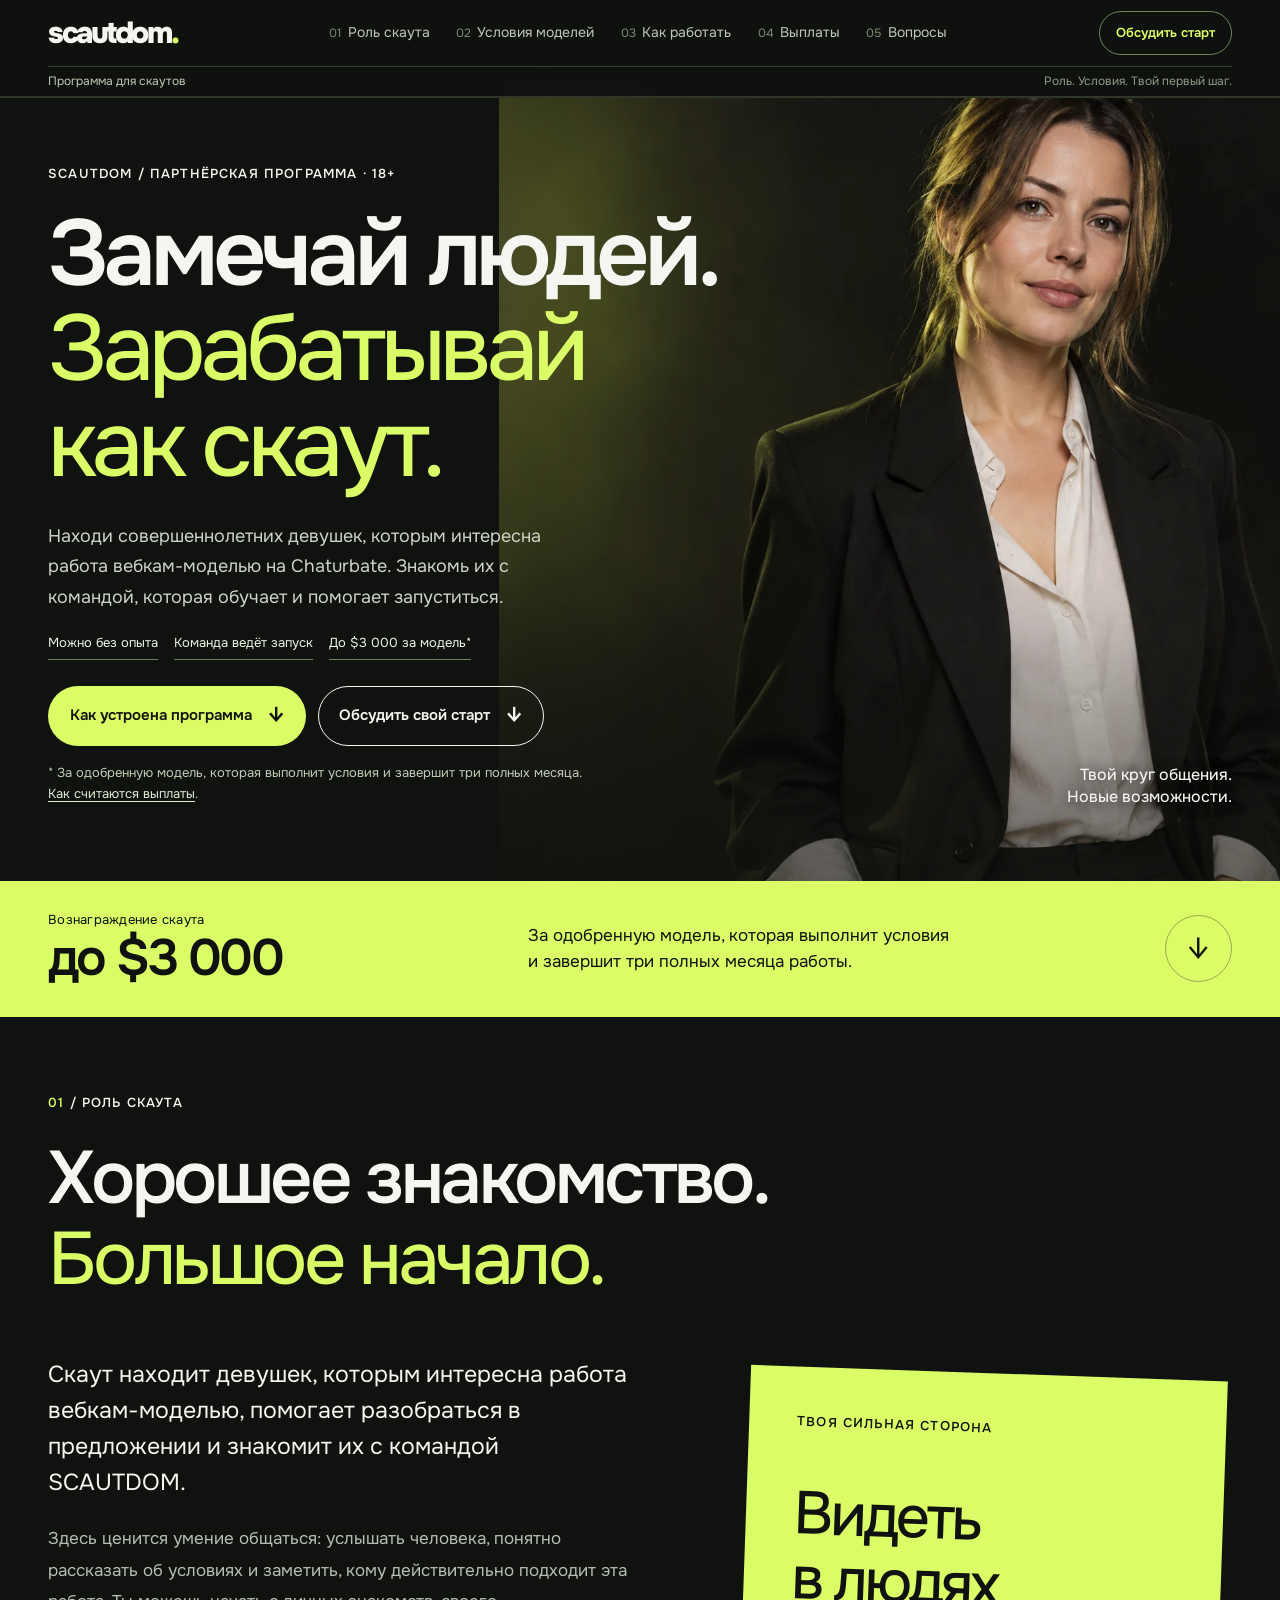
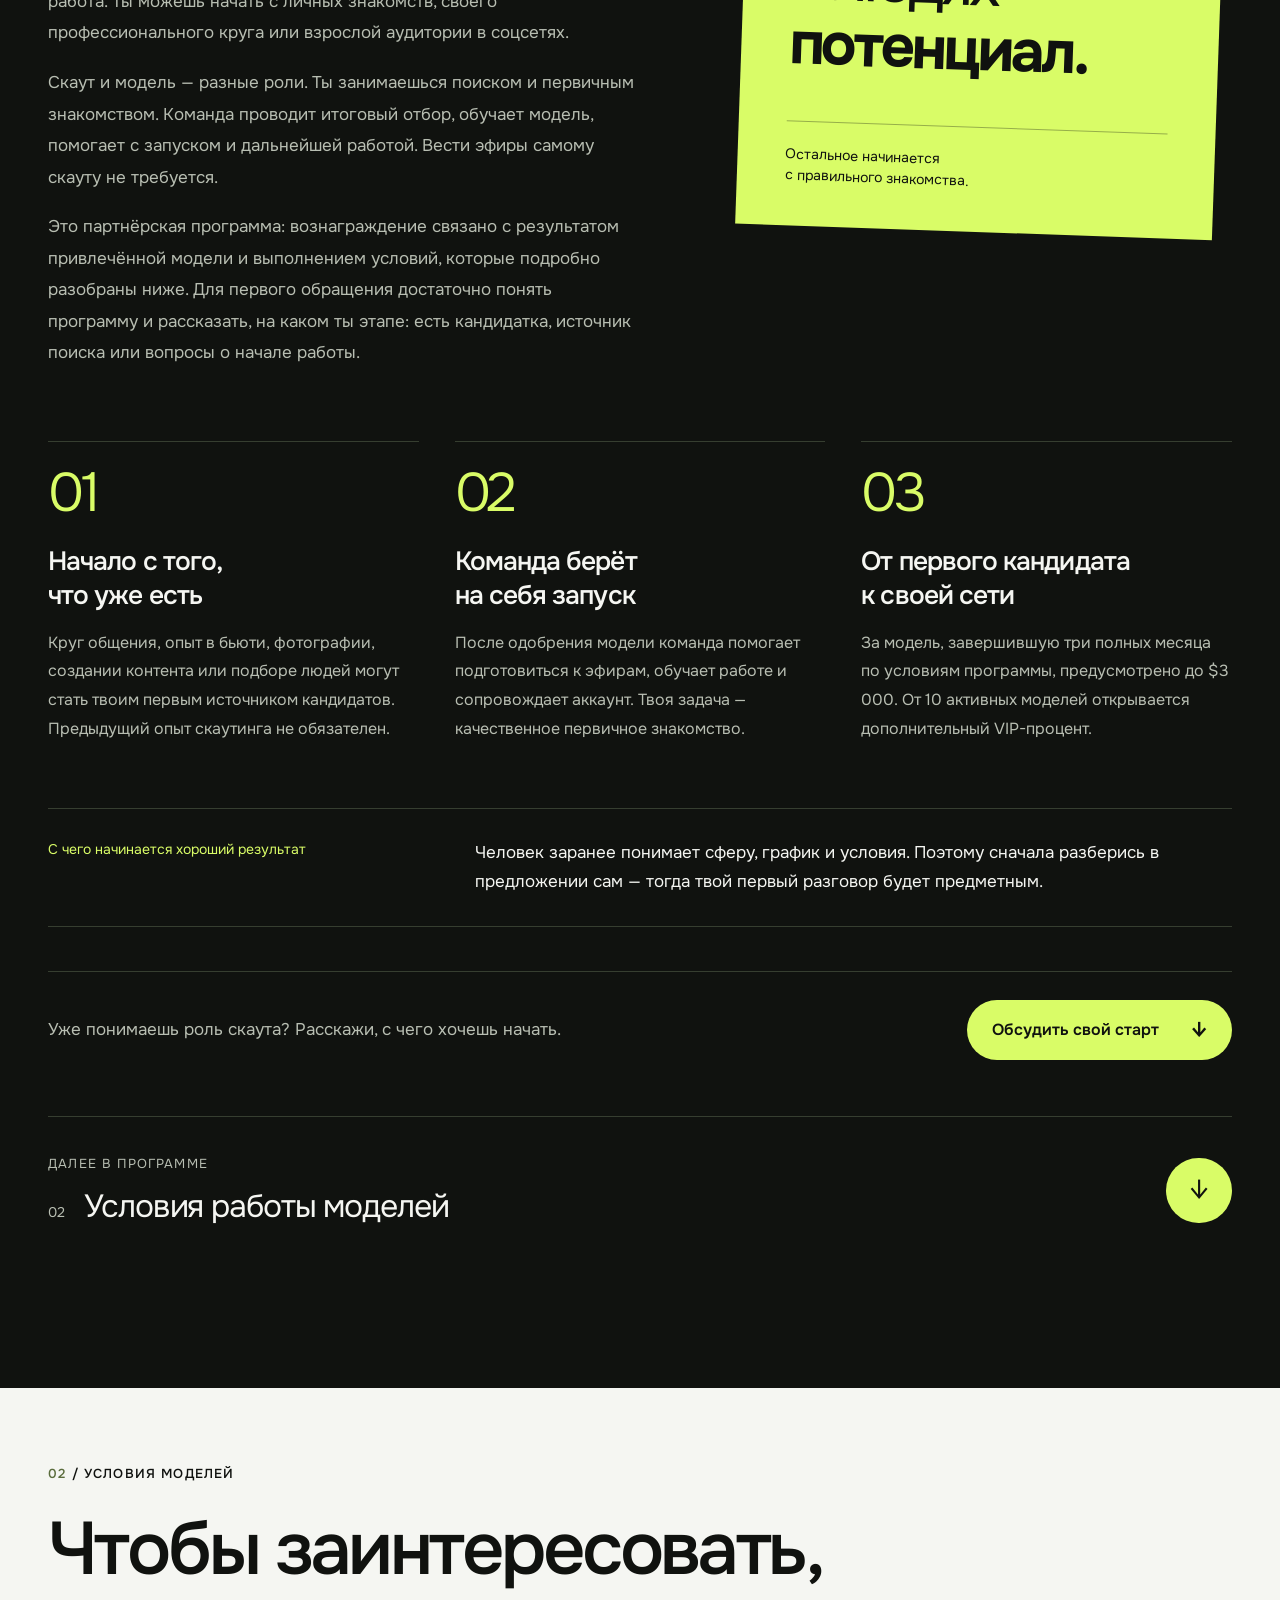
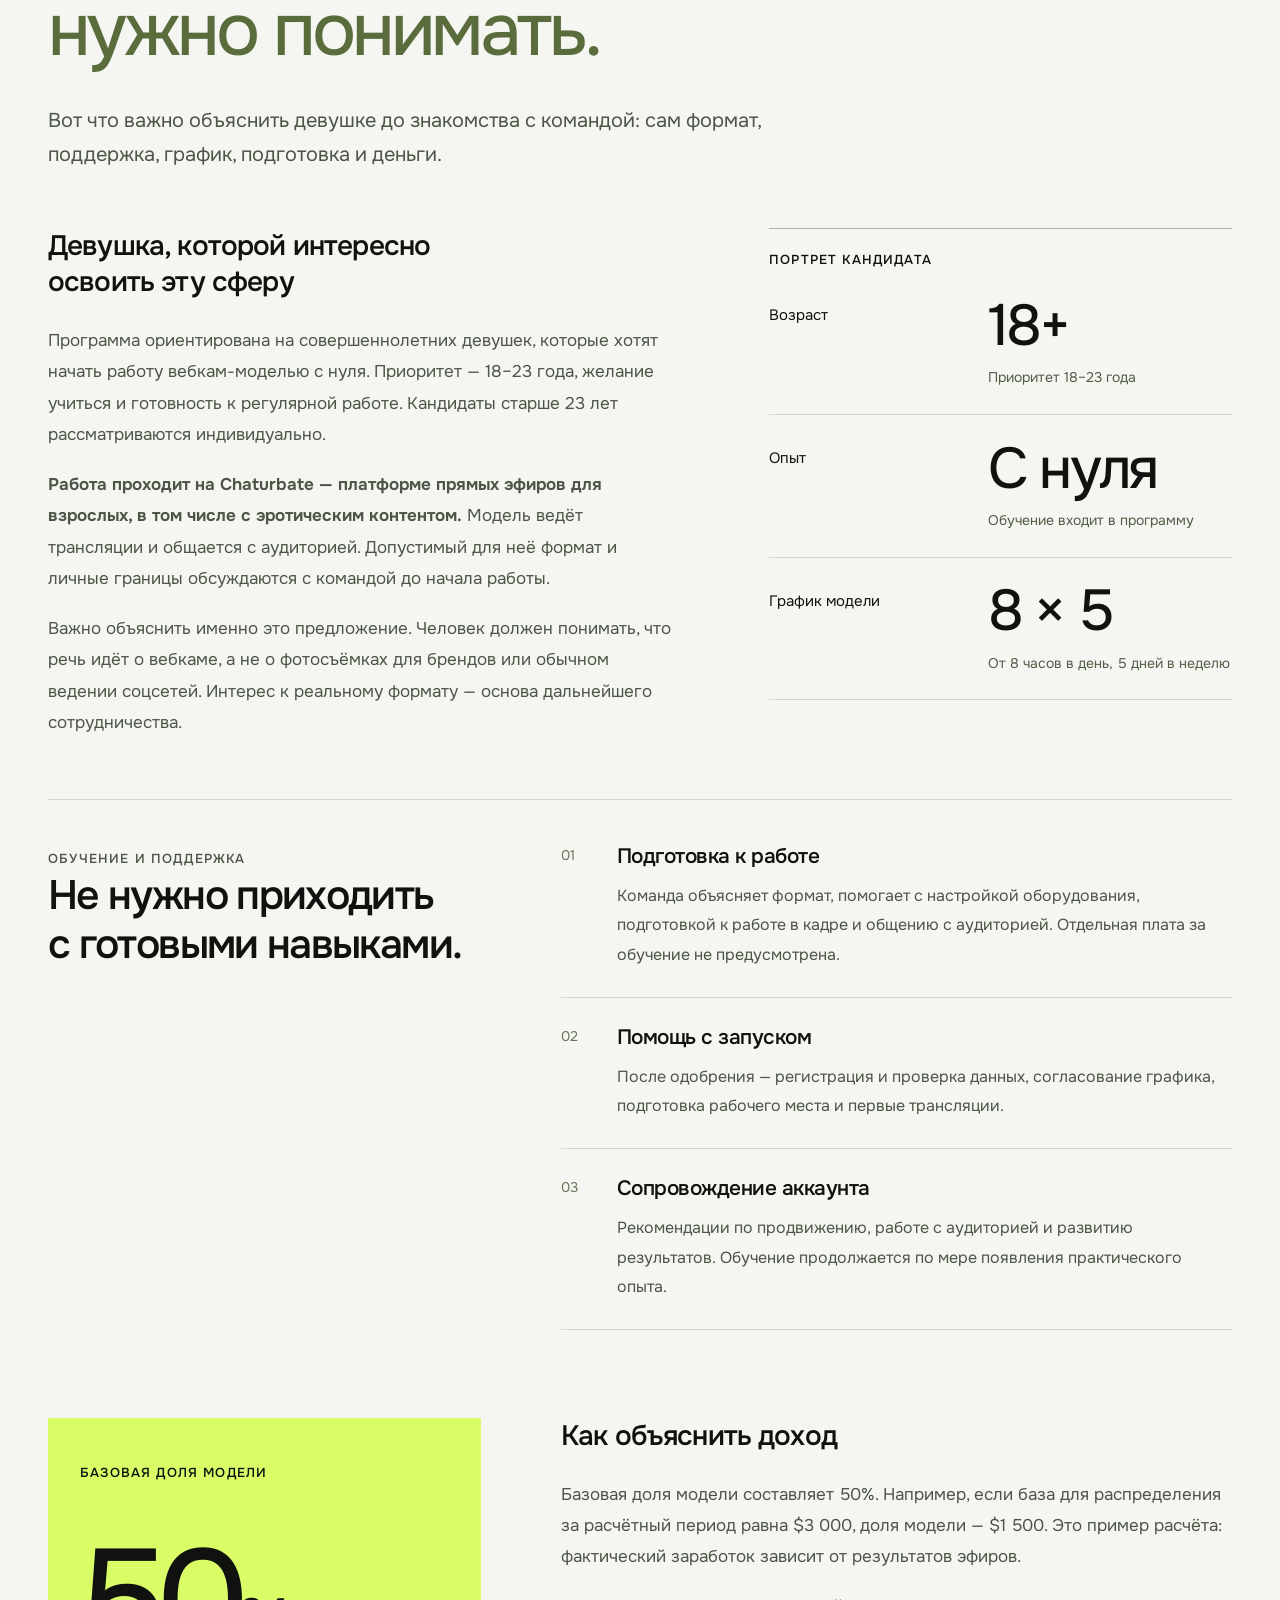
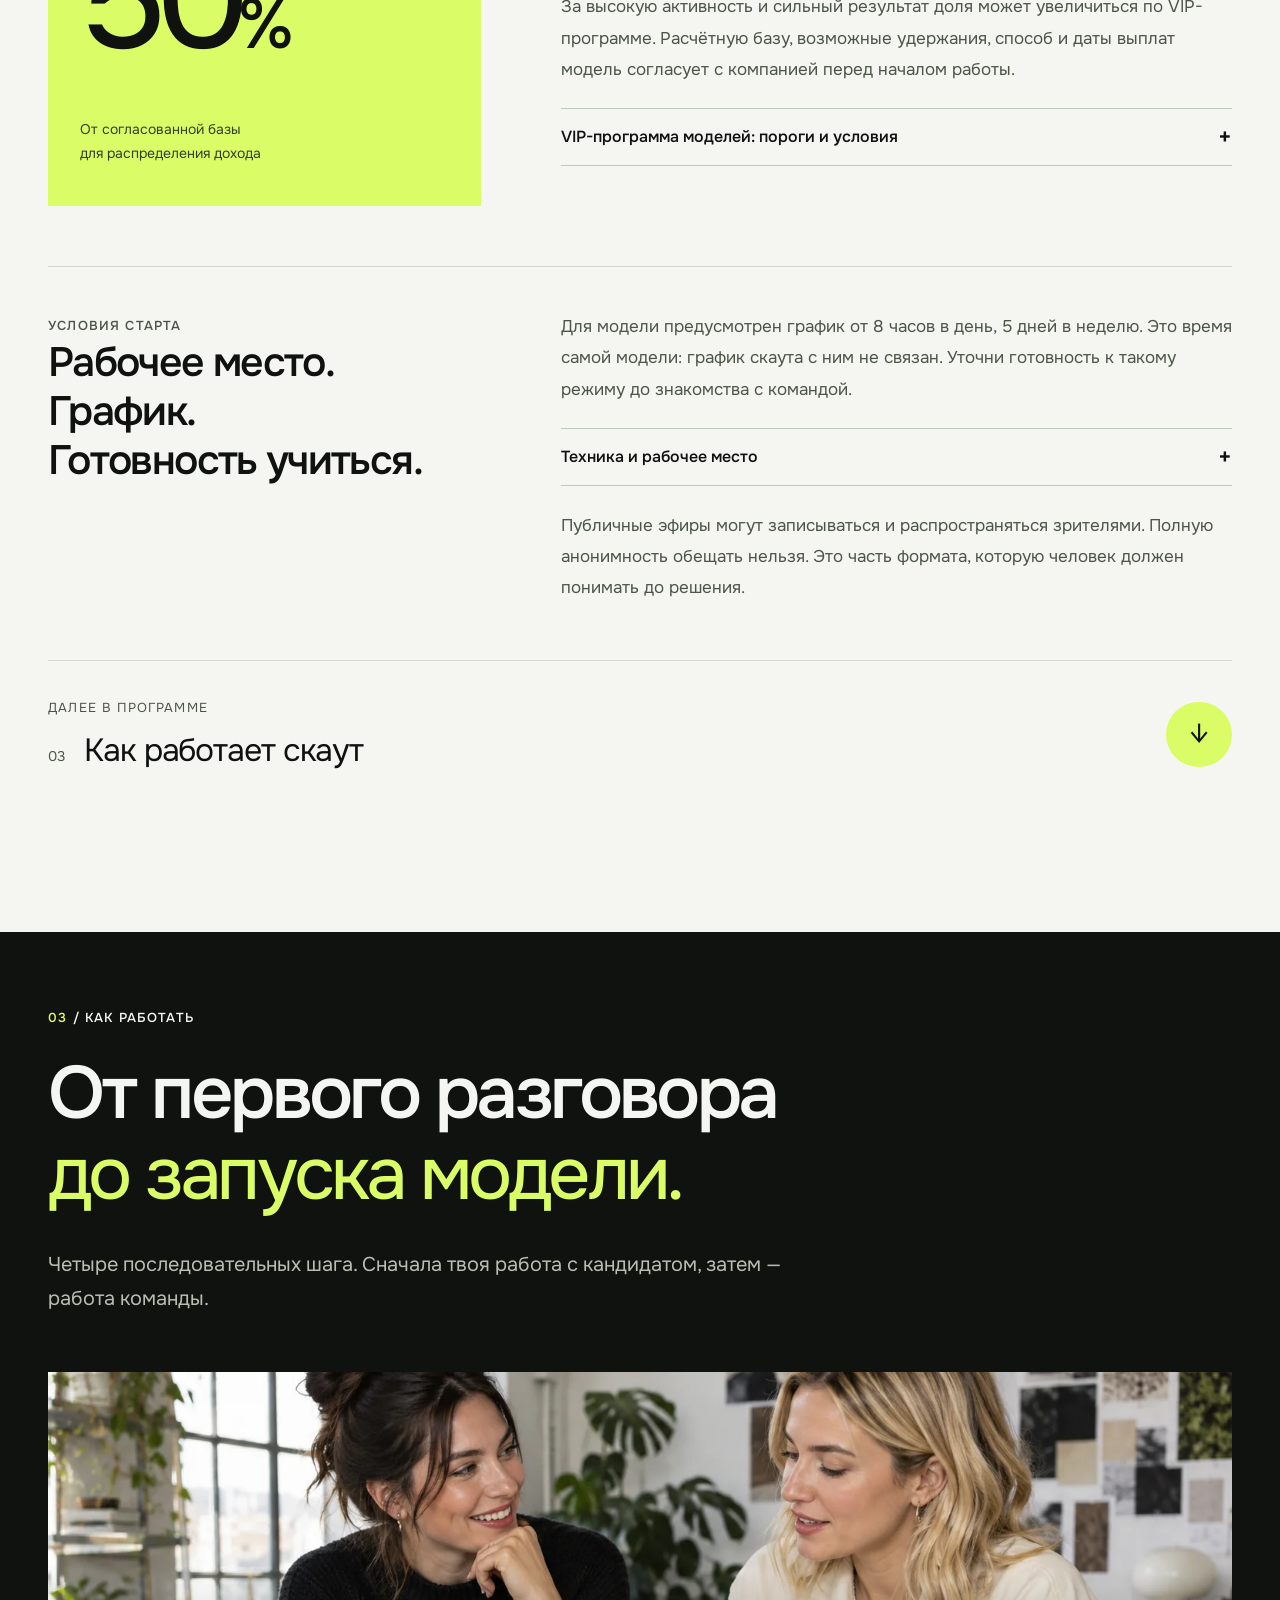
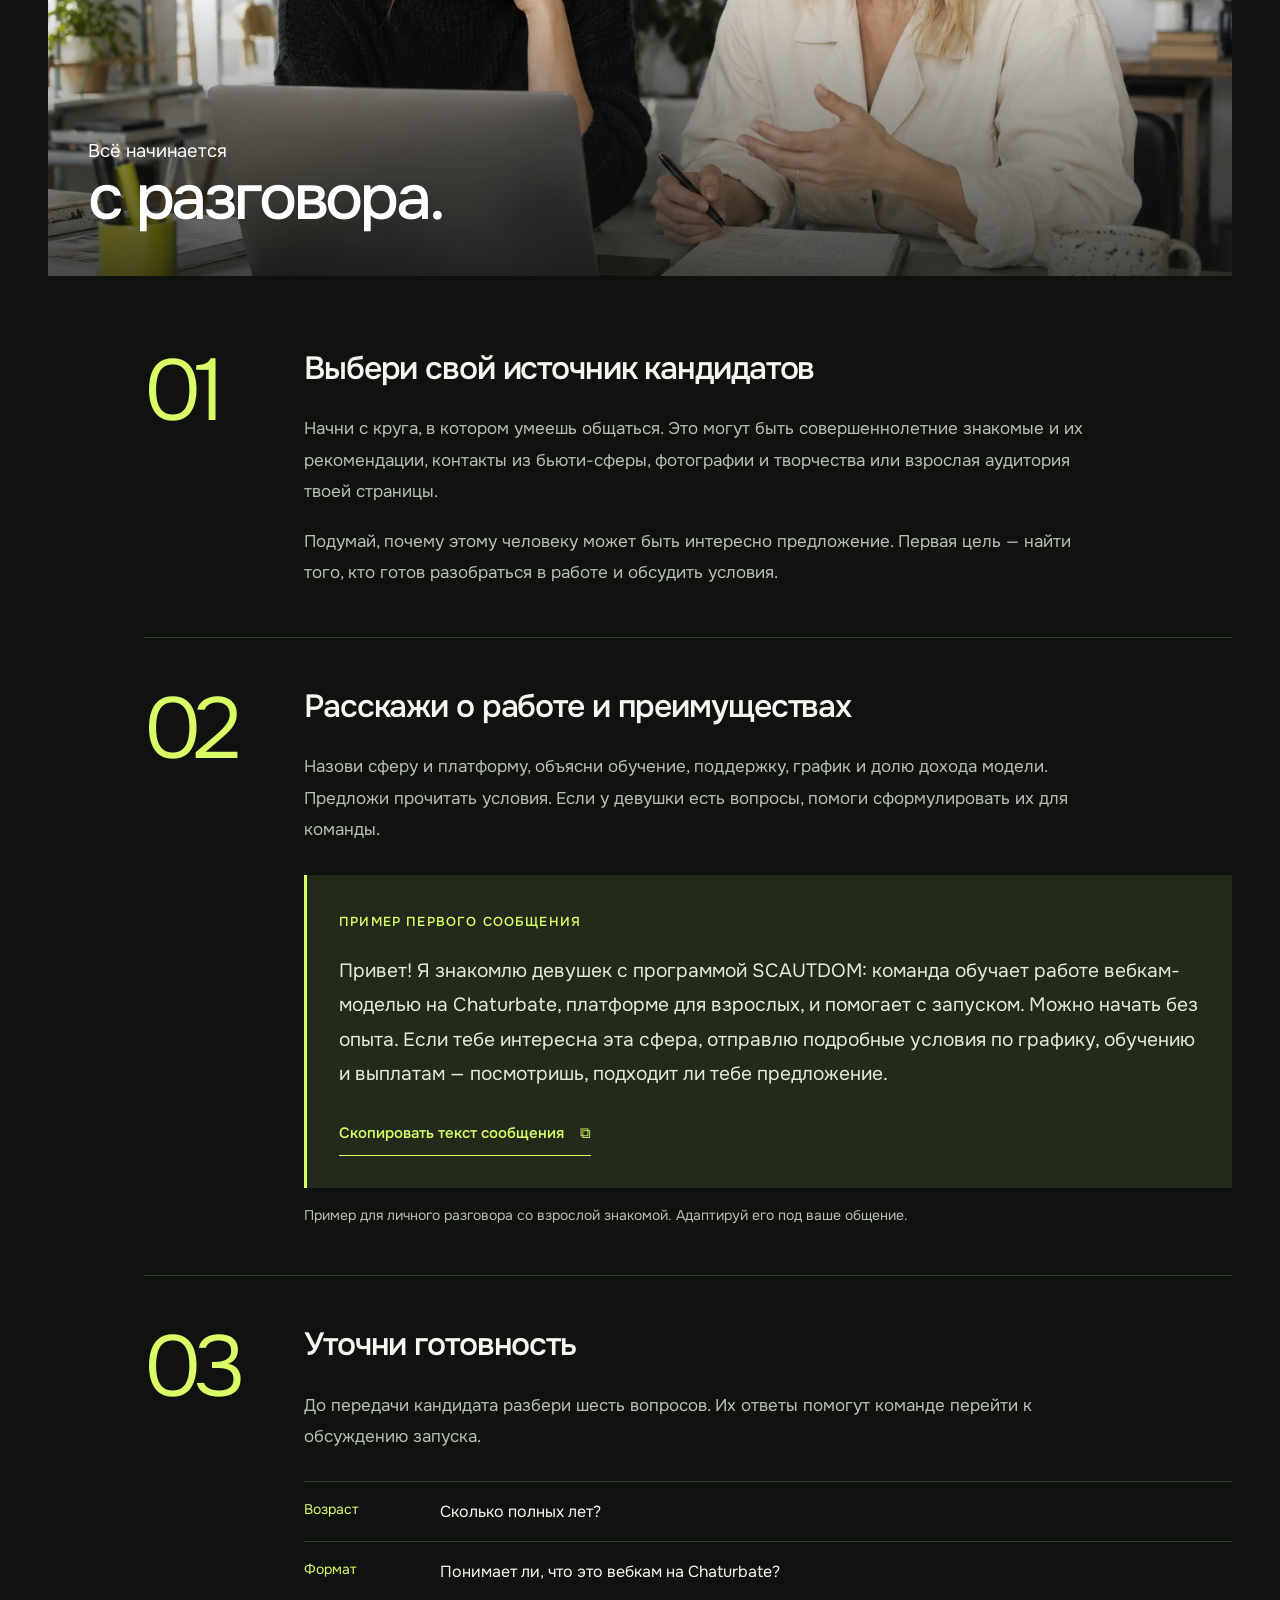
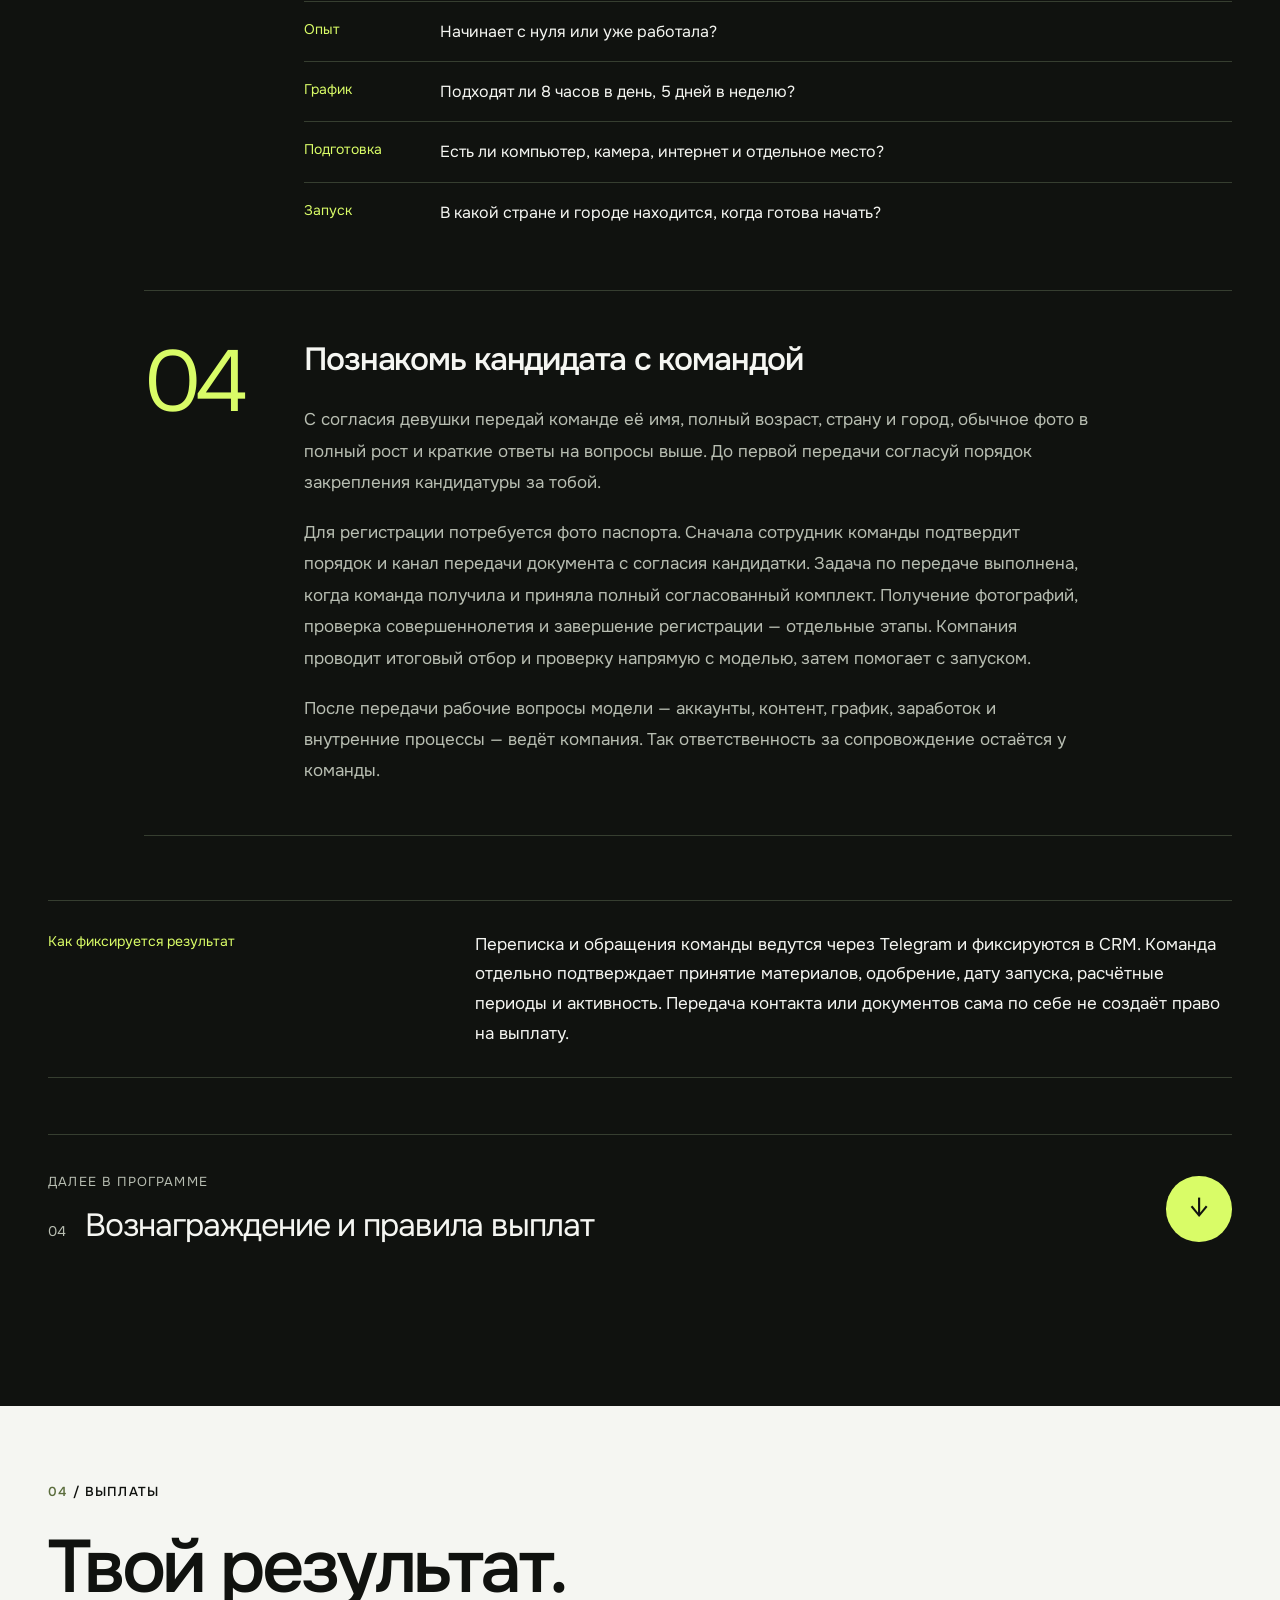
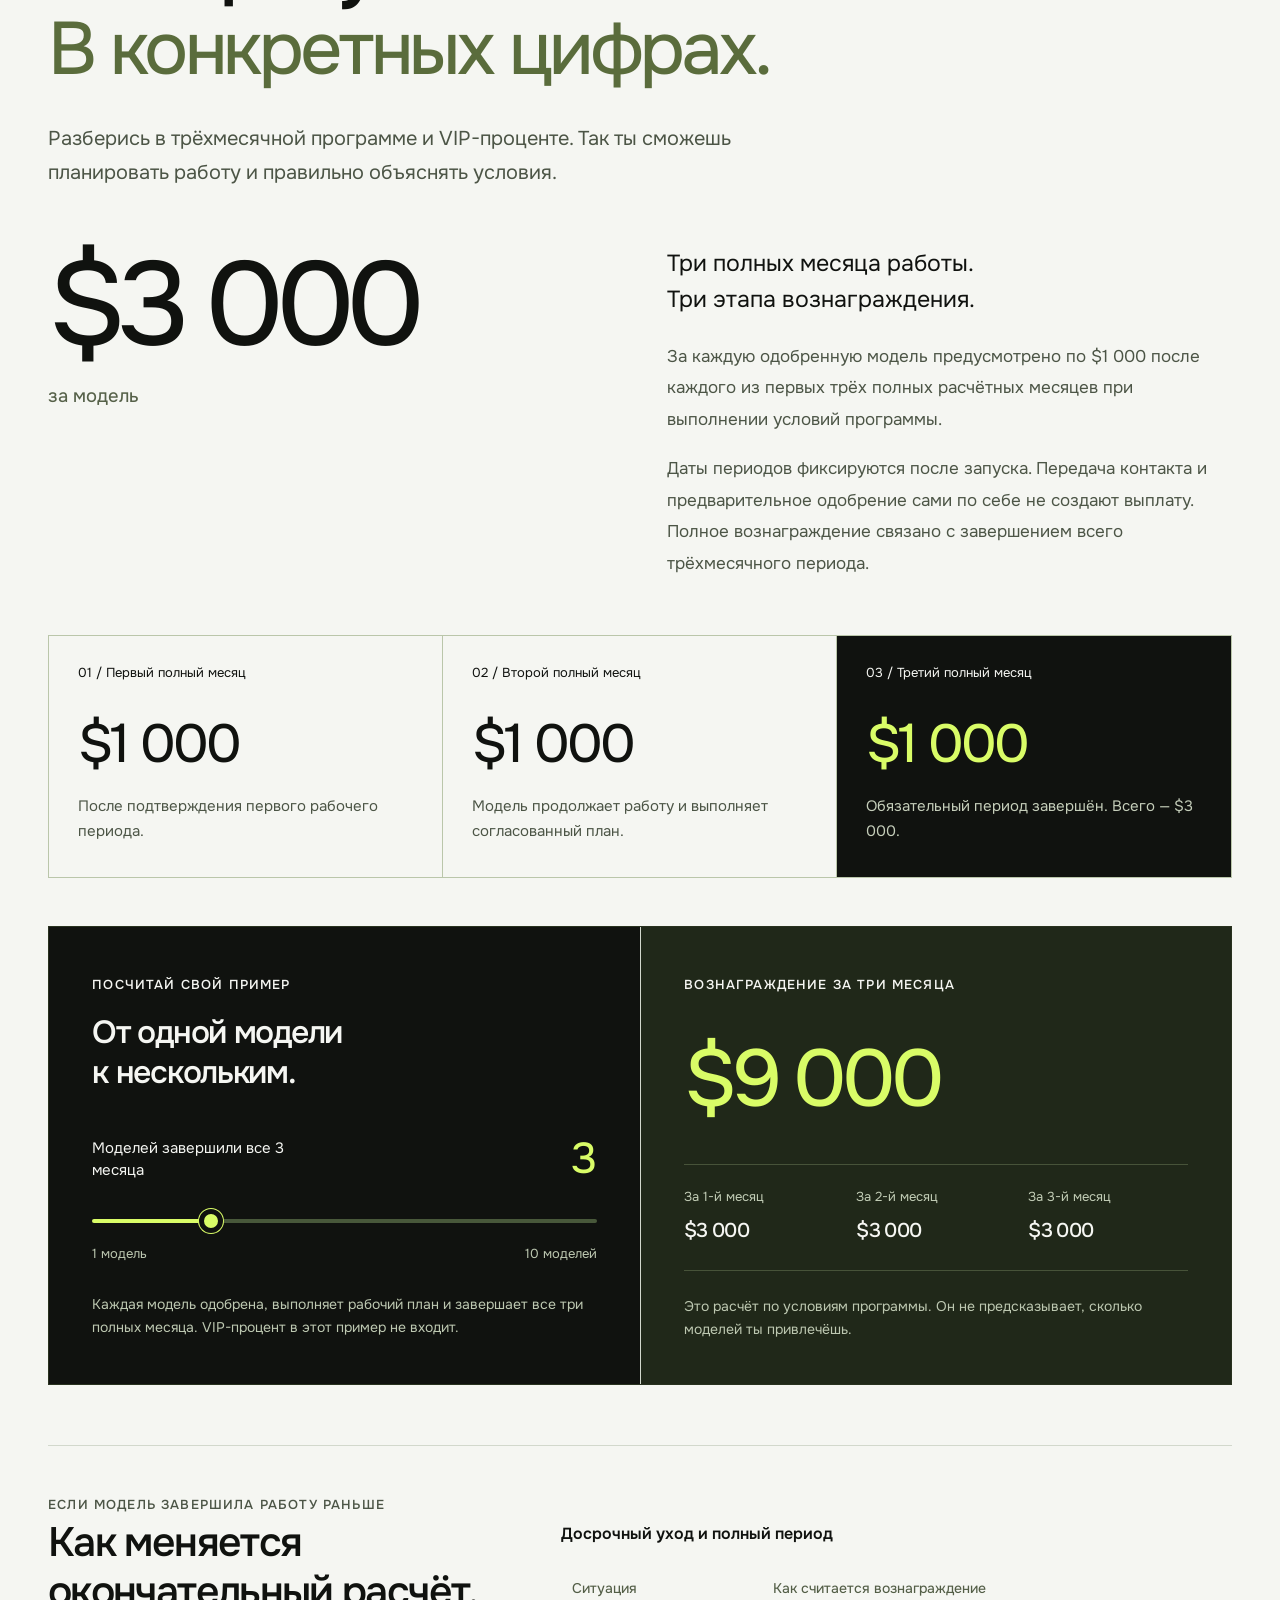
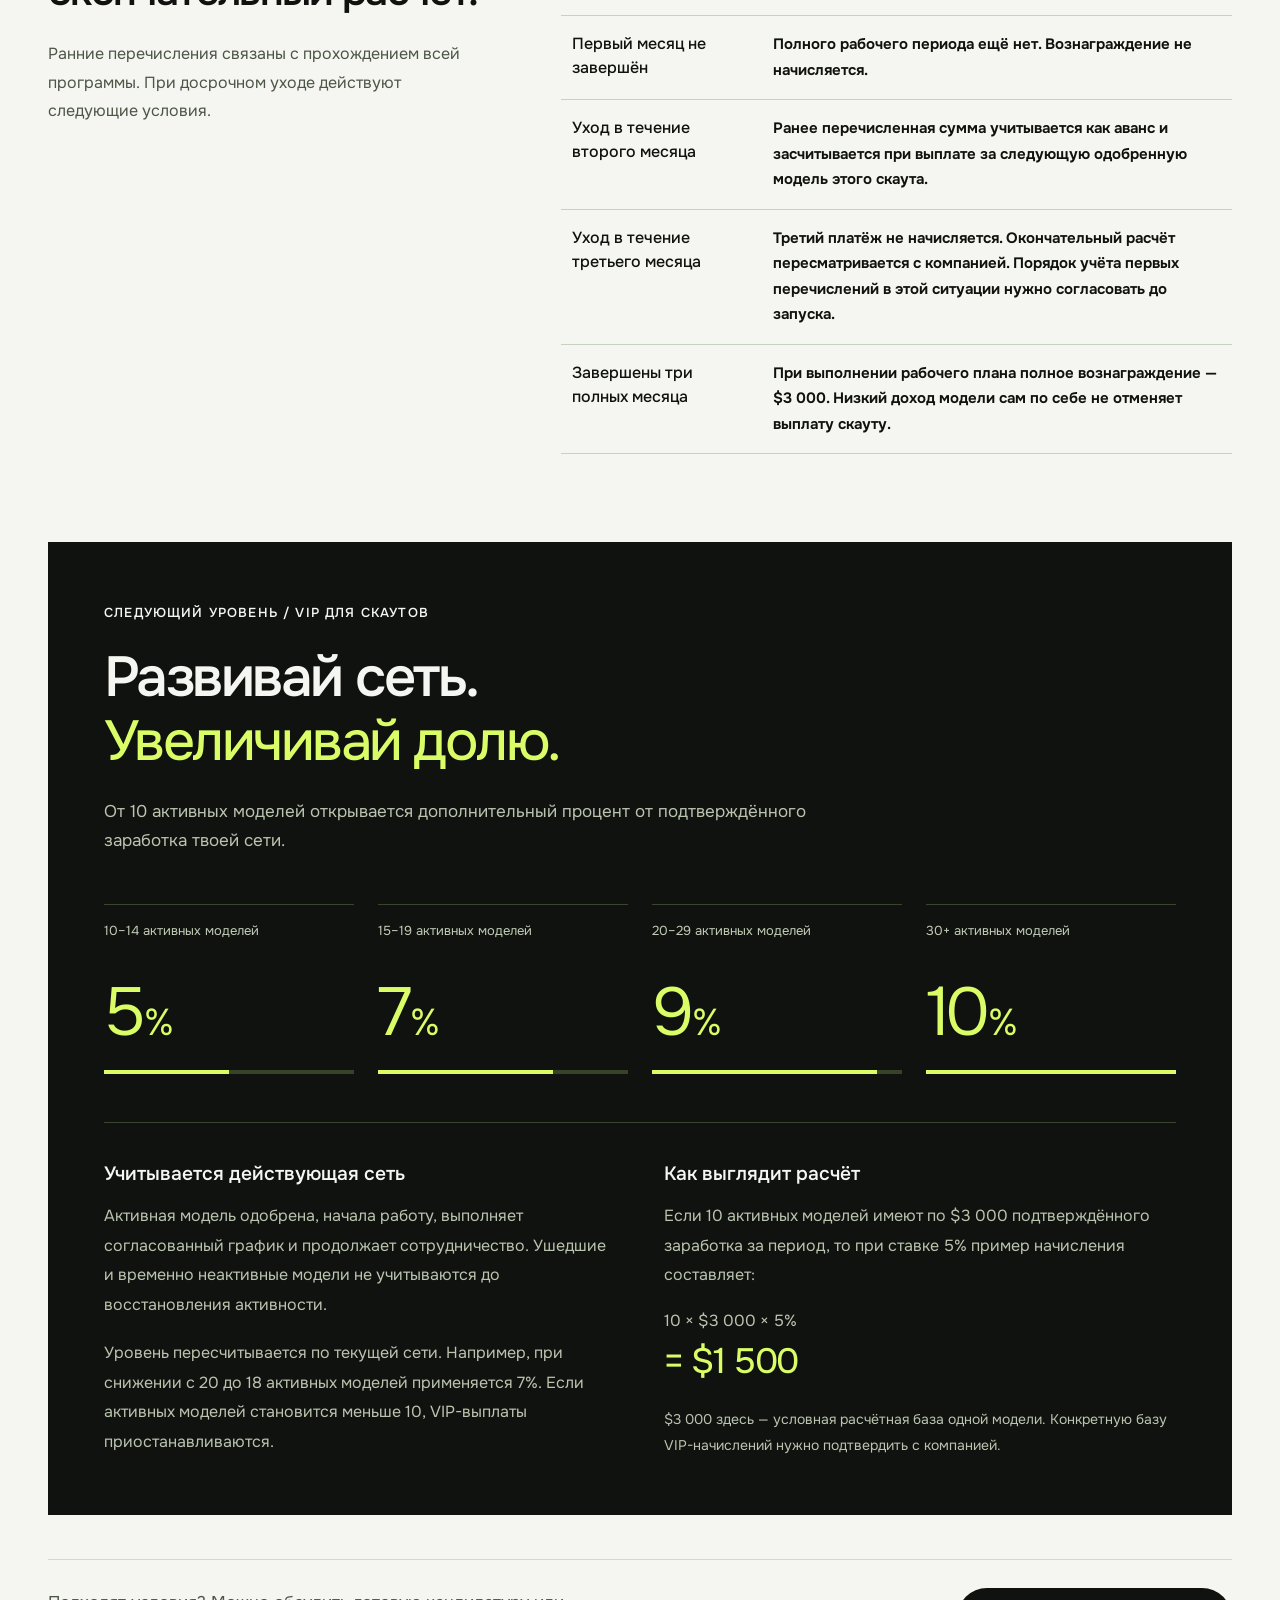
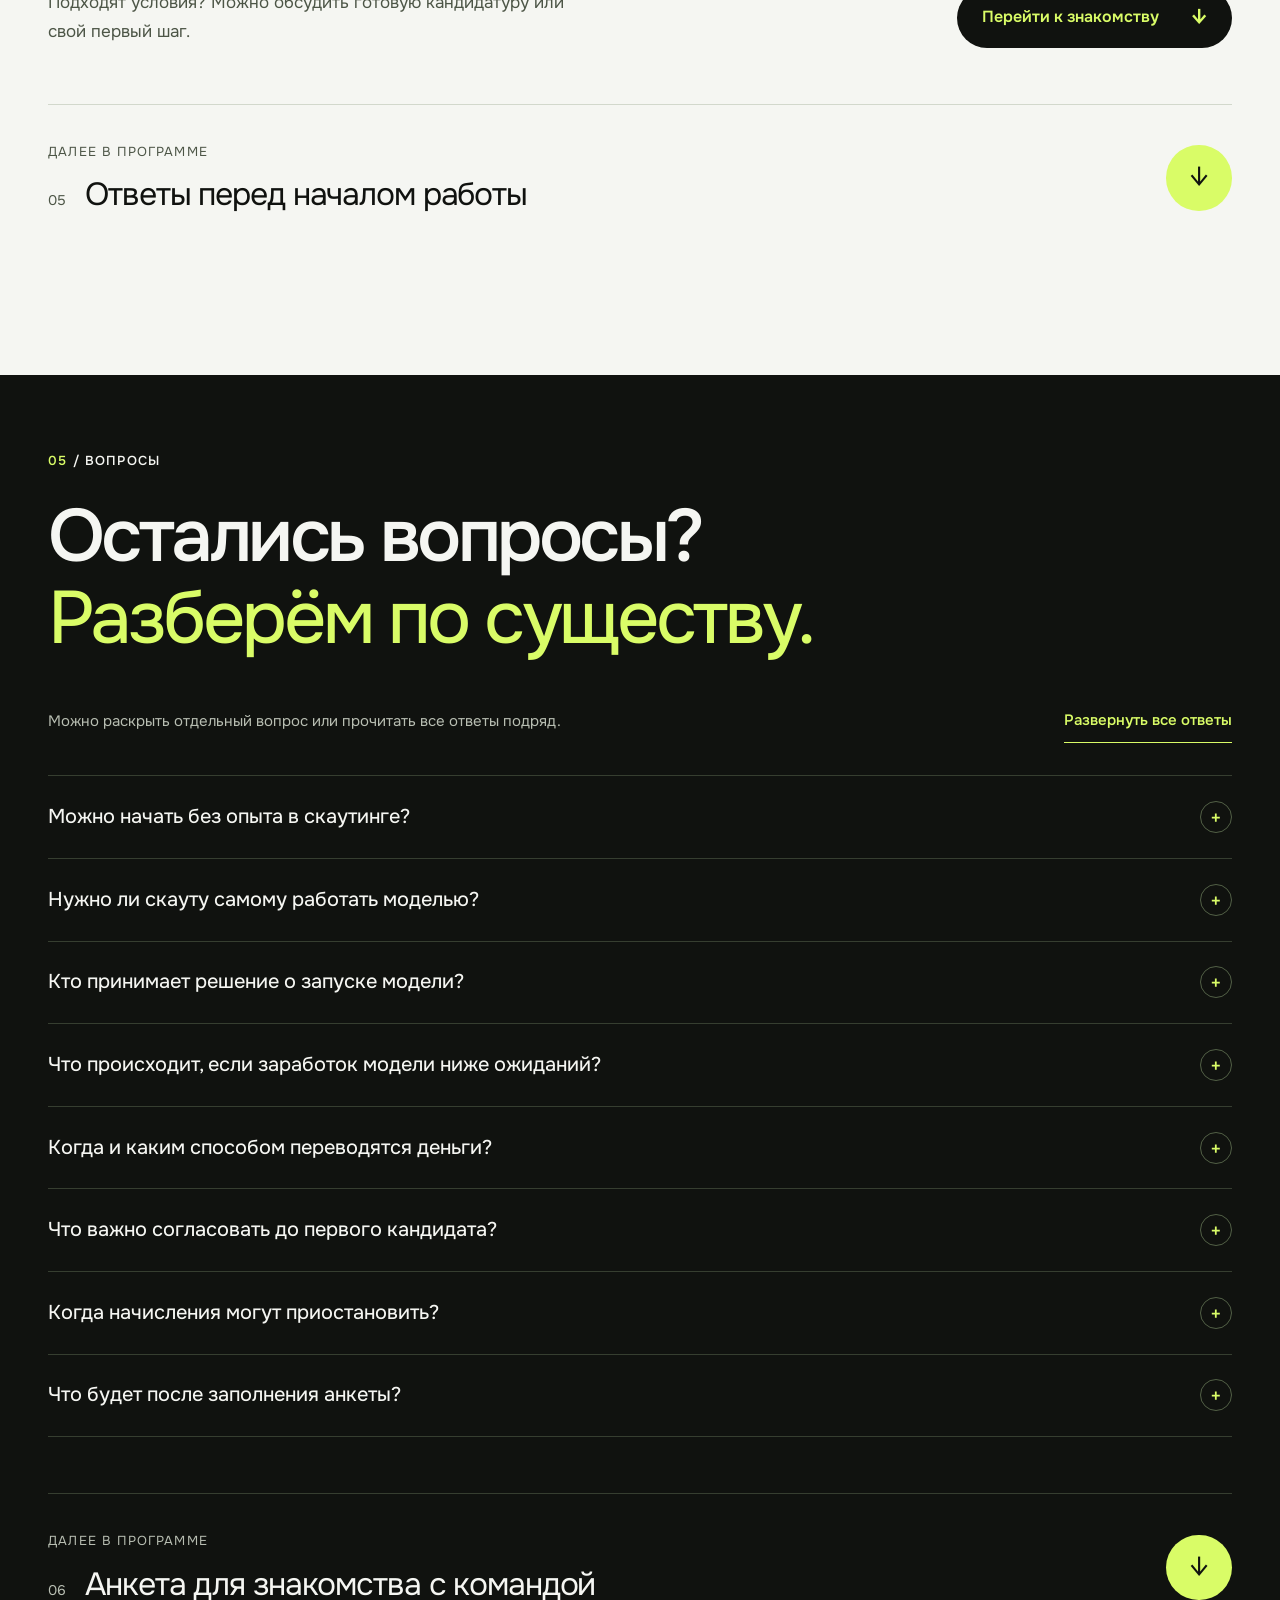
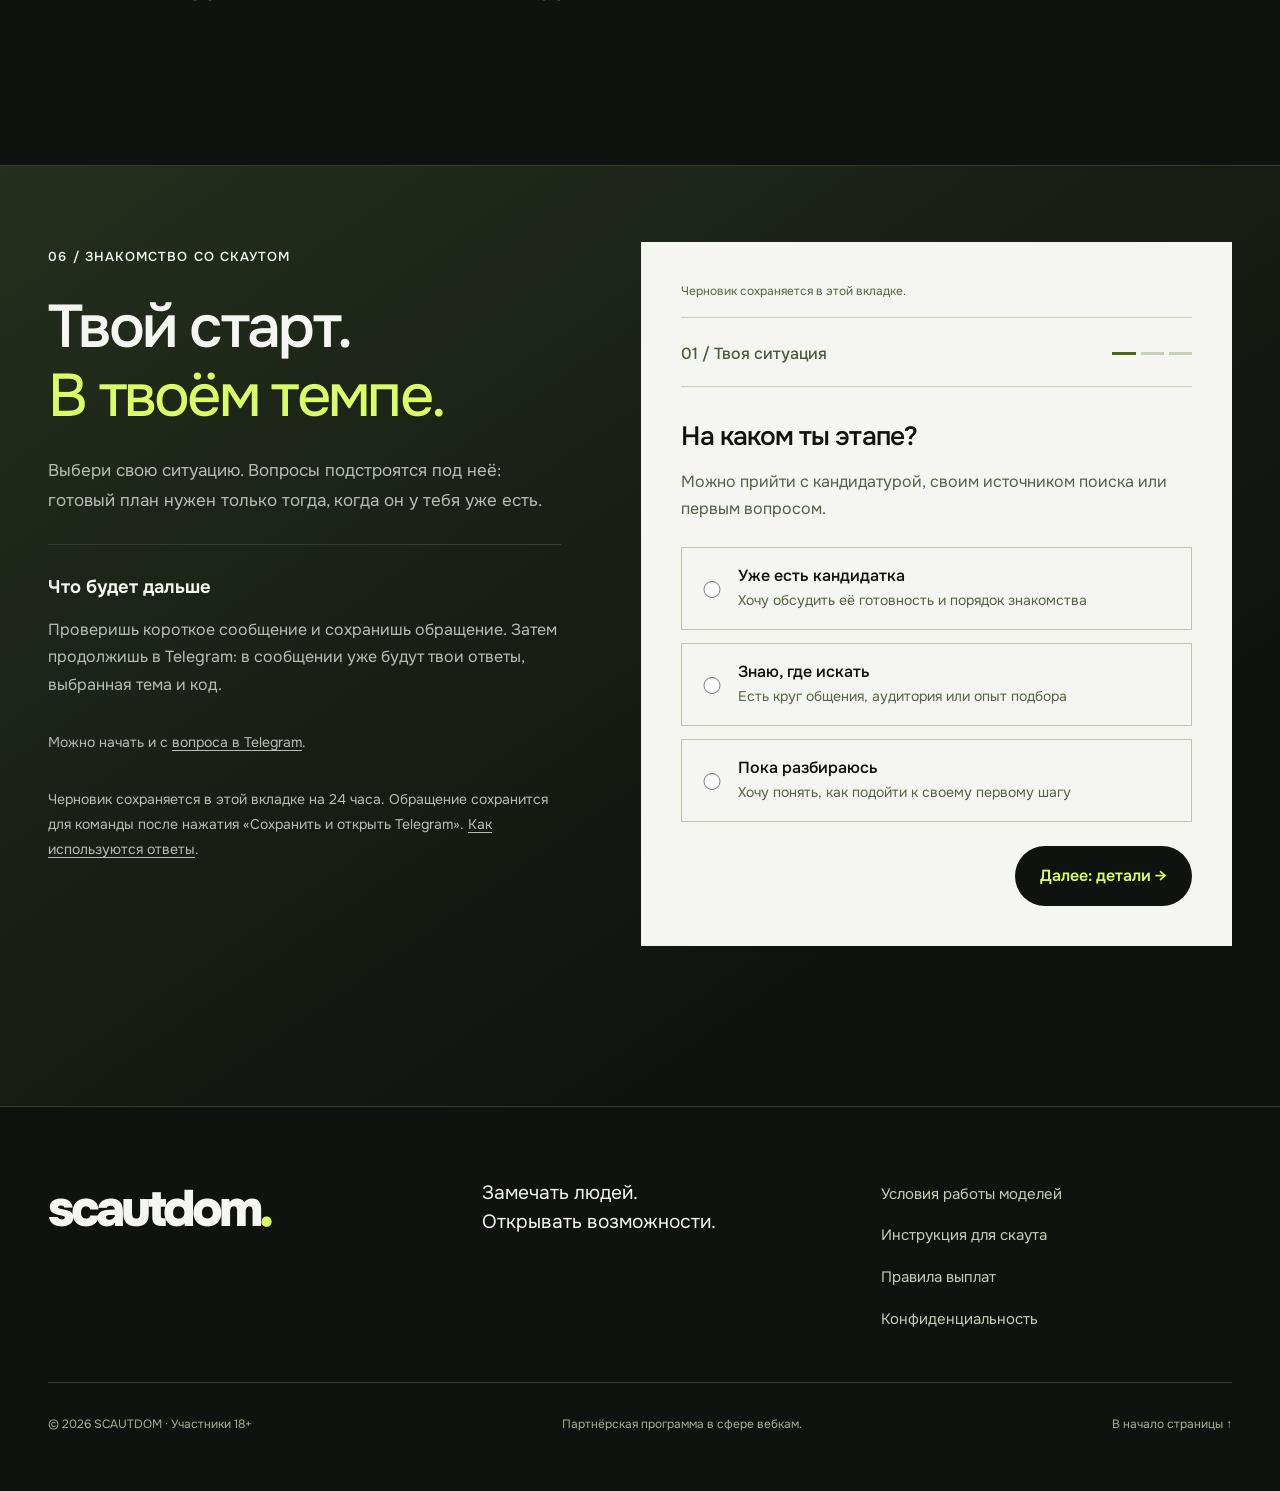
<file: index.html>
<!doctype html>
<html lang="ru"><head><meta charset="utf-8"><meta name="viewport" content="width=device-width, initial-scale=1"><meta name="theme-color" content="#10120f"><meta name="referrer" content="strict-origin-when-cross-origin"><title>SCAUTDOM — работа скаутом: программа, условия и выплаты</title><meta name="description" content="Работа скаутом SCAUTDOM: можно без опыта, команда помогает моделям с запуском. До $3 000 за модель при выполнении программы. Условия и знакомство с командой."><link rel="canonical" href="https://www.scautdom.com/"><meta property="og:type" content="website"><meta property="og:locale" content="ru_RU"><meta property="og:site_name" content="SCAUTDOM"><meta property="og:title" content="SCAUTDOM — работа скаутом: программа, условия и выплаты"><meta property="og:description" content="Работа скаутом SCAUTDOM: можно без опыта, команда помогает моделям с запуском. До $3 000 за модель при выполнении программы. Условия и знакомство с командой."><meta property="og:url" content="https://www.scautdom.com/"><meta property="og:image" content="https://www.scautdom.com/assets/og.png"><meta property="og:image:width" content="1730"><meta property="og:image:height" content="909"><meta property="og:image:alt" content="SCAUTDOM — работа скаутом. Партнёрская программа 18+."><meta name="twitter:card" content="summary_large_image"><meta name="twitter:title" content="SCAUTDOM — работа скаутом: программа, условия и выплаты"><meta name="twitter:description" content="Работа скаутом SCAUTDOM: можно без опыта, команда помогает моделям с запуском. До $3 000 за модель при выполнении программы. Условия и знакомство с командой."><meta name="twitter:image" content="https://www.scautdom.com/assets/og.png"><link rel="icon" href="/assets/favicon.svg" type="image/svg+xml"><link rel="preload" as="image" href="/assets/portrait.svg"><link rel="stylesheet" href="/assets/typeface.css?v=scout-ad-attribution-20260906"><link rel="stylesheet" href="/assets/site.css?v=scout-ad-attribution-20260906"><script src="/assets/lead-core.js?v=scout-ad-attribution-20260906" defer></script><script src="/assets/analytics.js?v=scout-ad-attribution-20260906" defer></script><script src="/assets/site.js?v=scout-ad-attribution-20260906" defer></script></head><body data-release="scout-ad-attribution-20260906" data-page="index.html"><a class="skip" href="#main">К содержанию</a>
<header class="header"><div class="header-inner wrap">
<a class="brand" href="/" aria-label="SCAUTDOM — вся программа">scautdom<span aria-hidden="true">.</span></a>
<nav class="desktop-nav" aria-label="Разделы программы по порядку"><a href="#role" data-chapter-link="role"><span>01</span>Роль скаута</a><a href="#models" data-chapter-link="models"><span>02</span>Условия моделей</a><a href="#workflow" data-chapter-link="workflow"><span>03</span>Как работать</a><a href="#rewards" data-chapter-link="rewards"><span>04</span>Выплаты</a><a href="#questions" data-chapter-link="questions"><span>05</span>Вопросы</a></nav>
<a class="header-apply" href="/#apply"><span class="desktop-cta">Обсудить старт</span><span class="mobile-cta">Начать</span></a>
<details class="mobile-nav"><summary>Разделы <span aria-hidden="true">≡</span></summary><nav aria-label="Разделы программы"><a href="#role" data-chapter-link="role"><span>01</span>Роль скаута</a><a href="#models" data-chapter-link="models"><span>02</span>Условия моделей</a><a href="#workflow" data-chapter-link="workflow"><span>03</span>Как работать</a><a href="#rewards" data-chapter-link="rewards"><span>04</span>Выплаты</a><a href="#questions" data-chapter-link="questions"><span>05</span>Вопросы</a></nav></details>
</div><div class="reading-row wrap"><span data-reading-current>Программа для скаутов</span><span class="reading-note">Роль. Условия. Твой первый шаг.</span></div><div class="reading-progress" aria-hidden="true"><div data-reading-progress></div></div></header><main id="main"><section class="hero"><div class="hero-media"><img src="/assets/portrait.svg" width="1122" height="1402" fetchpriority="high" alt="Портрет для визуальной истории SCAUTDOM"></div><div class="hero-shade"></div><div class="wrap hero-inner"><div class="hero-copy"><p class="eyebrow">SCAUTDOM / Партнёрская программа · 18+</p><h1>Замечай людей.<br><em>Зарабатывай<br>как скаут.</em></h1><p class="hero-lead">Находи совершеннолетних девушек, которым интересна работа вебкам-моделью на Chaturbate. Знакомь их с командой, которая обучает и помогает запуститься.</p><div class="hero-facts"><span>Можно без опыта</span><span>Команда ведёт запуск</span><span>До $3 000 за модель*</span></div><div class="hero-actions"><a class="button primary" href="#role">Как устроена программа<span aria-hidden="true">↓</span></a><a class="button secondary" href="#apply">Обсудить свой старт<span aria-hidden="true">↓</span></a></div><p class="hero-note">* За одобренную модель, которая выполнит условия и завершит три полных месяца. <a href="#rewards">Как считаются выплаты</a>.</p></div><div class="hero-side-note"><span>Твой круг общения.</span><span>Новые возможности.</span></div></div></section>
<div class="offer-strip"><div class="wrap offer-inner"><p><span>Вознаграждение скаута</span><strong>до $3 000</strong></p><p>За одобренную модель, которая выполнит условия<br>и завершит три полных месяца работы.</p><span class="offer-mark" aria-hidden="true">↓</span></div></div><section class="chapter " id="role" data-chapter="01" data-chapter-title="Роль скаута"><div class="wrap"><div class="chapter-heading"><p class="eyebrow"><span>01</span> / Роль скаута</p><h2>Хорошее знакомство.<br><em>Большое начало.</em></h2></div>
<div class="role-layout"><div class="reading-copy"><p class="lead">Скаут находит девушек, которым интересна работа вебкам-моделью, помогает разобраться в предложении и знакомит их с командой SCAUTDOM.</p>
<p>Здесь ценится умение общаться: услышать человека, понятно рассказать об условиях и заметить, кому действительно подходит эта работа. Ты можешь начать с личных знакомств, своего профессионального круга или взрослой аудитории в соцсетях.</p>
<p>Скаут и модель — разные роли. Ты занимаешься поиском и первичным знакомством. Команда проводит итоговый отбор, обучает модель, помогает с запуском и дальнейшей работой. Вести эфиры самому скауту не требуется.</p>
<p>Это партнёрская программа: вознаграждение связано с результатом привлечённой модели и выполнением условий, которые подробно разобраны ниже. Для первого обращения достаточно понять программу и рассказать, на каком ты этапе: есть кандидатка, источник поиска или вопросы о начале работы.</p></div>
<div class="role-manifesto"><span class="eyebrow">Твоя сильная сторона</span><p>Видеть<br>в людях<br><em>потенциал.</em></p><span class="manifesto-foot">Остальное начинается<br>с правильного знакомства.</span></div></div>
<div class="benefit-trio"><article><span class="feature-index">01</span><h3>Начало с того,<br>что уже есть</h3><p>Круг общения, опыт в бьюти, фотографии, создании контента или подборе людей могут стать твоим первым источником кандидатов. Предыдущий опыт скаутинга не обязателен.</p></article><article><span class="feature-index">02</span><h3>Команда берёт<br>на себя запуск</h3><p>После одобрения модели команда помогает подготовиться к эфирам, обучает работе и сопровождает аккаунт. Твоя задача — качественное первичное знакомство.</p></article><article><span class="feature-index">03</span><h3>От первого кандидата<br>к своей сети</h3><p>За модель, завершившую три полных месяца по условиям программы, предусмотрено до $3 000. От 10 активных моделей открывается дополнительный VIP-процент.</p></article></div>
<div class="editor-note"><span>С чего начинается хороший результат</span><p>Человек заранее понимает сферу, график и условия. Поэтому сначала разберись в предложении сам — тогда твой первый разговор будет предметным.</p></div>
<div class="chapter-action"><p>Уже понимаешь роль скаута? Расскажи, с чего хочешь начать.</p><a class="button primary" href="#apply">Обсудить свой старт<span aria-hidden="true">↓</span></a></div><a class="next-chapter" href="#models"><span class="next-caption">Далее в программе</span><span class="next-name"><small>02</small>Условия работы моделей</span><span class="next-arrow" aria-hidden="true">↓</span></a></div></section><section class="chapter paper" id="models" data-chapter="02" data-chapter-title="Условия моделей"><div class="wrap"><div class="chapter-heading"><p class="eyebrow"><span>02</span> / Условия моделей</p><h2>Чтобы заинтересовать,<br><em>нужно понимать.</em></h2></div><p class="chapter-intro">Вот что важно объяснить девушке до знакомства с командой: сам формат, поддержка, график, подготовка и деньги.</p>
<div class="reading-grid"><div class="reading-copy"><h3>Девушка, которой интересно освоить эту сферу</h3><p>Программа ориентирована на совершеннолетних девушек, которые хотят начать работу вебкам-моделью с нуля. Приоритет — 18–23 года, желание учиться и готовность к регулярной работе. Кандидаты старше 23 лет рассматриваются индивидуально.</p>
<p><strong>Работа проходит на Chaturbate — платформе прямых эфиров для взрослых, в том числе с эротическим контентом.</strong> Модель ведёт трансляции и общается с аудиторией. Допустимый для неё формат и личные границы обсуждаются с командой до начала работы.</p>
<p>Важно объяснить именно это предложение. Человек должен понимать, что речь идёт о вебкаме, а не о фотосъёмках для брендов или обычном ведении соцсетей. Интерес к реальному формату — основа дальнейшего сотрудничества.</p></div>
<aside class="candidate-facts"><span class="eyebrow">Портрет кандидата</span><dl><div><dt>Возраст</dt><dd>18+<small>Приоритет 18–23 года</small></dd></div><div><dt>Опыт</dt><dd>С нуля<small>Обучение входит в программу</small></dd></div><div><dt>График модели</dt><dd>8 × 5<small>От 8 часов в день, 5 дней в неделю</small></dd></div></dl></aside></div>
<div class="subsection"><div class="subhead"><span class="eyebrow">Обучение и поддержка</span><h3>Не нужно приходить<br>с готовыми навыками.</h3></div><div class="support-list"><article><span>01</span><div><h4>Подготовка к работе</h4><p>Команда объясняет формат, помогает с настройкой оборудования, подготовкой к работе в кадре и общению с аудиторией. Отдельная плата за обучение не предусмотрена.</p></div></article><article><span>02</span><div><h4>Помощь с запуском</h4><p>После одобрения — регистрация и проверка данных, согласование графика, подготовка рабочего места и первые трансляции.</p></div></article><article><span>03</span><div><h4>Сопровождение аккаунта</h4><p>Рекомендации по продвижению, работе с аудиторией и развитию результатов. Обучение продолжается по мере появления практического опыта.</p></div></article></div></div>
<div class="model-economy"><div class="share-figure"><span class="eyebrow">Базовая доля модели</span><strong>50<span>%</span></strong><p>От согласованной базы<br>для распределения дохода</p></div><div class="reading-copy"><h3>Как объяснить доход</h3><p>Базовая доля модели составляет 50%. Например, если база для распределения за расчётный период равна $3 000, доля модели — $1 500. Это пример расчёта: фактический заработок зависит от результатов эфиров.</p><p>За высокую активность и сильный результат доля может увеличиться по VIP-программе. Расчётную базу, возможные удержания, способ и даты выплат модель согласует с компанией перед началом работы.</p><details class="inline-details"><summary>VIP-программа моделей: пороги и условия <span aria-hidden="true">+</span></summary><div class="details-body"><div class="table-scroll"><table><caption>VIP-программа моделей</caption><thead><tr><th scope="col">Результат за месяц</th><th scope="col">Доля модели</th></tr></thead><tbody><tr><th scope="row">$5 000</th><td>52%</td></tr><tr><th scope="row">$8 000</th><td>55%</td></tr><tr><th scope="row">$20 000</th><td>60%</td></tr></tbody></table></div><p class="small">Повышение рассматривается за конкретный месяц при высокой активности и выполнении рабочего плана; для VIP предусмотрен график около 10 часов в сутки. Расчётную базу порогов нужно подтвердить с командой.</p></div></details></div></div>
<div class="subsection"><div class="subhead"><span class="eyebrow">Условия старта</span><h3>Рабочее место.<br>График.<br>Готовность учиться.</h3></div><div class="reading-copy"><p>Для модели предусмотрен график от 8 часов в день, 5 дней в неделю. Это время самой модели: график скаута с ним не связан. Уточни готовность к такому режиму до знакомства с командой.</p><details class="inline-details"><summary>Техника и рабочее место <span aria-hidden="true">+</span></summary><div class="details-body"><ul class="detail-list"><li><strong>Компьютер и камера.</strong> Техника должна стабильно работать во время длительных трансляций. В программе указаны Logitech C920 или C920s как варианты камеры.</li><li><strong>Стабильный интернет.</strong> От 20 Мбит/с на приём и на отдачу. Важна устойчивость соединения.</li><li><strong>Отдельное пространство.</strong> Место, где можно спокойно вести эфиры, настроить свет и соблюдать рабочий график.</li></ul><p>Если часть оборудования ещё нужно подготовить, это обсуждается с командой после предварительного рассмотрения. Возможность запуска также зависит от страны проживания кандидата.</p></div></details><p>Публичные эфиры могут записываться и распространяться зрителями. Полную анонимность обещать нельзя. Это часть формата, которую человек должен понимать до решения.</p></div></div>
<a class="next-chapter" href="#workflow"><span class="next-caption">Далее в программе</span><span class="next-name"><small>03</small>Как работает скаут</span><span class="next-arrow" aria-hidden="true">↓</span></a></div></section><section class="chapter " id="workflow" data-chapter="03" data-chapter-title="Как работать"><div class="wrap"><div class="chapter-heading"><p class="eyebrow"><span>03</span> / Как работать</p><h2>От первого разговора<br><em>до запуска модели.</em></h2></div><p class="chapter-intro">Четыре последовательных шага. Сначала твоя работа с кандидатом, затем — работа команды.</p>
<div class="process-photo"><img src="/assets/conversation.svg" width="1536" height="1024" loading="lazy" alt="Иллюстрация: обсуждение проекта за ноутбуком"><div class="photo-note"><span>Всё начинается</span><strong>с разговора.</strong></div></div>
<div class="process-steps"><article><div class="process-number">01</div><div><h3>Выбери свой источник кандидатов</h3><p>Начни с круга, в котором умеешь общаться. Это могут быть совершеннолетние знакомые и их рекомендации, контакты из бьюти-сферы, фотографии и творчества или взрослая аудитория твоей страницы.</p><p>Подумай, почему этому человеку может быть интересно предложение. Первая цель — найти того, кто готов разобраться в работе и обсудить условия.</p></div></article><article><div class="process-number">02</div><div><h3>Расскажи о работе и преимуществах</h3><p>Назови сферу и платформу, объясни обучение, поддержку, график и долю дохода модели. Предложи прочитать условия. Если у девушки есть вопросы, помоги сформулировать их для команды.</p><div class="message-card"><span class="eyebrow">Пример первого сообщения</span><blockquote id="outreach-text">Привет! Я знакомлю девушек с программой SCAUTDOM: команда обучает работе вебкам-моделью на Chaturbate, платформе для взрослых, и помогает с запуском. Можно начать без опыта. Если тебе интересна эта сфера, отправлю подробные условия по графику, обучению и выплатам — посмотришь, подходит ли тебе предложение.</blockquote><button class="text-link" type="button" data-copy-target="outreach-text">Скопировать текст сообщения <span aria-hidden="true">⧉</span></button><p class="small" data-template-status role="status"></p></div><p class="small">Пример для личного разговора со взрослой знакомой. Адаптируй его под ваше общение.</p></div></article><article><div class="process-number">03</div><div><h3>Уточни готовность</h3><p>До передачи кандидата разбери шесть вопросов. Их ответы помогут команде перейти к обсуждению запуска.</p><ul class="interview-list"><li><span>Возраст</span>Сколько полных лет?</li><li><span>Формат</span>Понимает ли, что это вебкам на Chaturbate?</li><li><span>Опыт</span>Начинает с нуля или уже работала?</li><li><span>График</span>Подходят ли 8 часов в день, 5 дней в неделю?</li><li><span>Подготовка</span>Есть ли компьютер, камера, интернет и отдельное место?</li><li><span>Запуск</span>В какой стране и городе находится, когда готова начать?</li></ul></div></article><article><div class="process-number">04</div><div><h3>Познакомь кандидата с командой</h3><p>С согласия девушки передай команде её имя, полный возраст, страну и город, обычное фото в полный рост и краткие ответы на вопросы выше. До первой передачи согласуй порядок закрепления кандидатуры за тобой.</p><p>Для регистрации потребуется фото паспорта. Сначала сотрудник команды подтвердит порядок и канал передачи документа с согласия кандидатки. Задача по передаче выполнена, когда команда получила и приняла полный согласованный комплект. Получение фотографий, проверка совершеннолетия и завершение регистрации — отдельные этапы. Компания проводит итоговый отбор и проверку напрямую с моделью, затем помогает с запуском.</p><p>После передачи рабочие вопросы модели — аккаунты, контент, график, заработок и внутренние процессы — ведёт компания. Так ответственность за сопровождение остаётся у команды.</p></div></article></div>
<div class="editor-note"><span>Как фиксируется результат</span><p>Переписка и обращения команды ведутся через Telegram и фиксируются в CRM. Команда отдельно подтверждает принятие материалов, одобрение, дату запуска, расчётные периоды и активность. Передача контакта или документов сама по себе не создаёт право на выплату.</p></div>
<a class="next-chapter" href="#rewards"><span class="next-caption">Далее в программе</span><span class="next-name"><small>04</small>Вознаграждение и правила выплат</span><span class="next-arrow" aria-hidden="true">↓</span></a></div></section><section class="chapter paper" id="rewards" data-chapter="04" data-chapter-title="Выплаты"><div class="wrap"><div class="chapter-heading"><p class="eyebrow"><span>04</span> / Выплаты</p><h2>Твой результат.<br><em>В конкретных цифрах.</em></h2></div><p class="chapter-intro">Разберись в трёхмесячной программе и VIP-проценте. Так ты сможешь планировать работу и правильно объяснять условия.</p>
<div class="reward-intro"><div class="reward-number">$3 000<span>за модель</span></div><div class="reading-copy"><p class="lead">Три полных месяца работы.<br>Три этапа вознаграждения.</p><p>За каждую одобренную модель предусмотрено по $1 000 после каждого из первых трёх полных расчётных месяцев при выполнении условий программы.</p><p>Даты периодов фиксируются после запуска. Передача контакта и предварительное одобрение сами по себе не создают выплату. Полное вознаграждение связано с завершением всего трёхмесячного периода.</p></div></div>
<ol class="payment-timeline"><li><span>01 / Первый полный месяц</span><strong>$1 000</strong><p>После подтверждения первого рабочего периода.</p></li><li><span>02 / Второй полный месяц</span><strong>$1 000</strong><p>Модель продолжает работу и выполняет согласованный план.</p></li><li><span>03 / Третий полный месяц</span><strong>$1 000</strong><p>Обязательный период завершён. Всего — $3 000.</p></li></ol>
<div class="calculator" data-scout-calculator><div class="calc-controls"><span class="eyebrow">Посчитай свой пример</span><h3>От одной модели<br>к нескольким.</h3><div class="range-heading"><label for="model-count">Моделей завершили все 3 месяца</label><output id="model-count-label" for="model-count">3</output></div><input id="model-count" type="range" min="1" max="10" step="1" value="3" aria-describedby="calc-note"><div class="range-labels"><span>1 модель</span><span>10 моделей</span></div><p id="calc-note" class="small">Каждая модель одобрена, выполняет рабочий план и завершает все три полных месяца. VIP-процент в этот пример не входит.</p></div><div class="calc-result"><span class="eyebrow">Вознаграждение за три месяца</span><output class="calc-total" data-total aria-live="polite">$9 000</output><div class="calc-months"><div><span>За 1-й месяц</span><strong data-month>$3 000</strong></div><div><span>За 2-й месяц</span><strong data-month>$3 000</strong></div><div><span>За 3-й месяц</span><strong data-month>$3 000</strong></div></div><p class="small">Это расчёт по условиям программы. Он не предсказывает, сколько моделей ты привлечёшь.</p></div></div>
<div class="subsection early-section" id="early"><div class="subhead"><span class="eyebrow">Если модель завершила работу раньше</span><h3>Как меняется<br>окончательный расчёт.</h3><p>Ранние перечисления связаны с прохождением всей программы. При досрочном уходе действуют следующие условия.</p></div><div class="table-scroll"><table class="conditions-table"><caption>Досрочный уход и полный период</caption><thead><tr><th scope="col">Ситуация</th><th scope="col">Как считается вознаграждение</th></tr></thead><tbody><tr><th scope="row">Первый месяц не завершён</th><td>Полного рабочего периода ещё нет. Вознаграждение не начисляется.</td></tr><tr><th scope="row">Уход в течение второго месяца</th><td>Ранее перечисленная сумма учитывается как аванс и засчитывается при выплате за следующую одобренную модель этого скаута.</td></tr><tr><th scope="row">Уход в течение третьего месяца</th><td>Третий платёж не начисляется. Окончательный расчёт пересматривается с компанией. Порядок учёта первых перечислений в этой ситуации нужно согласовать до запуска.</td></tr><tr><th scope="row">Завершены три полных месяца</th><td>При выполнении рабочего плана полное вознаграждение — $3 000. Низкий доход модели сам по себе не отменяет выплату скауту.</td></tr></tbody></table></div></div>
<div class="vip-section" id="vip"><div class="vip-heading"><span class="eyebrow">Следующий уровень / VIP для скаутов</span><h3>Развивай сеть.<br><em>Увеличивай долю.</em></h3><p>От 10 активных моделей открывается дополнительный процент от подтверждённого заработка твоей сети.</p></div><div class="vip-levels"><div><span>10–14 активных моделей</span><strong>5<small>%</small></strong><i style="--level:50%" aria-hidden="true"></i></div><div><span>15–19 активных моделей</span><strong>7<small>%</small></strong><i style="--level:70%" aria-hidden="true"></i></div><div><span>20–29 активных моделей</span><strong>9<small>%</small></strong><i style="--level:90%" aria-hidden="true"></i></div><div><span>30+ активных моделей</span><strong>10<small>%</small></strong><i style="--level:100%" aria-hidden="true"></i></div></div><div class="vip-explanation"><div><h4>Учитывается действующая сеть</h4><p>Активная модель одобрена, начала работу, выполняет согласованный график и продолжает сотрудничество. Ушедшие и временно неактивные модели не учитываются до восстановления активности.</p><p>Уровень пересчитывается по текущей сети. Например, при снижении с 20 до 18 активных моделей применяется 7%. Если активных моделей становится меньше 10, VIP-выплаты приостанавливаются.</p></div><div><h4>Как выглядит расчёт</h4><p>Если 10 активных моделей имеют по $3 000 подтверждённого заработка за период, то при ставке 5% пример начисления составляет:</p><p class="vip-equation">10 × $3 000 × 5%<br><strong>= $1 500</strong></p><p class="small">$3 000 здесь — условная расчётная база одной модели. Конкретную базу VIP-начислений нужно подтвердить с компанией.</p></div></div></div>
<div class="chapter-action"><p>Подходят условия? Можно обсудить готовую кандидатуру или свой первый шаг.</p><a class="button primary" href="#apply">Перейти к знакомству<span aria-hidden="true">↓</span></a></div><a class="next-chapter" href="#questions"><span class="next-caption">Далее в программе</span><span class="next-name"><small>05</small>Ответы перед началом работы</span><span class="next-arrow" aria-hidden="true">↓</span></a></div></section><section class="chapter " id="questions" data-chapter="05" data-chapter-title="Вопросы"><div class="wrap"><div class="chapter-heading"><p class="eyebrow"><span>05</span> / Вопросы</p><h2>Остались вопросы?<br><em>Разберём по существу.</em></h2></div><div class="faq-toolbar"><p>Можно раскрыть отдельный вопрос или прочитать все ответы подряд.</p><button class="text-link" type="button" data-expand-faq hidden>Развернуть все ответы</button></div><div class="faq"><details><summary>Можно начать без опыта в скаутинге?<span aria-hidden="true">+</span></summary><div class="answer"><p>Да. Изучи программу и выбери в анкете «Пока разбираюсь». Можно обсудить, подходит ли тебе роль скаута и где искать первых кандидатов. Придумывать готовый план для обращения не нужно.</p></div></details><details><summary>Нужно ли скауту самому работать моделью?<span aria-hidden="true">+</span></summary><div class="answer"><p>Нет. Скаут занимается поиском и первичным знакомством. График эфиров, оборудование и доля дохода, описанные в разделе об условиях моделей, относятся к работе модели.</p></div></details><details><summary>Кто принимает решение о запуске модели?<span aria-hidden="true">+</span></summary><div class="answer"><p>Компания проводит итоговый отбор, проверяет совершеннолетие и согласует условия напрямую с моделью. Первичный интерес кандидата ещё не означает одобрение. Скаут помогает передать понятную и достоверную информацию.</p></div></details><details><summary>Что происходит, если заработок модели ниже ожиданий?<span aria-hidden="true">+</span></summary><div class="answer"><p>Если компания одобрила модель, она выполнила согласованный рабочий план и завершила три полных месяца, низкий доход сам по себе не отменяет вознаграждение скауту. Это действует при правдивых данных и соблюдении скаутом условий программы.</p></div></details><details><summary>Когда и каким способом переводятся деньги?<span aria-hidden="true">+</span></summary><div class="answer"><p>На сайте описан порядок начисления после полных расчётных месяцев. Точные даты перевода, валюта, способ и возможные комиссии согласовываются с компанией в Telegram. Завершение рабочего месяца и поступление перевода могут приходиться на разные даты.</p></div></details><details><summary>Что важно согласовать до первого кандидата?<span aria-hidden="true">+</span></summary><div class="answer"><p>Порядок закрепления модели за скаутом, подтверждение одобрения и даты начала, границы расчётных периодов, базу VIP-процента и способ выплаты. Договорённости стоит зафиксировать в переписке до передачи кандидата.</p></div></details><details><summary>Когда начисления могут приостановить?<span aria-hidden="true">+</span></summary><div class="answer"><p>При обоснованных признаках мошенничества: вымышленных кандидатах, дубликатах, ложных данных или фотографиях, а также вмешательстве скаута в работу модели. На период проверки начисления могут приостановить. Подтверждённое нарушение может привести к аннулированию связанных выплат и VIP-процента.</p></div></details><details><summary>Что будет после заполнения анкеты?<span aria-hidden="true">+</span></summary><div class="answer"><p>Сайт подготовит сообщение с твоей ситуацией, ответами и кодом. По кнопке «Сохранить и открыть Telegram» обращение сначала сохраняется для команды. Затем в Telegram нажми «Отправить», чтобы начать разговор. Если сохранение недоступно, можно скопировать текст или открыть Telegram напрямую. Заполнение черновика само по себе ничего не отправляет.</p></div></details></div><a class="next-chapter" href="#apply"><span class="next-caption">Далее в программе</span><span class="next-name"><small>06</small>Анкета для знакомства с командой</span><span class="next-arrow" aria-hidden="true">↓</span></a></div></section><section class="application chapter" id="apply" data-chapter="06" data-chapter-title="Анкета скаута"><div class="wrap application-grid"><div><span class="eyebrow">06 / Знакомство со скаутом</span><h2>Твой старт.<br><em>В твоём темпе.</em></h2><p>Выбери свою ситуацию. Вопросы подстроятся под неё: готовый план нужен только тогда, когда он у тебя уже есть.</p><div class="application-note"><strong>Что будет дальше</strong><p>Проверишь короткое сообщение и сохранишь обращение. Затем продолжишь в Telegram: в сообщении уже будут твои ответы, выбранная тема и код.</p></div><p class="small">Можно начать и с <a href="https://t.me/scauttdom" target="_blank" rel="noopener noreferrer" data-direct-chat>вопроса в Telegram</a>.</p><p class="small">Черновик сохраняется в этой вкладке на 24 часа. Обращение сохранится для команды после нажатия «Сохранить и открыть Telegram». <a href="/privacy.html">Как используются ответы</a>.</p></div><div><noscript><div class="quiz"><p>Для анкеты нужен JavaScript. Если тебе есть 18 лет, напиши в Telegram свою роль, понимание вебкам-формата и план начала работы.</p><a href="https://t.me/scauttdom" rel="noopener noreferrer">Открыть @scauttdom ↗</a></div></noscript><form class="quiz" data-quiz="scout" hidden><div class="draft-bar"><p data-draft-status role="status">Черновик сохраняется в этой вкладке.</p><button type="button" class="text-link" data-clear-draft hidden>Удалить черновик</button></div><div class="quiz-top"><p data-counter aria-live="polite">01 / Твой старт</p><div class="progress" aria-hidden="true"><i></i><i></i><i></i></div></div><fieldset data-step><legend tabindex="-1">На каком ты этапе?</legend><p class="muted">Можно прийти с кандидатурой, своим источником поиска или первым вопросом.</p><div class="choices readiness-choices"><label class="choice"><input type="radio" name="readiness" value="candidate" required><span><strong>Уже есть кандидатка</strong><small>Хочу обсудить её готовность и порядок знакомства</small></span></label><label class="choice"><input type="radio" name="readiness" value="source" required><span><strong>Знаю, где искать</strong><small>Есть круг общения, аудитория или опыт подбора</small></span></label><label class="choice"><input type="radio" name="readiness" value="exploring" required><span><strong>Пока разбираюсь</strong><small>Хочу понять, как подойти к своему первому шагу</small></span></label></div></fieldset><fieldset data-step hidden disabled><legend tabindex="-1">Расскажи о своей ситуации</legend><p class="route-tip" data-route-tip></p><label class="field"><span>Как к тебе обращаться?</span><input name="name" autocomplete="given-name" maxlength="50" required placeholder="Имя или псевдоним"></label>
<div data-route="candidate" hidden><label class="field"><span>Что вы уже обсудили?</span><select name="candidate_stage" required><option value="">Выбери ответ</option><option value="interest">Ей интересен формат, готова поговорить с командой</option><option value="questions">Рассказал(а) о формате, пока есть вопросы</option><option value="not_discussed">Пока только думаю предложить</option></select></label><label class="field"><span>Что нужно обсудить перед знакомством? <small>Необязательно</small></span><textarea name="candidate_context" maxlength="400" rows="3" placeholder="Например: хочет начать с нуля и уточнить подготовку техники. Без имени, контактов и документов кандидатки."></textarea></label></div>
<div data-route="source" hidden><label class="field"><span>Где планируешь искать?</span><select name="source" required><option value="">Выбери источник</option><option value="network">Личные знакомства</option><option value="audience">Своя аудитория</option><option value="recruiting">Опыт подбора</option><option value="other">Другой источник</option></select></label><label class="field"><span>Какой первый шаг хочешь сделать?</span><textarea name="plan" maxlength="400" required rows="3" placeholder="Например: поговорю со взрослыми знакомыми из бьюти-сферы, которым интересен вебкам."></textarea></label></div>
<div data-route="exploring" hidden><label class="field"><span>Что сейчас интересует?</span><select name="interest" required><option value="">Выбери тему</option><option value="role">Как устроена работа скаута</option><option value="search">Где искать первых кандидатов</option><option value="payments">Условия вознаграждения</option><option value="fit">Подойдёт ли это мне</option></select></label><label class="field"><span>Пара слов о себе <small>Необязательно</small></span><textarea name="background" maxlength="400" rows="3" placeholder="Твой опыт или круг общения — если хочешь рассказать."></textarea></label></div>
<label class="field"><span>Твой вопрос команде <small>Необязательно</small></span><textarea name="question" maxlength="240" rows="2" placeholder="Если тема уже выбрана выше, повторять её не нужно"></textarea></label><label class="check"><input type="checkbox" name="age" value="adult" required><span>Мне исполнилось 18 лет.</span></label><label class="check"><input type="checkbox" name="terms" value="yes" required><span>Понимаю формат вебкам 18+ на Chaturbate. Буду объяснять его заранее и передавать сведения о совершеннолетних кандидатках с их согласия. Изучил(а) <a href="/payments.html" target="_blank" rel="noopener">условия выплат</a>, включая три полных месяца и перерасчёт.</span></label></fieldset><fieldset data-step hidden disabled><legend tabindex="-1">Проверь сообщение перед отправкой.</legend><p class="route-tip" data-review-status></p><label class="field"><span>Текст для команды — проверь перед отправкой</span><textarea class="review-message" data-message readonly rows="10"></textarea></label><label class="form-trap" aria-hidden="true">Сайт<input name="website" tabindex="-1" autocomplete="off"></label><div class="actions"><button type="button" class="button primary" data-save-application>Сохранить и открыть Telegram →</button><a class="button outline" data-telegram href="https://t.me/scauttdom" target="_blank" rel="noopener noreferrer">Только открыть Telegram ↗</a><button type="button" class="button outline" data-copy>Скопировать</button></div><p class="small">Сохранение не отправляет сообщение за тебя. В Telegram нажми «Отправить». Если текст не подставился, скопируй его и вставь в чат <strong>@scauttdom</strong>.</p><p class="small" data-save-status role="status"></p><p class="small" data-copy-status role="status"></p><button type="button" class="back" data-edit>← Изменить ответы</button></fieldset><p class="form-error" data-error role="alert"></p><div class="quiz-actions" data-controls><button type="button" class="back" data-back hidden>← Назад</button><button type="submit" class="button primary" data-next>Далее →</button></div></form></div></div></section></main><footer class="footer"><div class="wrap"><div class="footer-top"><a class="brand" href="/">scautdom<span>.</span></a><p>Замечать людей.<br>Открывать возможности.</p><nav aria-label="Справочные страницы"><a href="/model.html">Условия работы моделей</a><a href="/scout.html">Инструкция для скаута</a><a href="/payments.html">Правила выплат</a><a href="/privacy.html">Конфиденциальность</a><button type="button" data-analytics-settings hidden>Настройки статистики</button></nav></div><div class="footer-bottom"><span>© 2026 SCAUTDOM · Участники 18+</span><span>Партнёрская программа в сфере вебкам.</span><a href="#main">В начало страницы ↑</a></div></div></footer></body></html>
</file>
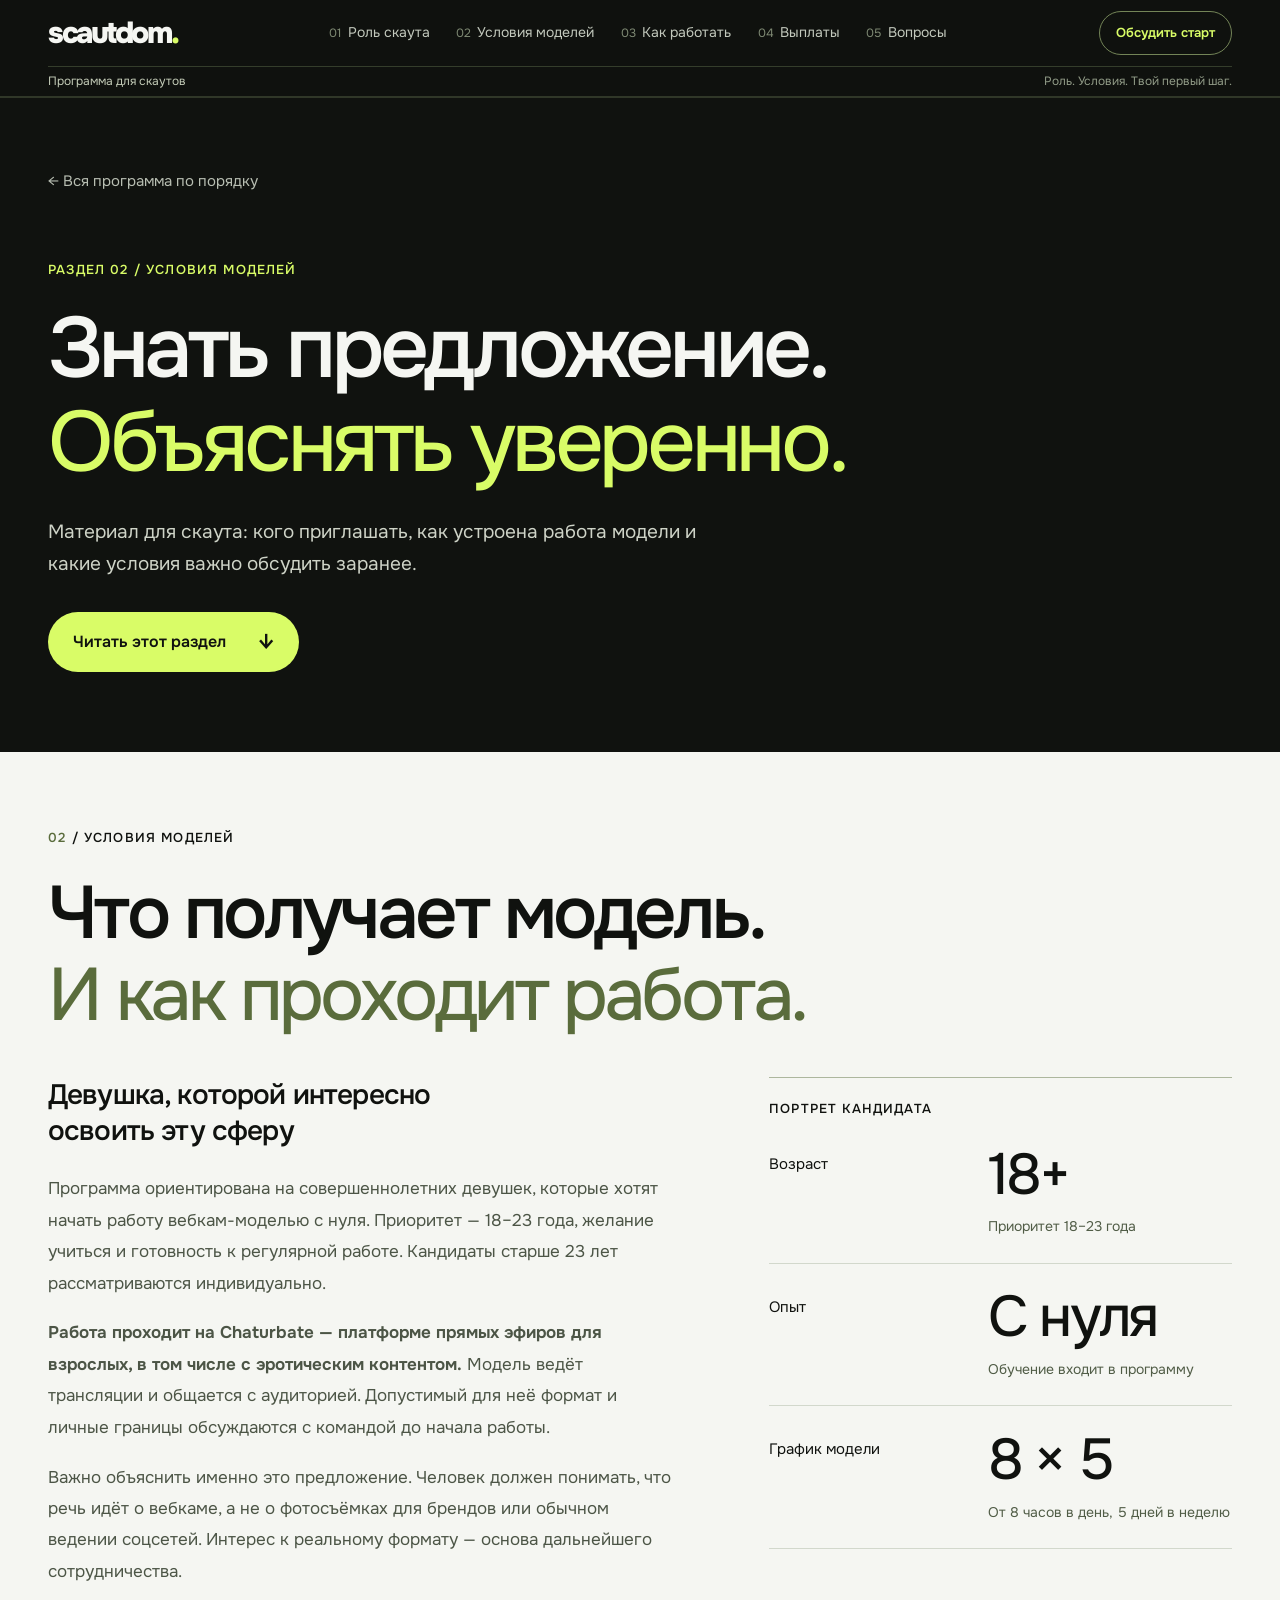
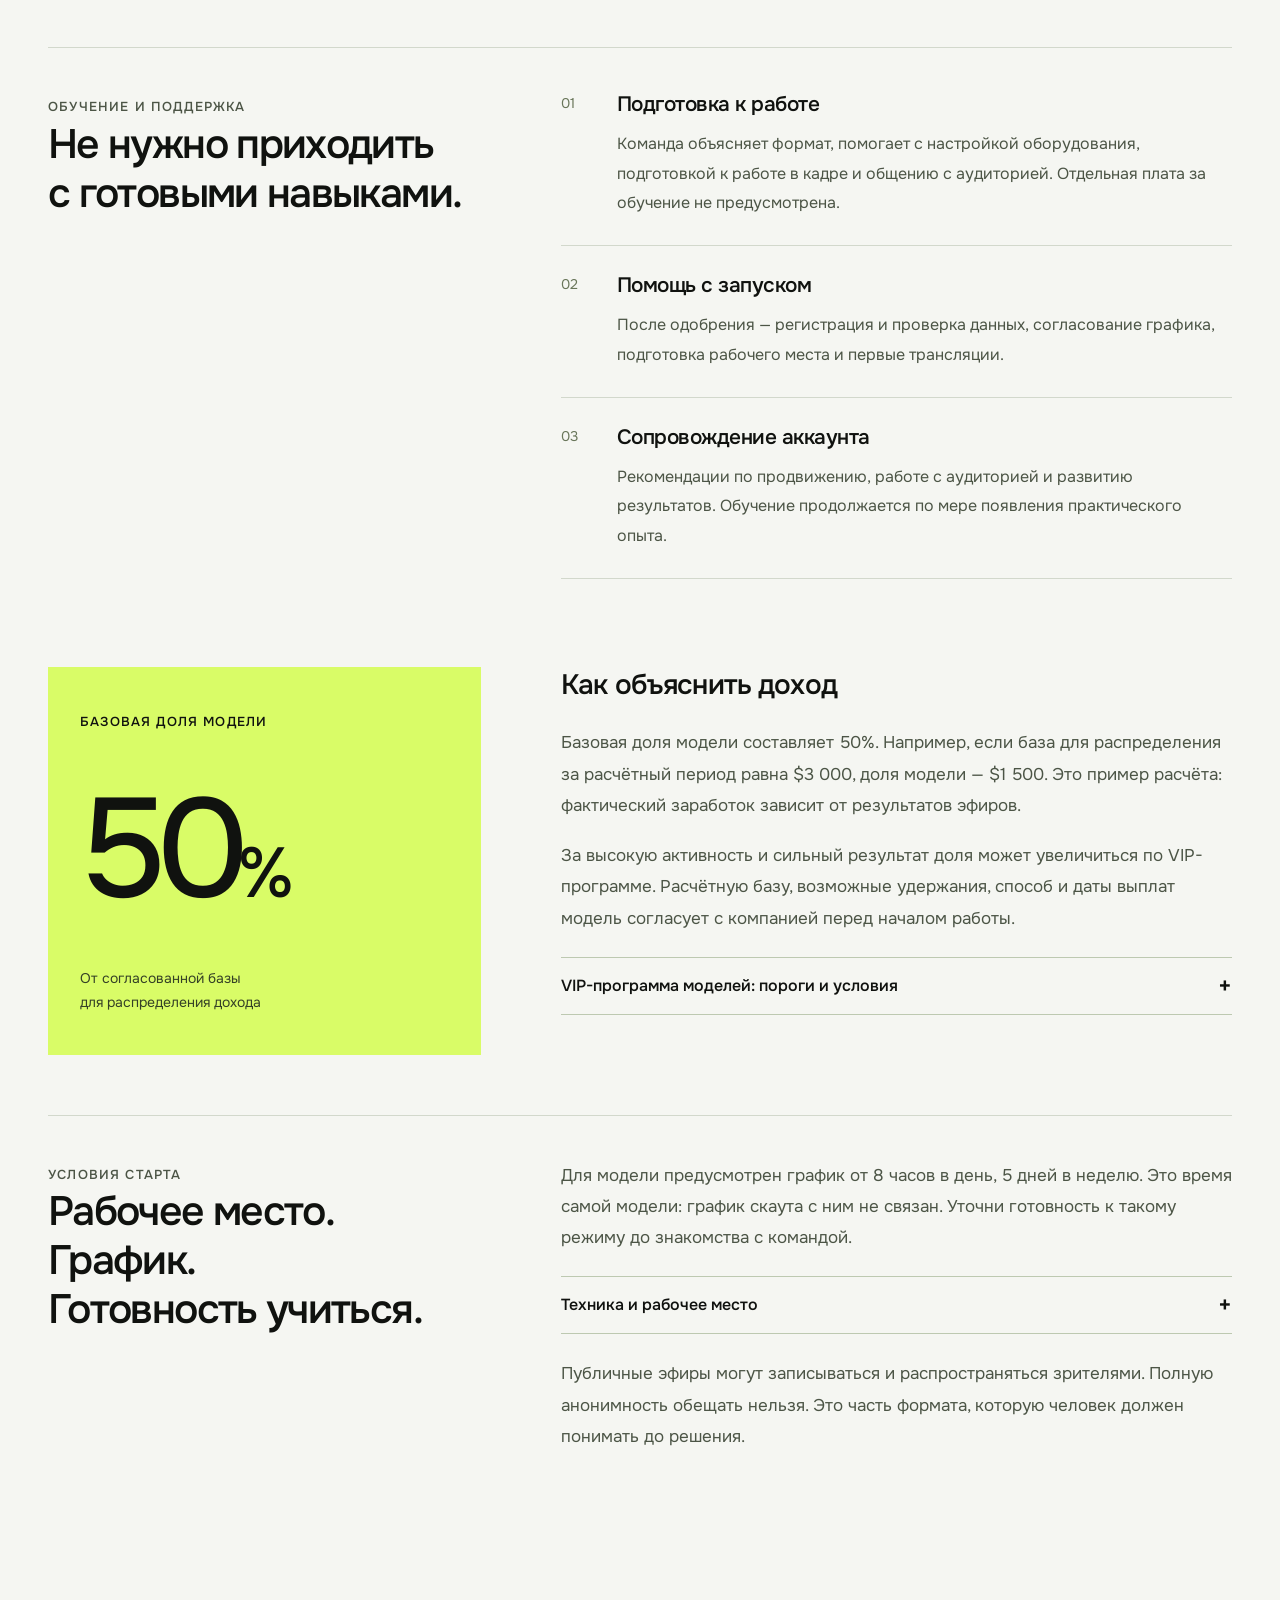
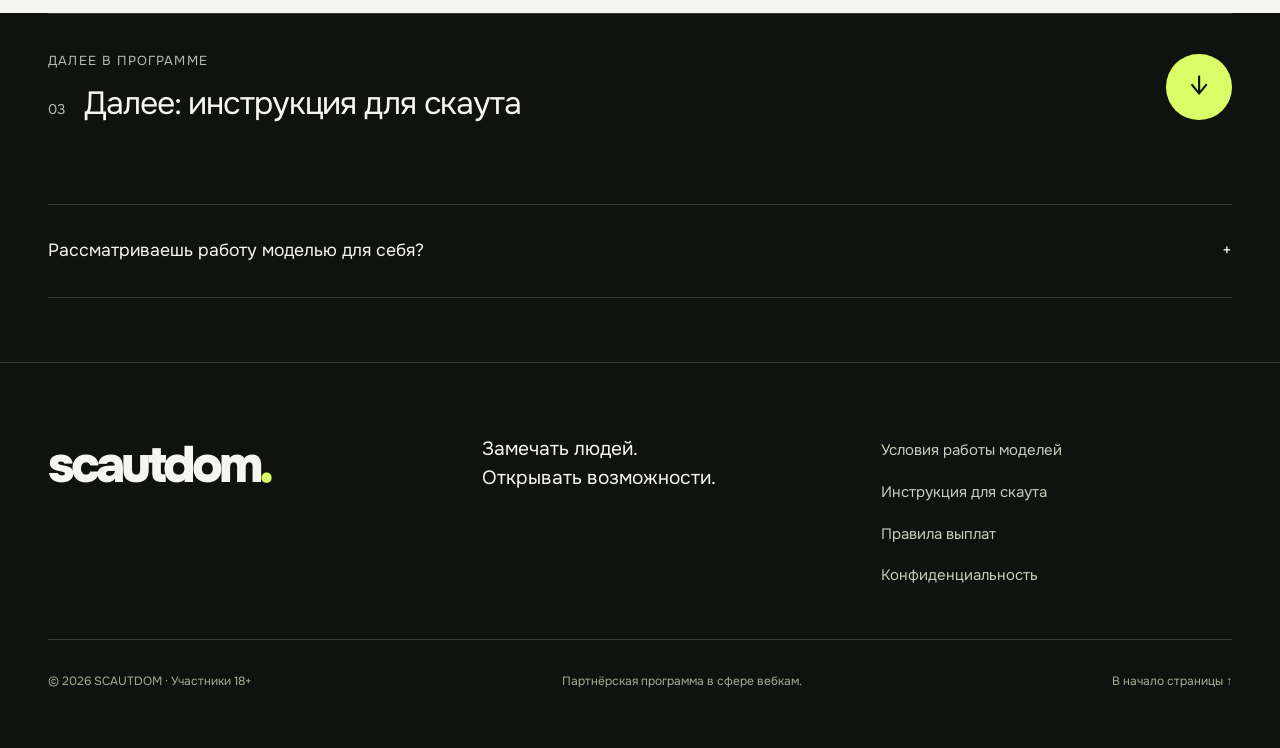
<file: model.html>
<!doctype html>
<html lang="ru"><head><meta charset="utf-8"><meta name="viewport" content="width=device-width, initial-scale=1"><meta name="theme-color" content="#10120f"><meta name="referrer" content="strict-origin-when-cross-origin"><title>Условия работы моделей — материал для скаута SCAUTDOM</title><meta name="description" content="Формат Chaturbate, обучение, график, рабочее место, базовая доля модели 50% и VIP. Подробный материал для первого разговора с кандидатом."><link rel="canonical" href="https://www.scautdom.com/model.html"><meta property="og:type" content="website"><meta property="og:locale" content="ru_RU"><meta property="og:site_name" content="SCAUTDOM"><meta property="og:title" content="Условия работы моделей — материал для скаута SCAUTDOM"><meta property="og:description" content="Формат Chaturbate, обучение, график, рабочее место, базовая доля модели 50% и VIP. Подробный материал для первого разговора с кандидатом."><meta property="og:url" content="https://www.scautdom.com/model.html"><meta property="og:image" content="https://www.scautdom.com/assets/og.png"><meta property="og:image:width" content="1730"><meta property="og:image:height" content="909"><meta property="og:image:alt" content="SCAUTDOM — работа скаутом. Партнёрская программа 18+."><meta name="twitter:card" content="summary_large_image"><meta name="twitter:title" content="Условия работы моделей — материал для скаута SCAUTDOM"><meta name="twitter:description" content="Формат Chaturbate, обучение, график, рабочее место, базовая доля модели 50% и VIP. Подробный материал для первого разговора с кандидатом."><meta name="twitter:image" content="https://www.scautdom.com/assets/og.png"><link rel="icon" href="/assets/favicon.svg" type="image/svg+xml"><link rel="stylesheet" href="/assets/typeface.css?v=scout-ad-attribution-20260906"><link rel="stylesheet" href="/assets/site.css?v=scout-ad-attribution-20260906"><script src="/assets/lead-core.js?v=scout-ad-attribution-20260906" defer></script><script src="/assets/analytics.js?v=scout-ad-attribution-20260906" defer></script><script src="/assets/site.js?v=scout-ad-attribution-20260906" defer></script></head><body data-release="scout-ad-attribution-20260906" data-page="model.html"><a class="skip" href="#main">К содержанию</a>
<header class="header"><div class="header-inner wrap">
<a class="brand" href="/" aria-label="SCAUTDOM — вся программа">scautdom<span aria-hidden="true">.</span></a>
<nav class="desktop-nav" aria-label="Разделы программы по порядку"><a href="/#role" data-chapter-link="role"><span>01</span>Роль скаута</a><a href="/#models" data-chapter-link="models"><span>02</span>Условия моделей</a><a href="/#workflow" data-chapter-link="workflow"><span>03</span>Как работать</a><a href="/#rewards" data-chapter-link="rewards"><span>04</span>Выплаты</a><a href="/#questions" data-chapter-link="questions"><span>05</span>Вопросы</a></nav>
<a class="header-apply" href="/#apply"><span class="desktop-cta">Обсудить старт</span><span class="mobile-cta">Начать</span></a>
<details class="mobile-nav"><summary>Разделы <span aria-hidden="true">≡</span></summary><nav aria-label="Разделы программы"><a href="/#role" data-chapter-link="role"><span>01</span>Роль скаута</a><a href="/#models" data-chapter-link="models"><span>02</span>Условия моделей</a><a href="/#workflow" data-chapter-link="workflow"><span>03</span>Как работать</a><a href="/#rewards" data-chapter-link="rewards"><span>04</span>Выплаты</a><a href="/#questions" data-chapter-link="questions"><span>05</span>Вопросы</a></nav></details>
</div><div class="reading-row wrap"><span data-reading-current>Программа для скаутов</span><span class="reading-note">Роль. Условия. Твой первый шаг.</span></div><div class="reading-progress" aria-hidden="true"><div data-reading-progress></div></div></header><main id="main"><section class="reference-hero wrap"><a class="back-link" href="/">← Вся программа по порядку</a><p class="eyebrow">Раздел 02 / Условия моделей</p><h1>Знать предложение.<br><em>Объяснять уверенно.</em></h1><p class="hero-lead">Материал для скаута: кого приглашать, как устроена работа модели и какие условия важно обсудить заранее.</p><a class="button primary" href="#models">Читать этот раздел<span aria-hidden="true">↓</span></a></section><section class="chapter paper" id="models" data-chapter="02" data-chapter-title="Условия моделей"><div class="wrap"><div class="chapter-heading"><p class="eyebrow"><span>02</span> / Условия моделей</p><h2>Что получает модель.<br><em>И как проходит работа.</em></h2></div>
<div class="reading-grid"><div class="reading-copy"><h3>Девушка, которой интересно освоить эту сферу</h3><p>Программа ориентирована на совершеннолетних девушек, которые хотят начать работу вебкам-моделью с нуля. Приоритет — 18–23 года, желание учиться и готовность к регулярной работе. Кандидаты старше 23 лет рассматриваются индивидуально.</p>
<p><strong>Работа проходит на Chaturbate — платформе прямых эфиров для взрослых, в том числе с эротическим контентом.</strong> Модель ведёт трансляции и общается с аудиторией. Допустимый для неё формат и личные границы обсуждаются с командой до начала работы.</p>
<p>Важно объяснить именно это предложение. Человек должен понимать, что речь идёт о вебкаме, а не о фотосъёмках для брендов или обычном ведении соцсетей. Интерес к реальному формату — основа дальнейшего сотрудничества.</p></div>
<aside class="candidate-facts"><span class="eyebrow">Портрет кандидата</span><dl><div><dt>Возраст</dt><dd>18+<small>Приоритет 18–23 года</small></dd></div><div><dt>Опыт</dt><dd>С нуля<small>Обучение входит в программу</small></dd></div><div><dt>График модели</dt><dd>8 × 5<small>От 8 часов в день, 5 дней в неделю</small></dd></div></dl></aside></div>
<div class="subsection"><div class="subhead"><span class="eyebrow">Обучение и поддержка</span><h3>Не нужно приходить<br>с готовыми навыками.</h3></div><div class="support-list"><article><span>01</span><div><h4>Подготовка к работе</h4><p>Команда объясняет формат, помогает с настройкой оборудования, подготовкой к работе в кадре и общению с аудиторией. Отдельная плата за обучение не предусмотрена.</p></div></article><article><span>02</span><div><h4>Помощь с запуском</h4><p>После одобрения — регистрация и проверка данных, согласование графика, подготовка рабочего места и первые трансляции.</p></div></article><article><span>03</span><div><h4>Сопровождение аккаунта</h4><p>Рекомендации по продвижению, работе с аудиторией и развитию результатов. Обучение продолжается по мере появления практического опыта.</p></div></article></div></div>
<div class="model-economy"><div class="share-figure"><span class="eyebrow">Базовая доля модели</span><strong>50<span>%</span></strong><p>От согласованной базы<br>для распределения дохода</p></div><div class="reading-copy"><h3>Как объяснить доход</h3><p>Базовая доля модели составляет 50%. Например, если база для распределения за расчётный период равна $3 000, доля модели — $1 500. Это пример расчёта: фактический заработок зависит от результатов эфиров.</p><p>За высокую активность и сильный результат доля может увеличиться по VIP-программе. Расчётную базу, возможные удержания, способ и даты выплат модель согласует с компанией перед началом работы.</p><details class="inline-details"><summary>VIP-программа моделей: пороги и условия <span aria-hidden="true">+</span></summary><div class="details-body"><div class="table-scroll"><table><caption>VIP-программа моделей</caption><thead><tr><th scope="col">Результат за месяц</th><th scope="col">Доля модели</th></tr></thead><tbody><tr><th scope="row">$5 000</th><td>52%</td></tr><tr><th scope="row">$8 000</th><td>55%</td></tr><tr><th scope="row">$20 000</th><td>60%</td></tr></tbody></table></div><p class="small">Повышение рассматривается за конкретный месяц при высокой активности и выполнении рабочего плана; для VIP предусмотрен график около 10 часов в сутки. Расчётную базу порогов нужно подтвердить с командой.</p></div></details></div></div>
<div class="subsection"><div class="subhead"><span class="eyebrow">Условия старта</span><h3>Рабочее место.<br>График.<br>Готовность учиться.</h3></div><div class="reading-copy"><p>Для модели предусмотрен график от 8 часов в день, 5 дней в неделю. Это время самой модели: график скаута с ним не связан. Уточни готовность к такому режиму до знакомства с командой.</p><details class="inline-details"><summary>Техника и рабочее место <span aria-hidden="true">+</span></summary><div class="details-body"><ul class="detail-list"><li><strong>Компьютер и камера.</strong> Техника должна стабильно работать во время длительных трансляций. В программе указаны Logitech C920 или C920s как варианты камеры.</li><li><strong>Стабильный интернет.</strong> От 20 Мбит/с на приём и на отдачу. Важна устойчивость соединения.</li><li><strong>Отдельное пространство.</strong> Место, где можно спокойно вести эфиры, настроить свет и соблюдать рабочий график.</li></ul><p>Если часть оборудования ещё нужно подготовить, это обсуждается с командой после предварительного рассмотрения. Возможность запуска также зависит от страны проживания кандидата.</p></div></details><p>Публичные эфиры могут записываться и распространяться зрителями. Полную анонимность обещать нельзя. Это часть формата, которую человек должен понимать до решения.</p></div></div>
</div></section><div class="wrap reference-next"><a class="next-chapter" href="/scout.html"><span class="next-caption">Далее в программе</span><span class="next-name"><small>03</small>Далее: инструкция для скаута</span><span class="next-arrow" aria-hidden="true">↓</span></a></div><section class="model-self wrap"><details><summary>Рассматриваешь работу моделью для себя? <span aria-hidden="true">+</span></summary><p>Если ты изучила условия и хочешь обсудить свой старт, здесь можно подготовить отдельное обращение модели.</p><section class="application chapter" id="apply" data-chapter="06" data-chapter-title="Анкета модели"><div class="wrap application-grid"><div><span class="eyebrow">Для самостоятельного обращения модели</span><h2>Хочешь обсудить<br><em>свой старт?</em></h2><p>Если читаешь эту страницу для себя, расскажи о готовности к работе. Участие только с 18 лет.</p><p class="small">Черновик сохраняется в этой вкладке на 24 часа. Обращение сохранится для команды после нажатия «Сохранить и открыть Telegram». <a href="/privacy.html">Как используются ответы</a>.</p></div><div><noscript><div class="quiz"><p>Для анкеты нужен JavaScript. Если тебе есть 18 лет, напиши в Telegram свою роль, понимание вебкам-формата и план начала работы.</p><a href="https://t.me/scauttdom" rel="noopener noreferrer">Открыть @scauttdom ↗</a></div></noscript><form class="quiz" data-quiz="model" hidden><div class="draft-bar"><p data-draft-status role="status">Черновик сохраняется в этой вкладке.</p><button type="button" class="text-link" data-clear-draft hidden>Удалить черновик</button></div><div class="quiz-top"><p data-counter aria-live="polite">01 / Твой старт</p><div class="progress" aria-hidden="true"><i></i><i></i><i></i></div></div><fieldset data-step><legend tabindex="-1">Расскажи немного о себе</legend><label class="field"><span>Возраст</span><select name="age" required><option value="">Выбери ответ</option><option value="adult">18–23 года</option><option value="older">24 года или больше</option><option value="minor">Меньше 18 лет</option></select></label><label class="field"><span>Опыт работы в вебкаме</span><select name="experience" required><option value="">Выбери ответ</option><option value="new">Начинаю с нуля</option><option value="experienced">Есть опыт</option></select></label><label class="field"><span>Страна проживания</span><input name="country" autocomplete="country-name" maxlength="70" required></label></fieldset><fieldset data-step hidden disabled><legend tabindex="-1">Твоя готовность к старту</legend><label class="field"><span>Как к тебе обращаться?</span><input name="name" autocomplete="given-name" maxlength="50" required></label><label class="field"><span>График: от 8 часов в день, 5 дней в неделю</span><select name="schedule" required><option value="">Выбери ответ</option><option value="ready">Подходит</option><option value="discuss">Хочу обсудить</option><option value="no">Не подходит</option></select></label><label class="field"><span>Рабочее место</span><select name="equipment" required><option value="">Выбери ответ</option><option value="ready">Компьютер, камера и интернет готовы</option><option value="partial">Нужно кое-что подготовить</option><option value="none">Пока нет оборудования</option></select></label><label class="field"><span>Когда хочешь начать?</span><select name="timing" required><option value="">Выбери ответ</option><option value="soon">В ближайшие 2 недели</option><option value="month">В течение месяца</option><option value="exploring">Пока изучаю</option></select></label><label class="field"><span>Твой вопрос <small>Необязательно</small></span><textarea name="question" maxlength="240" rows="2"></textarea></label><label class="check"><input type="checkbox" name="terms" value="yes" required><span>Понимаю, что это вебкам на Chaturbate для взрослых. Хочу обсудить работу по собственной инициативе. Изучила график, базовую долю 50% и особенности публичных эфиров.</span></label></fieldset><fieldset data-step hidden disabled><legend tabindex="-1">Проверь сообщение перед отправкой.</legend><p class="route-tip" data-review-status></p><label class="field"><span>Текст для команды — проверь перед отправкой</span><textarea class="review-message" data-message readonly rows="10"></textarea></label><label class="form-trap" aria-hidden="true">Сайт<input name="website" tabindex="-1" autocomplete="off"></label><div class="actions"><button type="button" class="button primary" data-save-application>Сохранить и открыть Telegram →</button><a class="button outline" data-telegram href="https://t.me/scauttdom" target="_blank" rel="noopener noreferrer">Только открыть Telegram ↗</a><button type="button" class="button outline" data-copy>Скопировать</button></div><p class="small">Сохранение не отправляет сообщение за тебя. В Telegram нажми «Отправить». Если текст не подставился, скопируй его и вставь в чат <strong>@scauttdom</strong>.</p><p class="small" data-save-status role="status"></p><p class="small" data-copy-status role="status"></p><button type="button" class="back" data-edit>← Изменить ответы</button></fieldset><p class="form-error" data-error role="alert"></p><div class="quiz-actions" data-controls><button type="button" class="back" data-back hidden>← Назад</button><button type="submit" class="button primary" data-next>Далее →</button></div></form></div></div></section></details></section></main><footer class="footer"><div class="wrap"><div class="footer-top"><a class="brand" href="/">scautdom<span>.</span></a><p>Замечать людей.<br>Открывать возможности.</p><nav aria-label="Справочные страницы"><a href="/model.html">Условия работы моделей</a><a href="/scout.html">Инструкция для скаута</a><a href="/payments.html">Правила выплат</a><a href="/privacy.html">Конфиденциальность</a><button type="button" data-analytics-settings hidden>Настройки статистики</button></nav></div><div class="footer-bottom"><span>© 2026 SCAUTDOM · Участники 18+</span><span>Партнёрская программа в сфере вебкам.</span><a href="#main">В начало страницы ↑</a></div></div></footer></body></html>
</file>
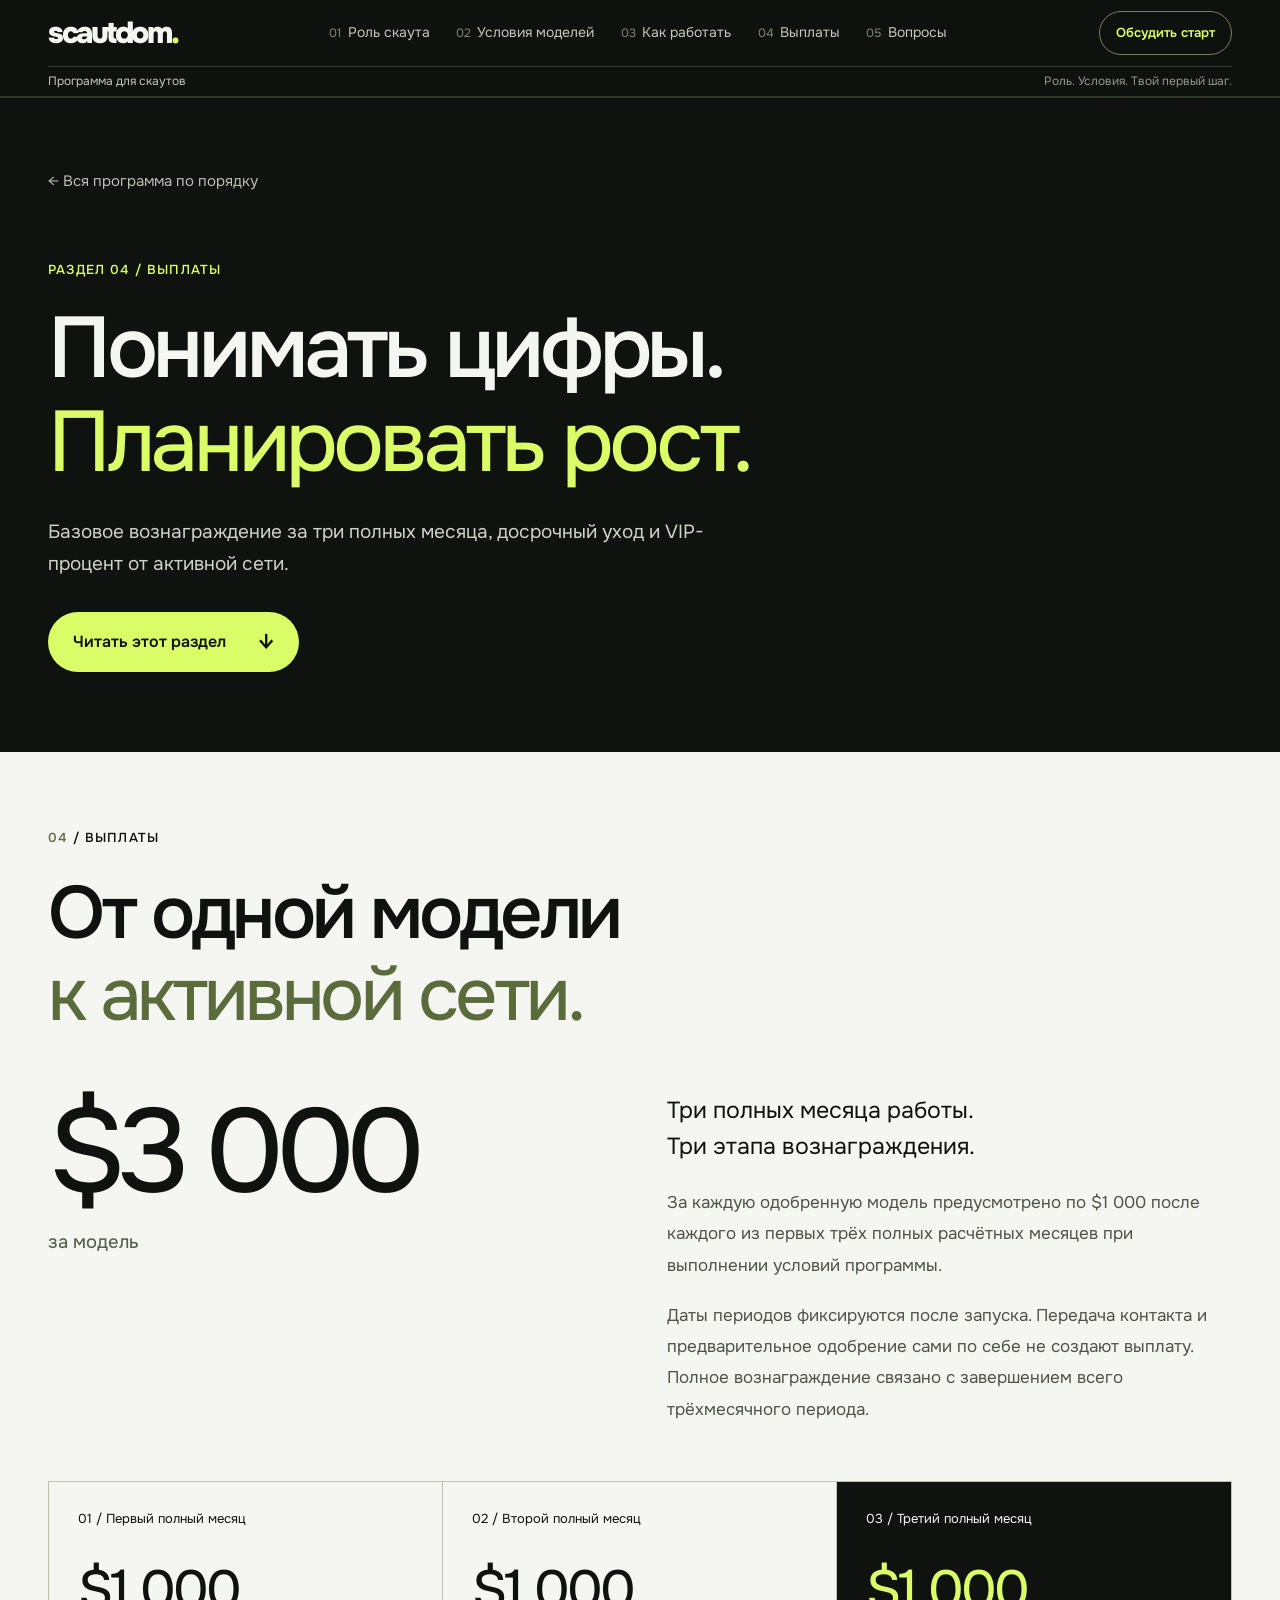
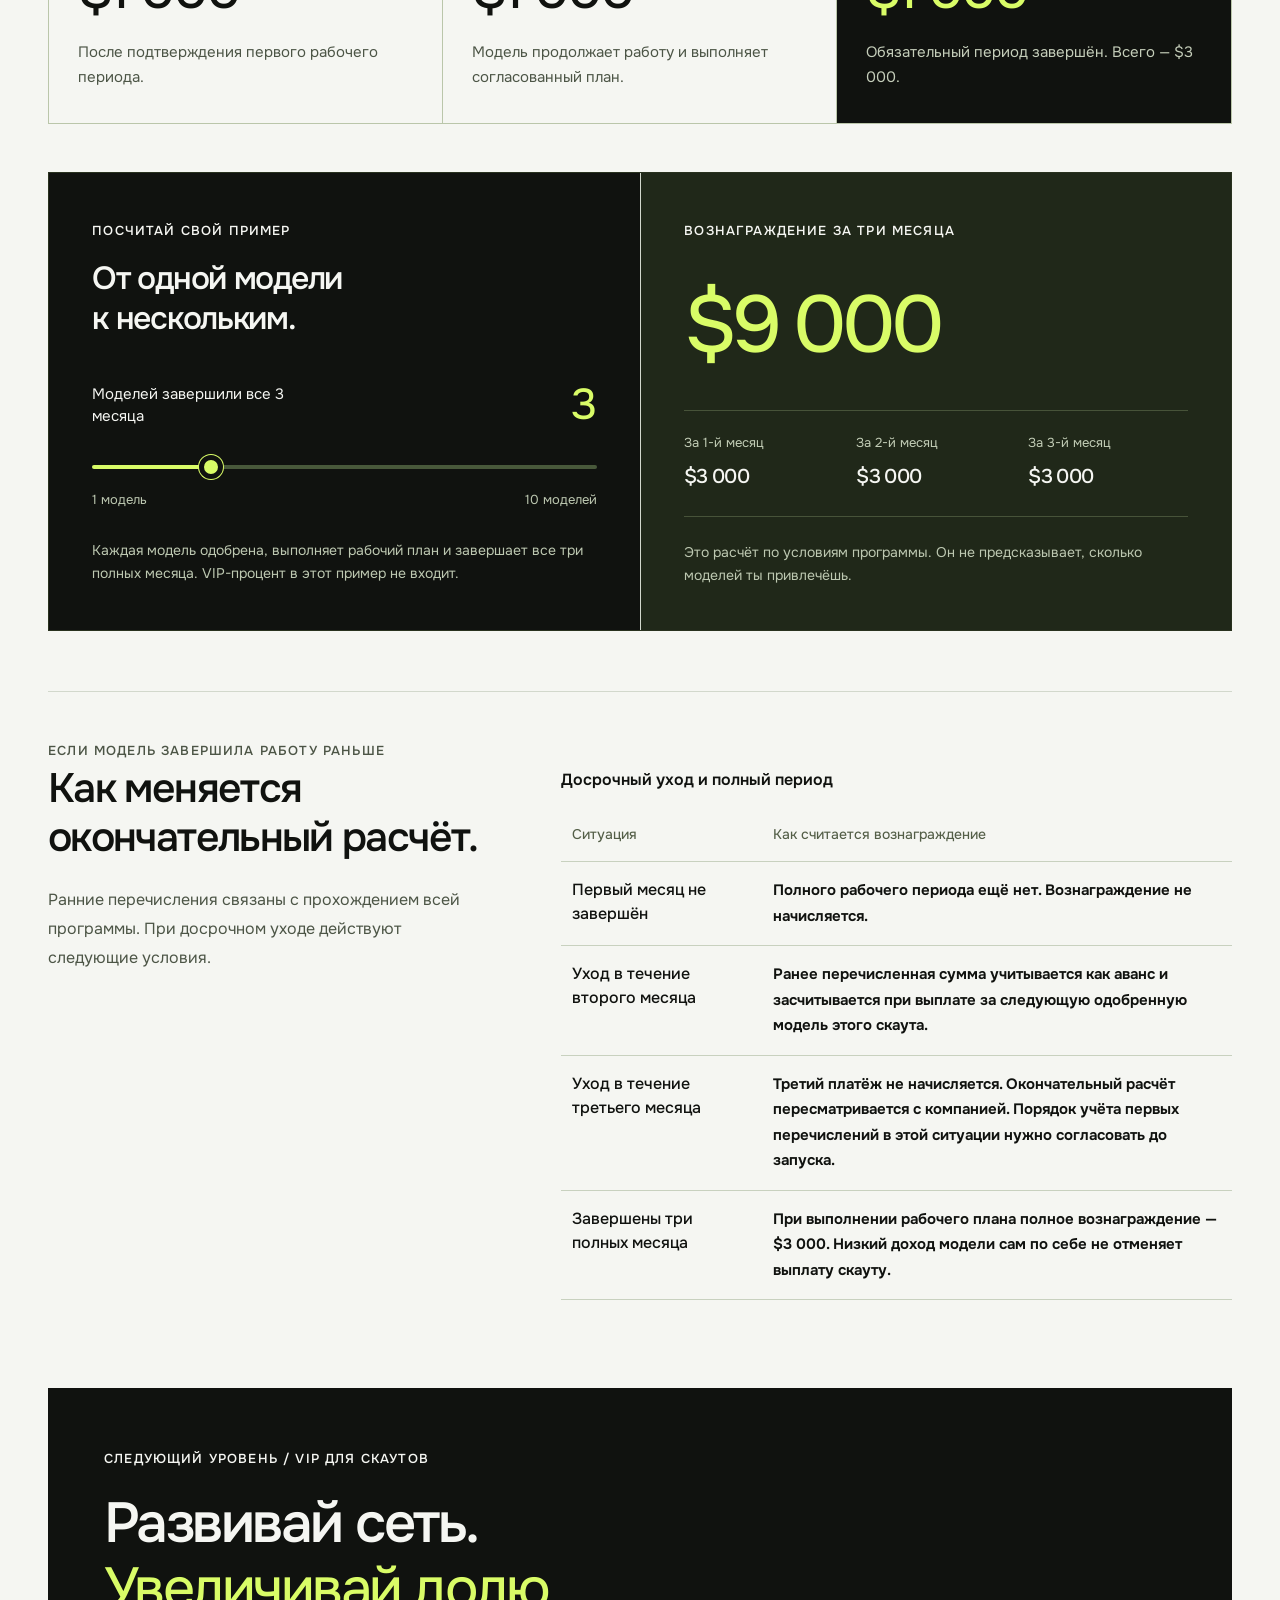
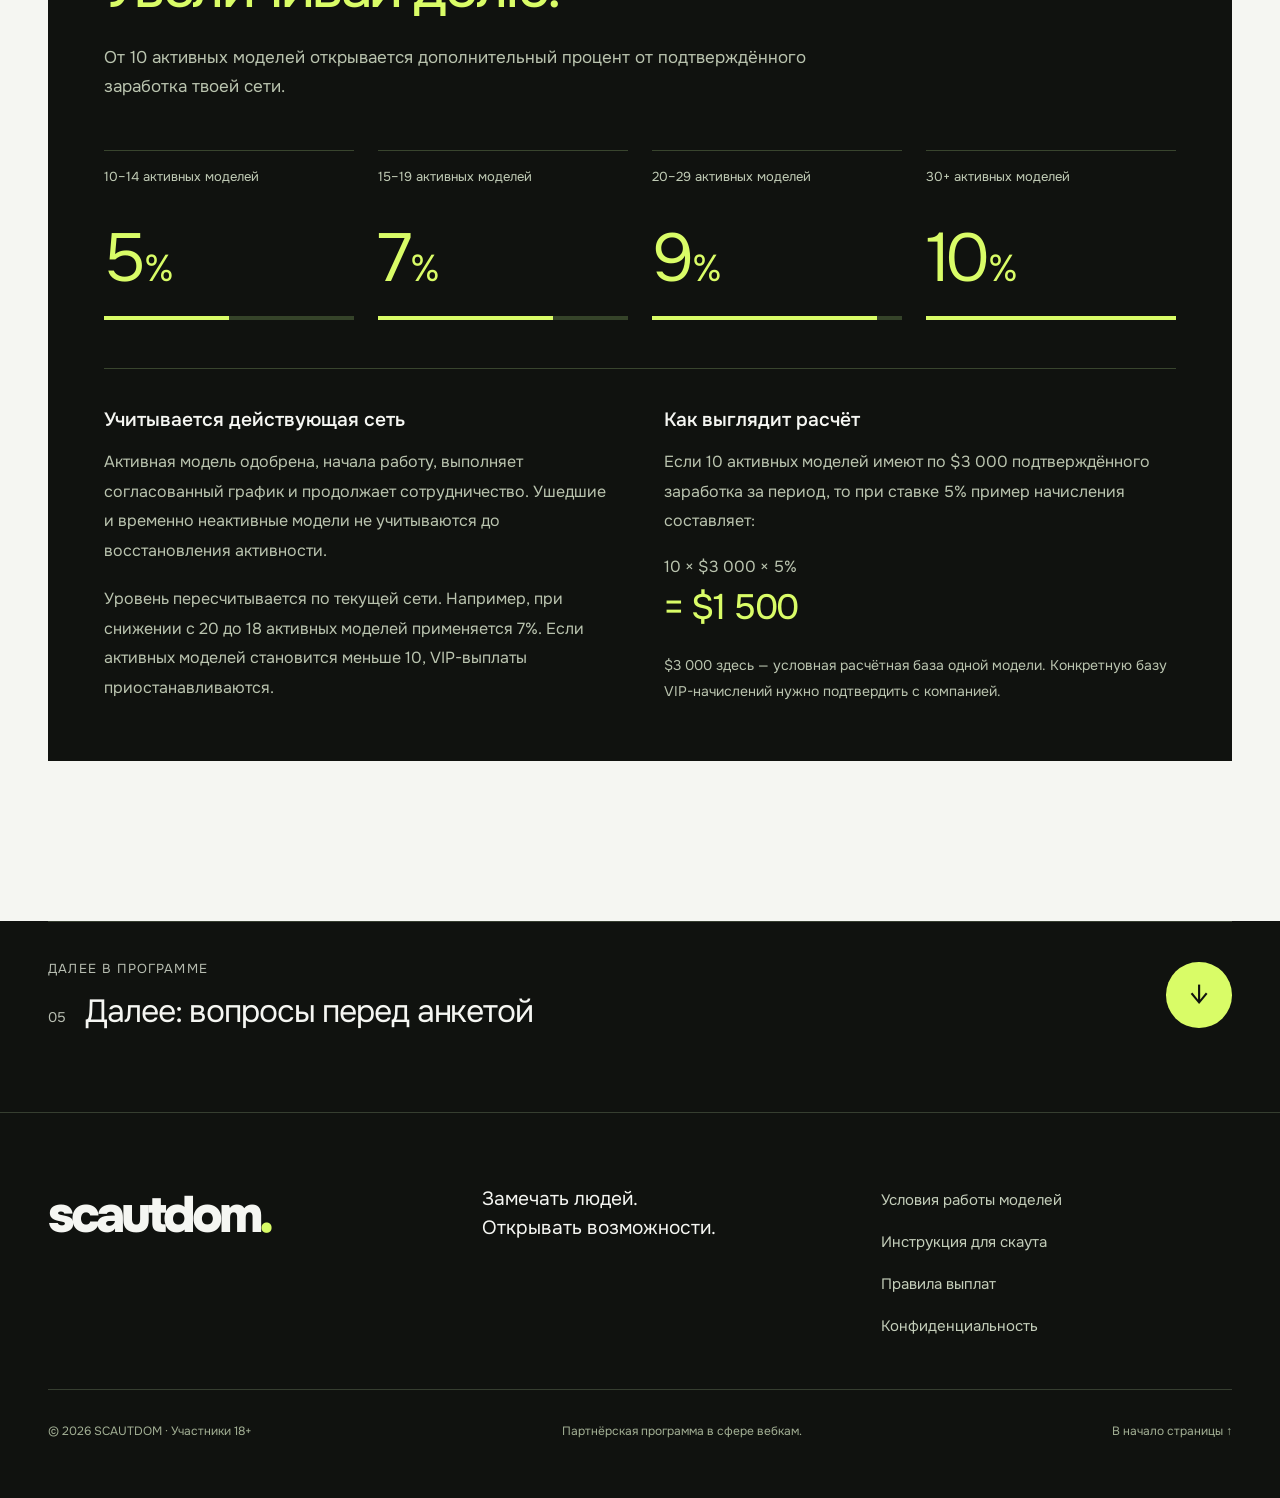
<file: payments.html>
<!doctype html>
<html lang="ru"><head><meta charset="utf-8"><meta name="viewport" content="width=device-width, initial-scale=1"><meta name="theme-color" content="#10120f"><meta name="referrer" content="strict-origin-when-cross-origin"><title>Выплаты скаутам SCAUTDOM — три месяца и VIP</title><meta name="description" content="До $3 000 за одобренную модель: три этапа по $1 000, условия досрочного ухода и VIP-программа 5–10%. Наглядный расчёт и подробные правила."><link rel="canonical" href="https://www.scautdom.com/payments.html"><meta property="og:type" content="website"><meta property="og:locale" content="ru_RU"><meta property="og:site_name" content="SCAUTDOM"><meta property="og:title" content="Выплаты скаутам SCAUTDOM — три месяца и VIP"><meta property="og:description" content="До $3 000 за одобренную модель: три этапа по $1 000, условия досрочного ухода и VIP-программа 5–10%. Наглядный расчёт и подробные правила."><meta property="og:url" content="https://www.scautdom.com/payments.html"><meta property="og:image" content="https://www.scautdom.com/assets/og.png"><meta property="og:image:width" content="1730"><meta property="og:image:height" content="909"><meta property="og:image:alt" content="SCAUTDOM — работа скаутом. Партнёрская программа 18+."><meta name="twitter:card" content="summary_large_image"><meta name="twitter:title" content="Выплаты скаутам SCAUTDOM — три месяца и VIP"><meta name="twitter:description" content="До $3 000 за одобренную модель: три этапа по $1 000, условия досрочного ухода и VIP-программа 5–10%. Наглядный расчёт и подробные правила."><meta name="twitter:image" content="https://www.scautdom.com/assets/og.png"><link rel="icon" href="/assets/favicon.svg" type="image/svg+xml"><link rel="stylesheet" href="/assets/typeface.css?v=scout-ad-attribution-20260906"><link rel="stylesheet" href="/assets/site.css?v=scout-ad-attribution-20260906"><script src="/assets/lead-core.js?v=scout-ad-attribution-20260906" defer></script><script src="/assets/analytics.js?v=scout-ad-attribution-20260906" defer></script><script src="/assets/site.js?v=scout-ad-attribution-20260906" defer></script></head><body data-release="scout-ad-attribution-20260906" data-page="payments.html"><a class="skip" href="#main">К содержанию</a>
<header class="header"><div class="header-inner wrap">
<a class="brand" href="/" aria-label="SCAUTDOM — вся программа">scautdom<span aria-hidden="true">.</span></a>
<nav class="desktop-nav" aria-label="Разделы программы по порядку"><a href="/#role" data-chapter-link="role"><span>01</span>Роль скаута</a><a href="/#models" data-chapter-link="models"><span>02</span>Условия моделей</a><a href="/#workflow" data-chapter-link="workflow"><span>03</span>Как работать</a><a href="/#rewards" data-chapter-link="rewards"><span>04</span>Выплаты</a><a href="/#questions" data-chapter-link="questions"><span>05</span>Вопросы</a></nav>
<a class="header-apply" href="/#apply"><span class="desktop-cta">Обсудить старт</span><span class="mobile-cta">Начать</span></a>
<details class="mobile-nav"><summary>Разделы <span aria-hidden="true">≡</span></summary><nav aria-label="Разделы программы"><a href="/#role" data-chapter-link="role"><span>01</span>Роль скаута</a><a href="/#models" data-chapter-link="models"><span>02</span>Условия моделей</a><a href="/#workflow" data-chapter-link="workflow"><span>03</span>Как работать</a><a href="/#rewards" data-chapter-link="rewards"><span>04</span>Выплаты</a><a href="/#questions" data-chapter-link="questions"><span>05</span>Вопросы</a></nav></details>
</div><div class="reading-row wrap"><span data-reading-current>Программа для скаутов</span><span class="reading-note">Роль. Условия. Твой первый шаг.</span></div><div class="reading-progress" aria-hidden="true"><div data-reading-progress></div></div></header><main id="main"><section class="reference-hero wrap"><a class="back-link" href="/">← Вся программа по порядку</a><p class="eyebrow">Раздел 04 / Выплаты</p><h1>Понимать цифры.<br><em>Планировать рост.</em></h1><p class="hero-lead">Базовое вознаграждение за три полных месяца, досрочный уход и VIP-процент от активной сети.</p><a class="button primary" href="#rewards">Читать этот раздел<span aria-hidden="true">↓</span></a></section><section class="chapter paper" id="rewards" data-chapter="04" data-chapter-title="Выплаты"><div class="wrap"><div class="chapter-heading"><p class="eyebrow"><span>04</span> / Выплаты</p><h2>От одной модели<br><em>к активной сети.</em></h2></div>
<div class="reward-intro"><div class="reward-number">$3 000<span>за модель</span></div><div class="reading-copy"><p class="lead">Три полных месяца работы.<br>Три этапа вознаграждения.</p><p>За каждую одобренную модель предусмотрено по $1 000 после каждого из первых трёх полных расчётных месяцев при выполнении условий программы.</p><p>Даты периодов фиксируются после запуска. Передача контакта и предварительное одобрение сами по себе не создают выплату. Полное вознаграждение связано с завершением всего трёхмесячного периода.</p></div></div>
<ol class="payment-timeline"><li><span>01 / Первый полный месяц</span><strong>$1 000</strong><p>После подтверждения первого рабочего периода.</p></li><li><span>02 / Второй полный месяц</span><strong>$1 000</strong><p>Модель продолжает работу и выполняет согласованный план.</p></li><li><span>03 / Третий полный месяц</span><strong>$1 000</strong><p>Обязательный период завершён. Всего — $3 000.</p></li></ol>
<div class="calculator" data-scout-calculator><div class="calc-controls"><span class="eyebrow">Посчитай свой пример</span><h3>От одной модели<br>к нескольким.</h3><div class="range-heading"><label for="model-count">Моделей завершили все 3 месяца</label><output id="model-count-label" for="model-count">3</output></div><input id="model-count" type="range" min="1" max="10" step="1" value="3" aria-describedby="calc-note"><div class="range-labels"><span>1 модель</span><span>10 моделей</span></div><p id="calc-note" class="small">Каждая модель одобрена, выполняет рабочий план и завершает все три полных месяца. VIP-процент в этот пример не входит.</p></div><div class="calc-result"><span class="eyebrow">Вознаграждение за три месяца</span><output class="calc-total" data-total aria-live="polite">$9 000</output><div class="calc-months"><div><span>За 1-й месяц</span><strong data-month>$3 000</strong></div><div><span>За 2-й месяц</span><strong data-month>$3 000</strong></div><div><span>За 3-й месяц</span><strong data-month>$3 000</strong></div></div><p class="small">Это расчёт по условиям программы. Он не предсказывает, сколько моделей ты привлечёшь.</p></div></div>
<div class="subsection early-section" id="early"><div class="subhead"><span class="eyebrow">Если модель завершила работу раньше</span><h3>Как меняется<br>окончательный расчёт.</h3><p>Ранние перечисления связаны с прохождением всей программы. При досрочном уходе действуют следующие условия.</p></div><div class="table-scroll"><table class="conditions-table"><caption>Досрочный уход и полный период</caption><thead><tr><th scope="col">Ситуация</th><th scope="col">Как считается вознаграждение</th></tr></thead><tbody><tr><th scope="row">Первый месяц не завершён</th><td>Полного рабочего периода ещё нет. Вознаграждение не начисляется.</td></tr><tr><th scope="row">Уход в течение второго месяца</th><td>Ранее перечисленная сумма учитывается как аванс и засчитывается при выплате за следующую одобренную модель этого скаута.</td></tr><tr><th scope="row">Уход в течение третьего месяца</th><td>Третий платёж не начисляется. Окончательный расчёт пересматривается с компанией. Порядок учёта первых перечислений в этой ситуации нужно согласовать до запуска.</td></tr><tr><th scope="row">Завершены три полных месяца</th><td>При выполнении рабочего плана полное вознаграждение — $3 000. Низкий доход модели сам по себе не отменяет выплату скауту.</td></tr></tbody></table></div></div>
<div class="vip-section" id="vip"><div class="vip-heading"><span class="eyebrow">Следующий уровень / VIP для скаутов</span><h3>Развивай сеть.<br><em>Увеличивай долю.</em></h3><p>От 10 активных моделей открывается дополнительный процент от подтверждённого заработка твоей сети.</p></div><div class="vip-levels"><div><span>10–14 активных моделей</span><strong>5<small>%</small></strong><i style="--level:50%" aria-hidden="true"></i></div><div><span>15–19 активных моделей</span><strong>7<small>%</small></strong><i style="--level:70%" aria-hidden="true"></i></div><div><span>20–29 активных моделей</span><strong>9<small>%</small></strong><i style="--level:90%" aria-hidden="true"></i></div><div><span>30+ активных моделей</span><strong>10<small>%</small></strong><i style="--level:100%" aria-hidden="true"></i></div></div><div class="vip-explanation"><div><h4>Учитывается действующая сеть</h4><p>Активная модель одобрена, начала работу, выполняет согласованный график и продолжает сотрудничество. Ушедшие и временно неактивные модели не учитываются до восстановления активности.</p><p>Уровень пересчитывается по текущей сети. Например, при снижении с 20 до 18 активных моделей применяется 7%. Если активных моделей становится меньше 10, VIP-выплаты приостанавливаются.</p></div><div><h4>Как выглядит расчёт</h4><p>Если 10 активных моделей имеют по $3 000 подтверждённого заработка за период, то при ставке 5% пример начисления составляет:</p><p class="vip-equation">10 × $3 000 × 5%<br><strong>= $1 500</strong></p><p class="small">$3 000 здесь — условная расчётная база одной модели. Конкретную базу VIP-начислений нужно подтвердить с компанией.</p></div></div></div>
</div></section><div class="wrap reference-next"><a class="next-chapter" href="/#questions"><span class="next-caption">Далее в программе</span><span class="next-name"><small>05</small>Далее: вопросы перед анкетой</span><span class="next-arrow" aria-hidden="true">↓</span></a></div></main><footer class="footer"><div class="wrap"><div class="footer-top"><a class="brand" href="/">scautdom<span>.</span></a><p>Замечать людей.<br>Открывать возможности.</p><nav aria-label="Справочные страницы"><a href="/model.html">Условия работы моделей</a><a href="/scout.html">Инструкция для скаута</a><a href="/payments.html">Правила выплат</a><a href="/privacy.html">Конфиденциальность</a><button type="button" data-analytics-settings hidden>Настройки статистики</button></nav></div><div class="footer-bottom"><span>© 2026 SCAUTDOM · Участники 18+</span><span>Партнёрская программа в сфере вебкам.</span><a href="#main">В начало страницы ↑</a></div></div></footer></body></html>
</file>
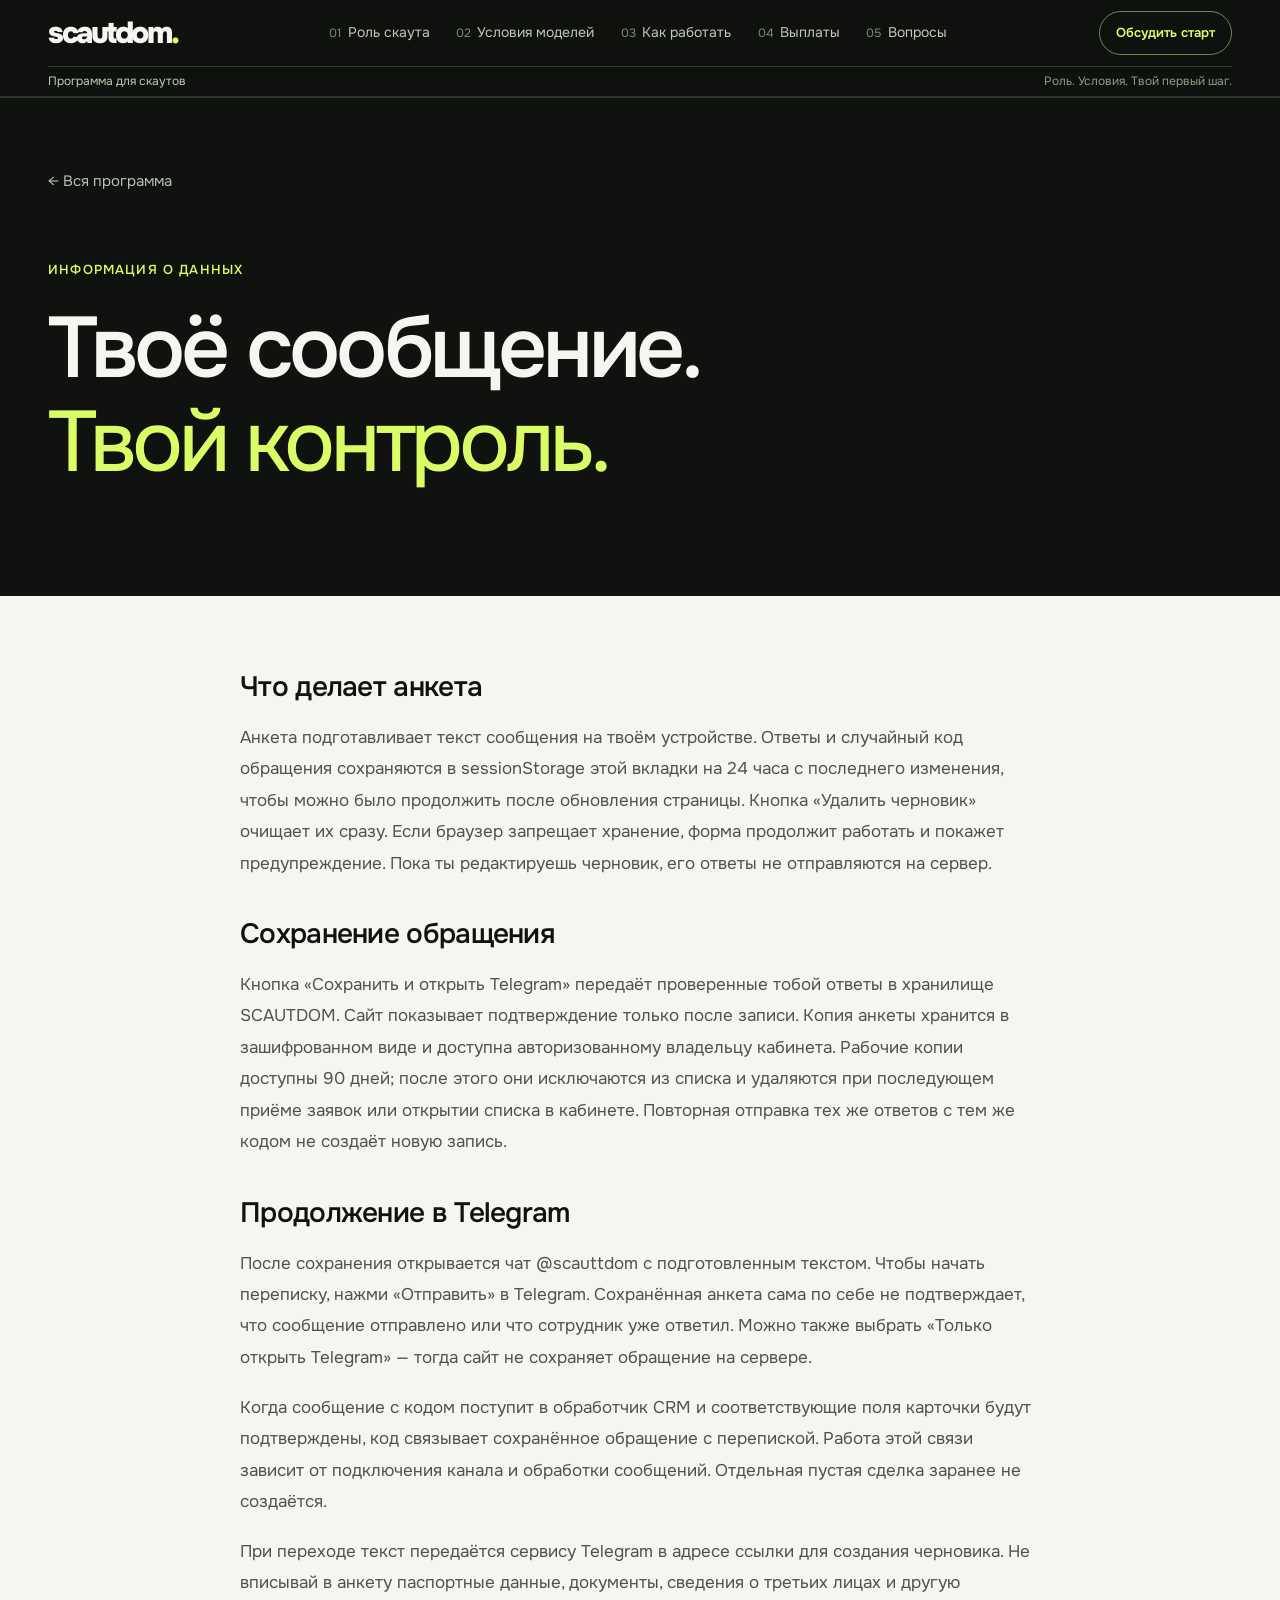
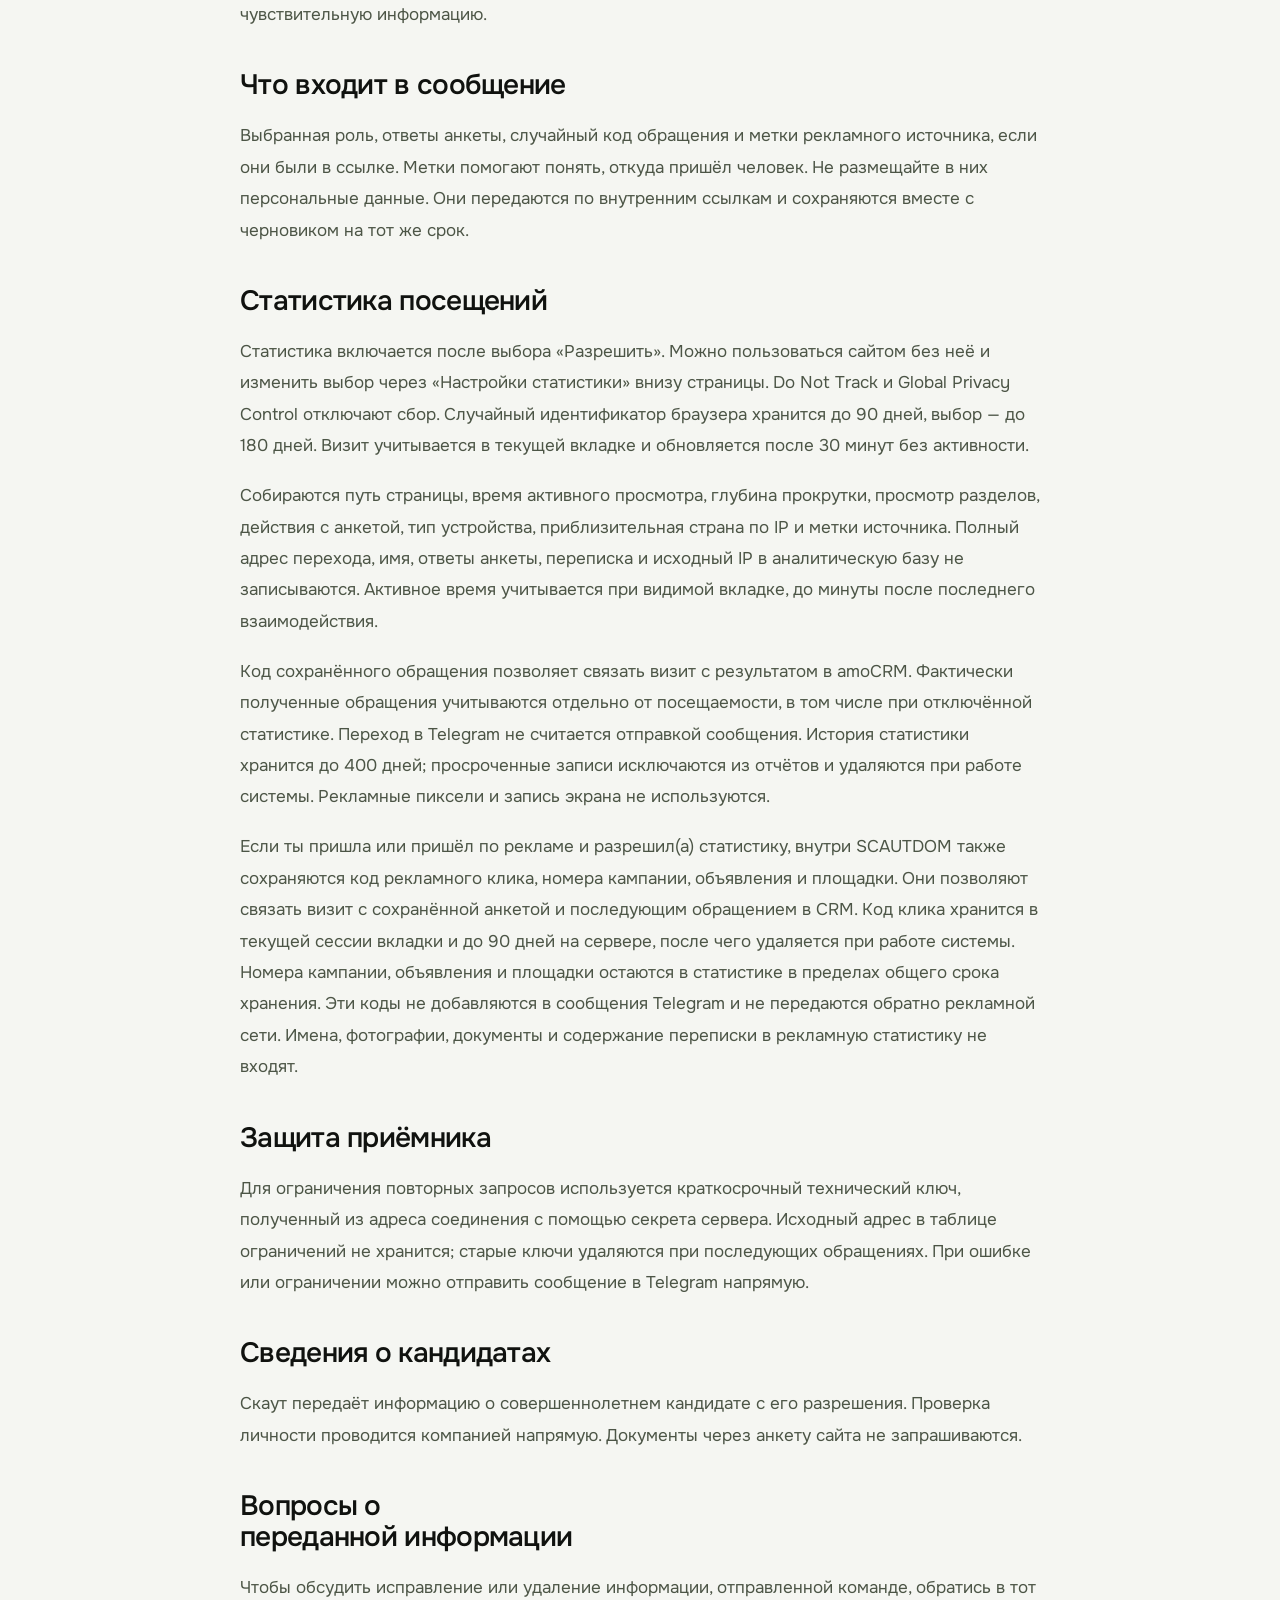
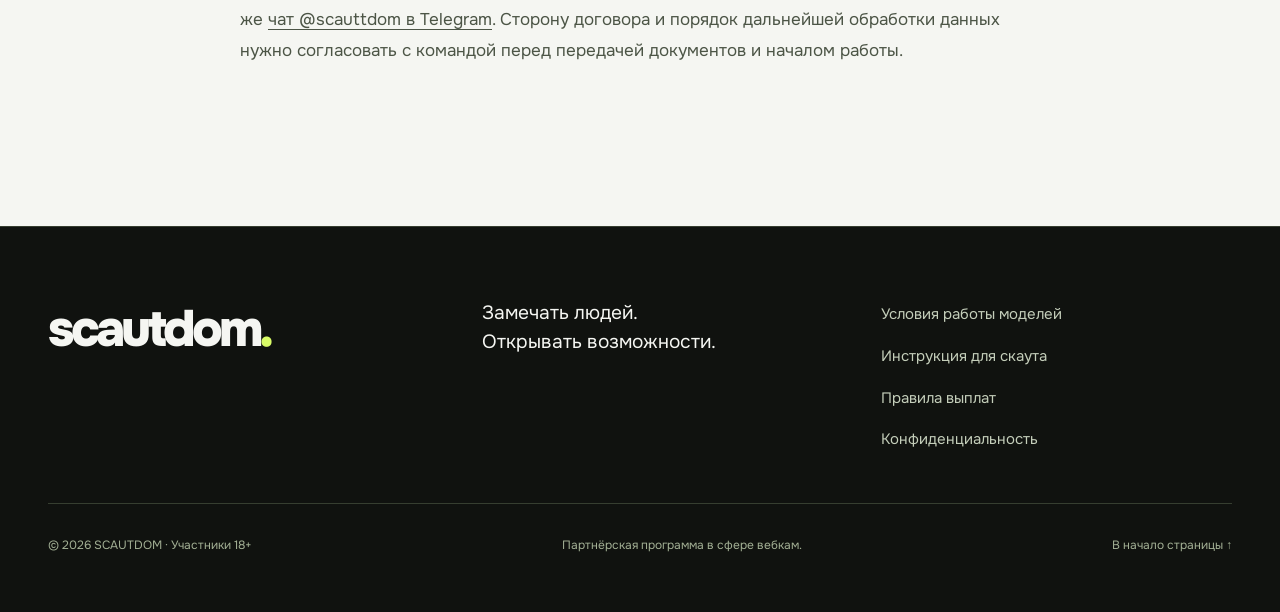
<file: privacy.html>
<!doctype html>
<html lang="ru"><head><meta charset="utf-8"><meta name="viewport" content="width=device-width, initial-scale=1"><meta name="theme-color" content="#10120f"><meta name="referrer" content="strict-origin-when-cross-origin"><title>Конфиденциальность — SCAUTDOM</title><meta name="description" content="Как анкета SCAUTDOM подготавливает сообщение и передаёт его в Telegram, какие данные и метки используются."><link rel="canonical" href="https://www.scautdom.com/privacy.html"><meta property="og:type" content="website"><meta property="og:locale" content="ru_RU"><meta property="og:site_name" content="SCAUTDOM"><meta property="og:title" content="Конфиденциальность — SCAUTDOM"><meta property="og:description" content="Как анкета SCAUTDOM подготавливает сообщение и передаёт его в Telegram, какие данные и метки используются."><meta property="og:url" content="https://www.scautdom.com/privacy.html"><meta property="og:image" content="https://www.scautdom.com/assets/og.png"><meta property="og:image:width" content="1730"><meta property="og:image:height" content="909"><meta property="og:image:alt" content="SCAUTDOM — работа скаутом. Партнёрская программа 18+."><meta name="twitter:card" content="summary_large_image"><meta name="twitter:title" content="Конфиденциальность — SCAUTDOM"><meta name="twitter:description" content="Как анкета SCAUTDOM подготавливает сообщение и передаёт его в Telegram, какие данные и метки используются."><meta name="twitter:image" content="https://www.scautdom.com/assets/og.png"><link rel="icon" href="/assets/favicon.svg" type="image/svg+xml"><link rel="stylesheet" href="/assets/typeface.css?v=scout-ad-attribution-20260906"><link rel="stylesheet" href="/assets/site.css?v=scout-ad-attribution-20260906"><script src="/assets/lead-core.js?v=scout-ad-attribution-20260906" defer></script><script src="/assets/analytics.js?v=scout-ad-attribution-20260906" defer></script><script src="/assets/site.js?v=scout-ad-attribution-20260906" defer></script></head><body data-release="scout-ad-attribution-20260906" data-page="privacy.html"><a class="skip" href="#main">К содержанию</a>
<header class="header"><div class="header-inner wrap">
<a class="brand" href="/" aria-label="SCAUTDOM — вся программа">scautdom<span aria-hidden="true">.</span></a>
<nav class="desktop-nav" aria-label="Разделы программы по порядку"><a href="/#role" data-chapter-link="role"><span>01</span>Роль скаута</a><a href="/#models" data-chapter-link="models"><span>02</span>Условия моделей</a><a href="/#workflow" data-chapter-link="workflow"><span>03</span>Как работать</a><a href="/#rewards" data-chapter-link="rewards"><span>04</span>Выплаты</a><a href="/#questions" data-chapter-link="questions"><span>05</span>Вопросы</a></nav>
<a class="header-apply" href="/#apply"><span class="desktop-cta">Обсудить старт</span><span class="mobile-cta">Начать</span></a>
<details class="mobile-nav"><summary>Разделы <span aria-hidden="true">≡</span></summary><nav aria-label="Разделы программы"><a href="/#role" data-chapter-link="role"><span>01</span>Роль скаута</a><a href="/#models" data-chapter-link="models"><span>02</span>Условия моделей</a><a href="/#workflow" data-chapter-link="workflow"><span>03</span>Как работать</a><a href="/#rewards" data-chapter-link="rewards"><span>04</span>Выплаты</a><a href="/#questions" data-chapter-link="questions"><span>05</span>Вопросы</a></nav></details>
</div><div class="reading-row wrap"><span data-reading-current>Программа для скаутов</span><span class="reading-note">Роль. Условия. Твой первый шаг.</span></div><div class="reading-progress" aria-hidden="true"><div data-reading-progress></div></div></header><main id="main"><section class="reference-hero wrap"><a class="back-link" href="/">← Вся программа</a><p class="eyebrow">Информация о данных</p><h1>Твоё сообщение.<br><em>Твой контроль.</em></h1></section><section class="paper chapter"><div class="wrap privacy-copy"><h2>Что делает анкета</h2><p>Анкета подготавливает текст сообщения на твоём устройстве. Ответы и случайный код обращения сохраняются в sessionStorage этой вкладки на 24 часа с последнего изменения, чтобы можно было продолжить после обновления страницы. Кнопка «Удалить черновик» очищает их сразу. Если браузер запрещает хранение, форма продолжит работать и покажет предупреждение. Пока ты редактируешь черновик, его ответы не отправляются на сервер.</p><h2>Сохранение обращения</h2><p>Кнопка «Сохранить и открыть Telegram» передаёт проверенные тобой ответы в хранилище SCAUTDOM. Сайт показывает подтверждение только после записи. Копия анкеты хранится в зашифрованном виде и доступна авторизованному владельцу кабинета. Рабочие копии доступны 90 дней; после этого они исключаются из списка и удаляются при последующем приёме заявок или открытии списка в кабинете. Повторная отправка тех же ответов с тем же кодом не создаёт новую запись.</p><h2>Продолжение в Telegram</h2><p>После сохранения открывается чат @scauttdom с подготовленным текстом. Чтобы начать переписку, нажми «Отправить» в Telegram. Сохранённая анкета сама по себе не подтверждает, что сообщение отправлено или что сотрудник уже ответил. Можно также выбрать «Только открыть Telegram» — тогда сайт не сохраняет обращение на сервере.</p><p>Когда сообщение с кодом поступит в обработчик CRM и соответствующие поля карточки будут подтверждены, код связывает сохранённое обращение с перепиской. Работа этой связи зависит от подключения канала и обработки сообщений. Отдельная пустая сделка заранее не создаётся.</p><p>При переходе текст передаётся сервису Telegram в адресе ссылки для создания черновика. Не вписывай в анкету паспортные данные, документы, сведения о третьих лицах и другую чувствительную информацию.</p><h2>Что входит в сообщение</h2><p>Выбранная роль, ответы анкеты, случайный код обращения и метки рекламного источника, если они были в ссылке. Метки помогают понять, откуда пришёл человек. Не размещайте в них персональные данные. Они передаются по внутренним ссылкам и сохраняются вместе с черновиком на тот же срок.</p><h2>Статистика посещений</h2><p>Статистика включается после выбора «Разрешить». Можно пользоваться сайтом без неё и изменить выбор через «Настройки статистики» внизу страницы. Do Not Track и Global Privacy Control отключают сбор. Случайный идентификатор браузера хранится до 90 дней, выбор — до 180 дней. Визит учитывается в текущей вкладке и обновляется после 30 минут без активности.</p><p>Собираются путь страницы, время активного просмотра, глубина прокрутки, просмотр разделов, действия с анкетой, тип устройства, приблизительная страна по IP и метки источника. Полный адрес перехода, имя, ответы анкеты, переписка и исходный IP в аналитическую базу не записываются. Активное время учитывается при видимой вкладке, до минуты после последнего взаимодействия.</p><p>Код сохранённого обращения позволяет связать визит с результатом в amoCRM. Фактически полученные обращения учитываются отдельно от посещаемости, в том числе при отключённой статистике. Переход в Telegram не считается отправкой сообщения. История статистики хранится до 400 дней; просроченные записи исключаются из отчётов и удаляются при работе системы. Рекламные пиксели и запись экрана не используются.</p><p>Если ты пришла или пришёл по рекламе и разрешил(а) статистику, внутри SCAUTDOM также сохраняются код рекламного клика, номера кампании, объявления и площадки. Они позволяют связать визит с сохранённой анкетой и последующим обращением в CRM. Код клика хранится в текущей сессии вкладки и до 90 дней на сервере, после чего удаляется при работе системы. Номера кампании, объявления и площадки остаются в статистике в пределах общего срока хранения. Эти коды не добавляются в сообщения Telegram и не передаются обратно рекламной сети. Имена, фотографии, документы и содержание переписки в рекламную статистику не входят.</p><h2>Защита приёмника</h2><p>Для ограничения повторных запросов используется краткосрочный технический ключ, полученный из адреса соединения с помощью секрета сервера. Исходный адрес в таблице ограничений не хранится; старые ключи удаляются при последующих обращениях. При ошибке или ограничении можно отправить сообщение в Telegram напрямую.</p><h2>Сведения о кандидатах</h2><p>Скаут передаёт информацию о совершеннолетнем кандидате с его разрешения. Проверка личности проводится компанией напрямую. Документы через анкету сайта не запрашиваются.</p><h2>Вопросы о переданной информации</h2><p>Чтобы обсудить исправление или удаление информации, отправленной команде, обратись в тот же <a href="https://t.me/scauttdom" rel="noopener noreferrer">чат @scauttdom в Telegram</a>. Сторону договора и порядок дальнейшей обработки данных нужно согласовать с командой перед передачей документов и началом работы.</p></div></section></main><footer class="footer"><div class="wrap"><div class="footer-top"><a class="brand" href="/">scautdom<span>.</span></a><p>Замечать людей.<br>Открывать возможности.</p><nav aria-label="Справочные страницы"><a href="/model.html">Условия работы моделей</a><a href="/scout.html">Инструкция для скаута</a><a href="/payments.html">Правила выплат</a><a href="/privacy.html">Конфиденциальность</a><button type="button" data-analytics-settings hidden>Настройки статистики</button></nav></div><div class="footer-bottom"><span>© 2026 SCAUTDOM · Участники 18+</span><span>Партнёрская программа в сфере вебкам.</span><a href="#main">В начало страницы ↑</a></div></div></footer></body></html>
</file>
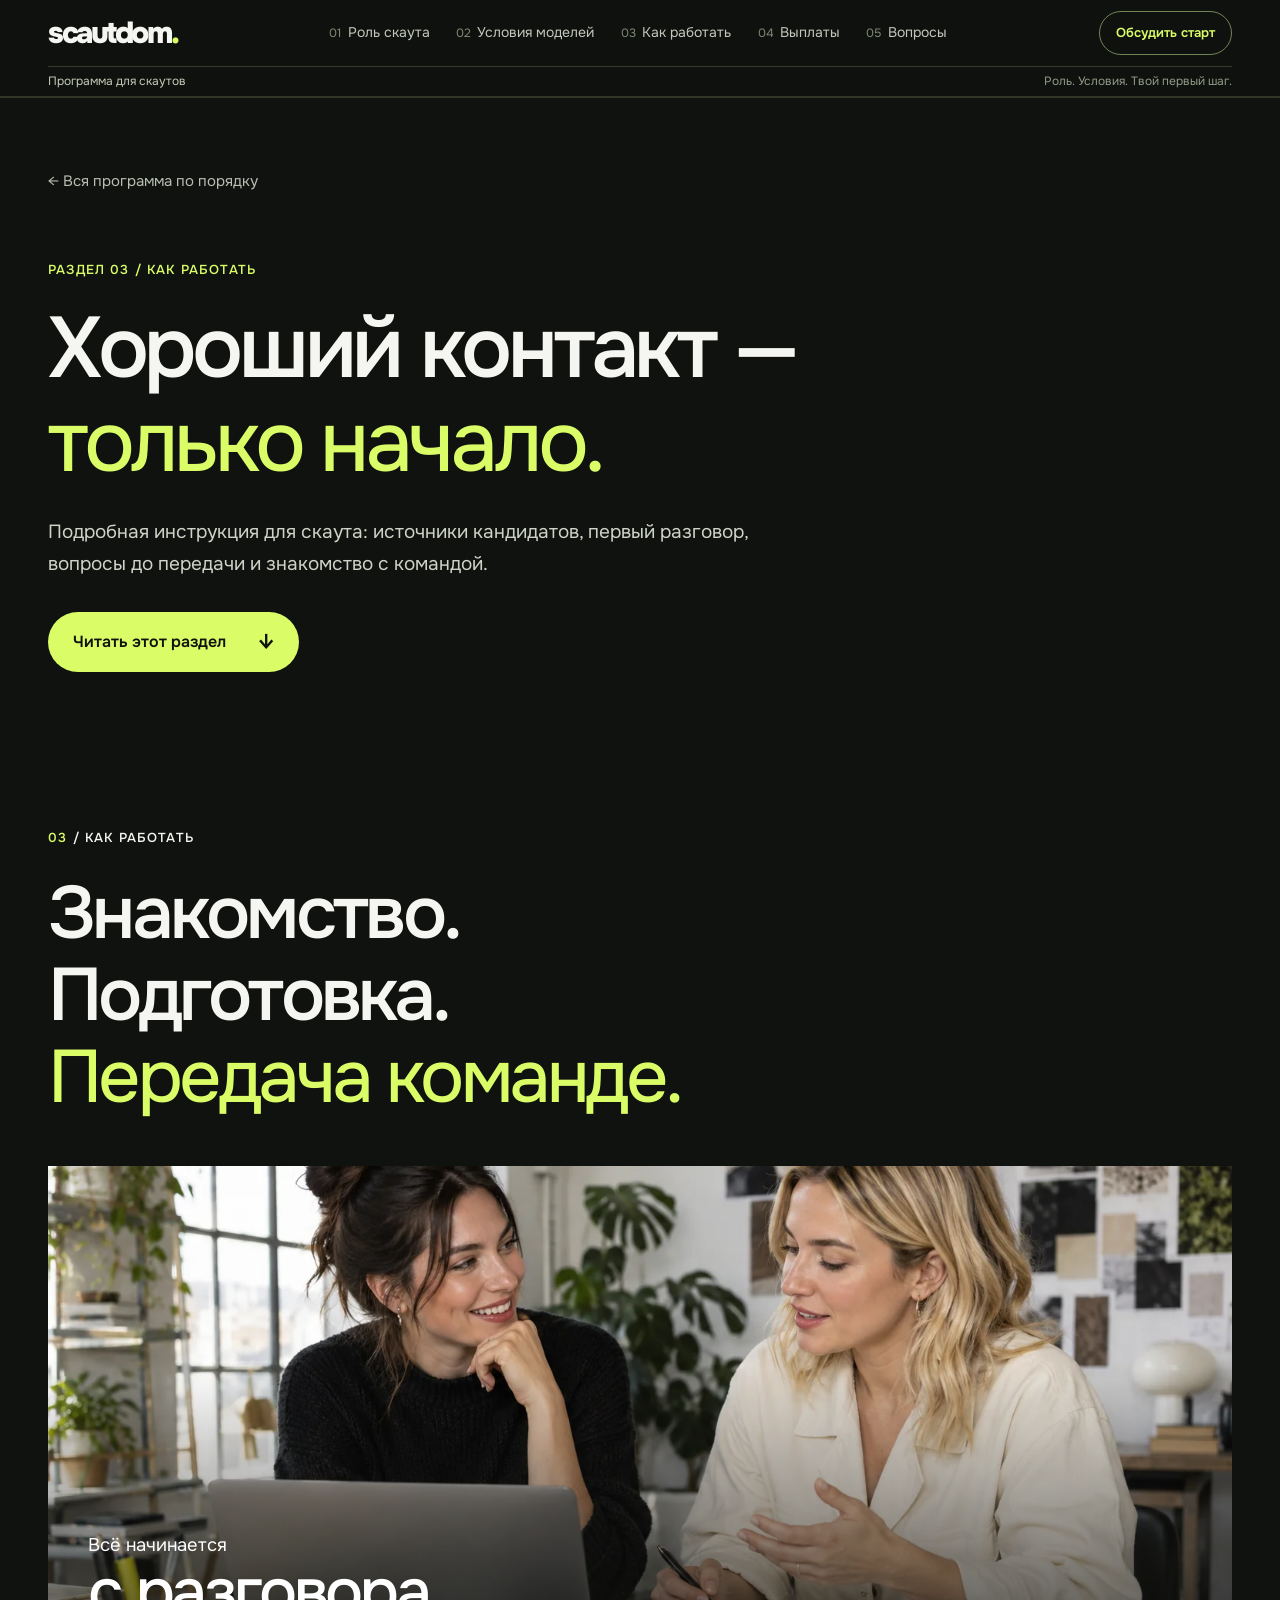
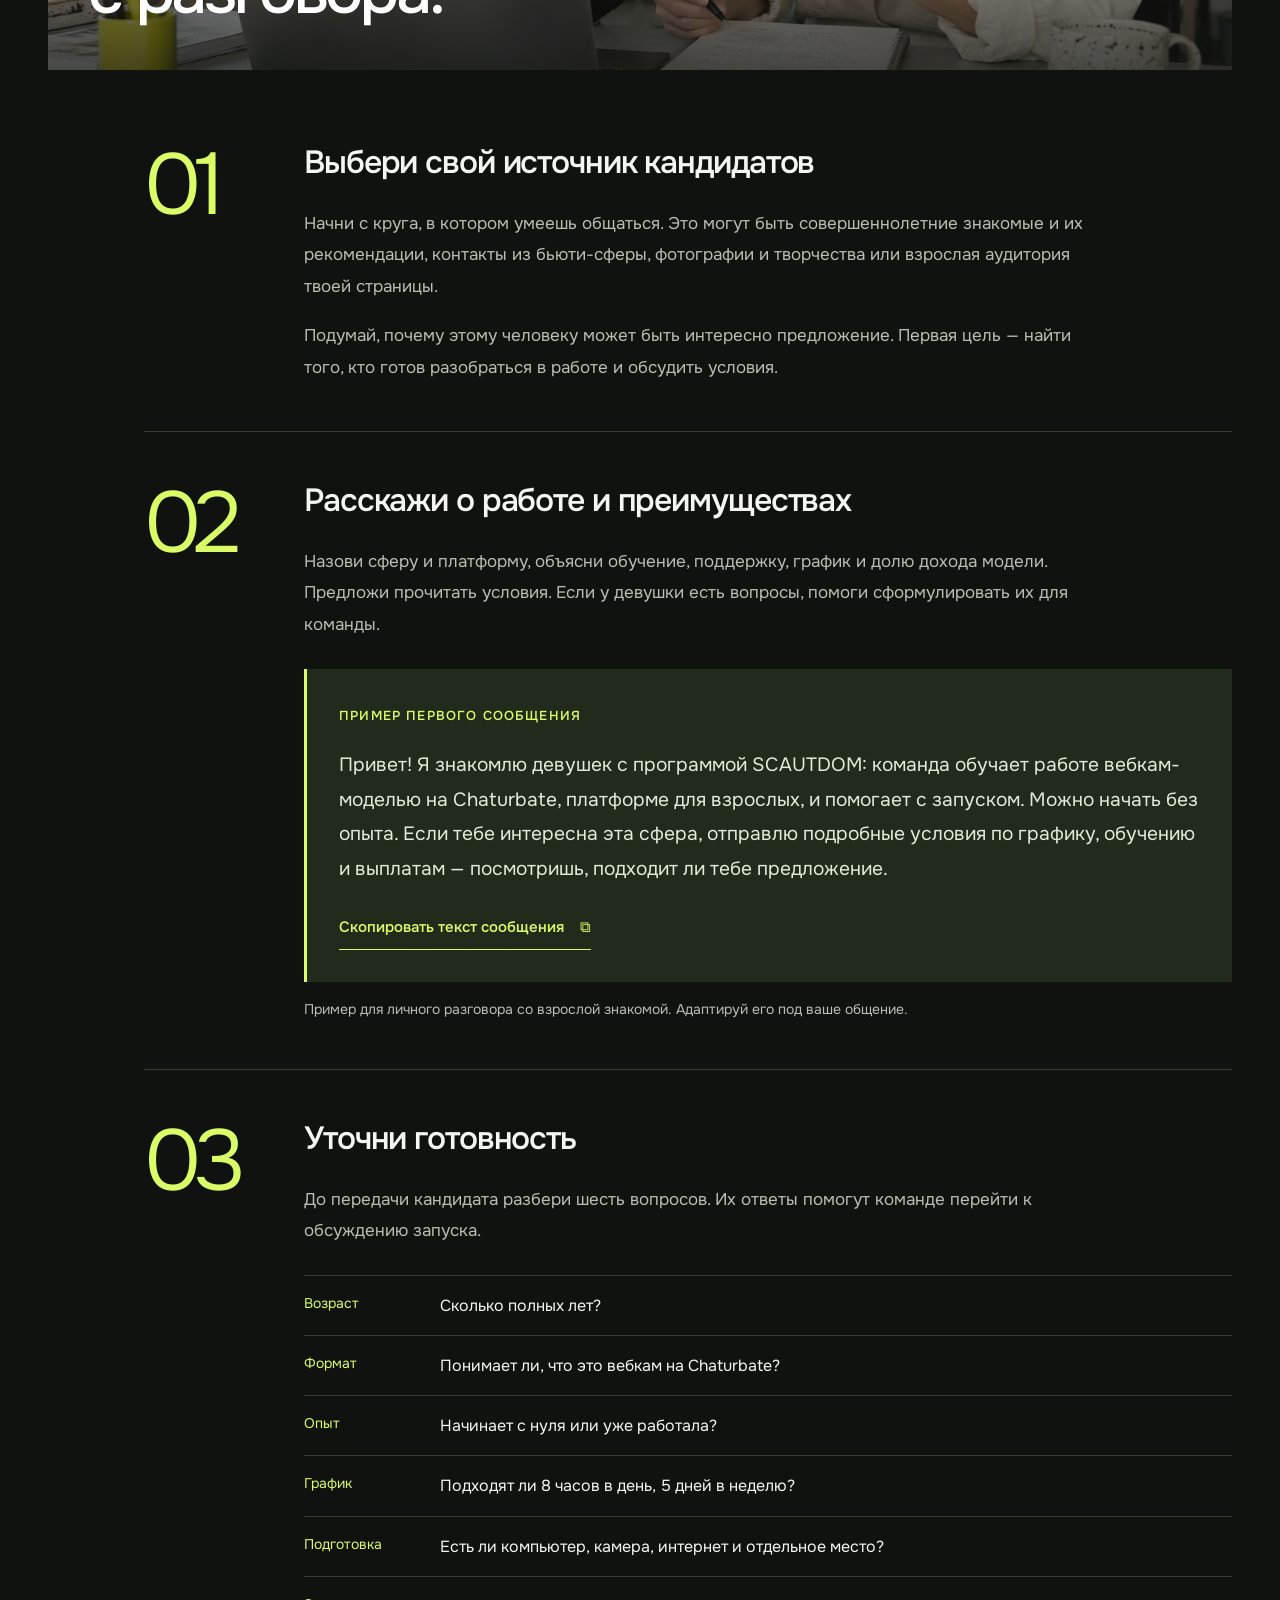
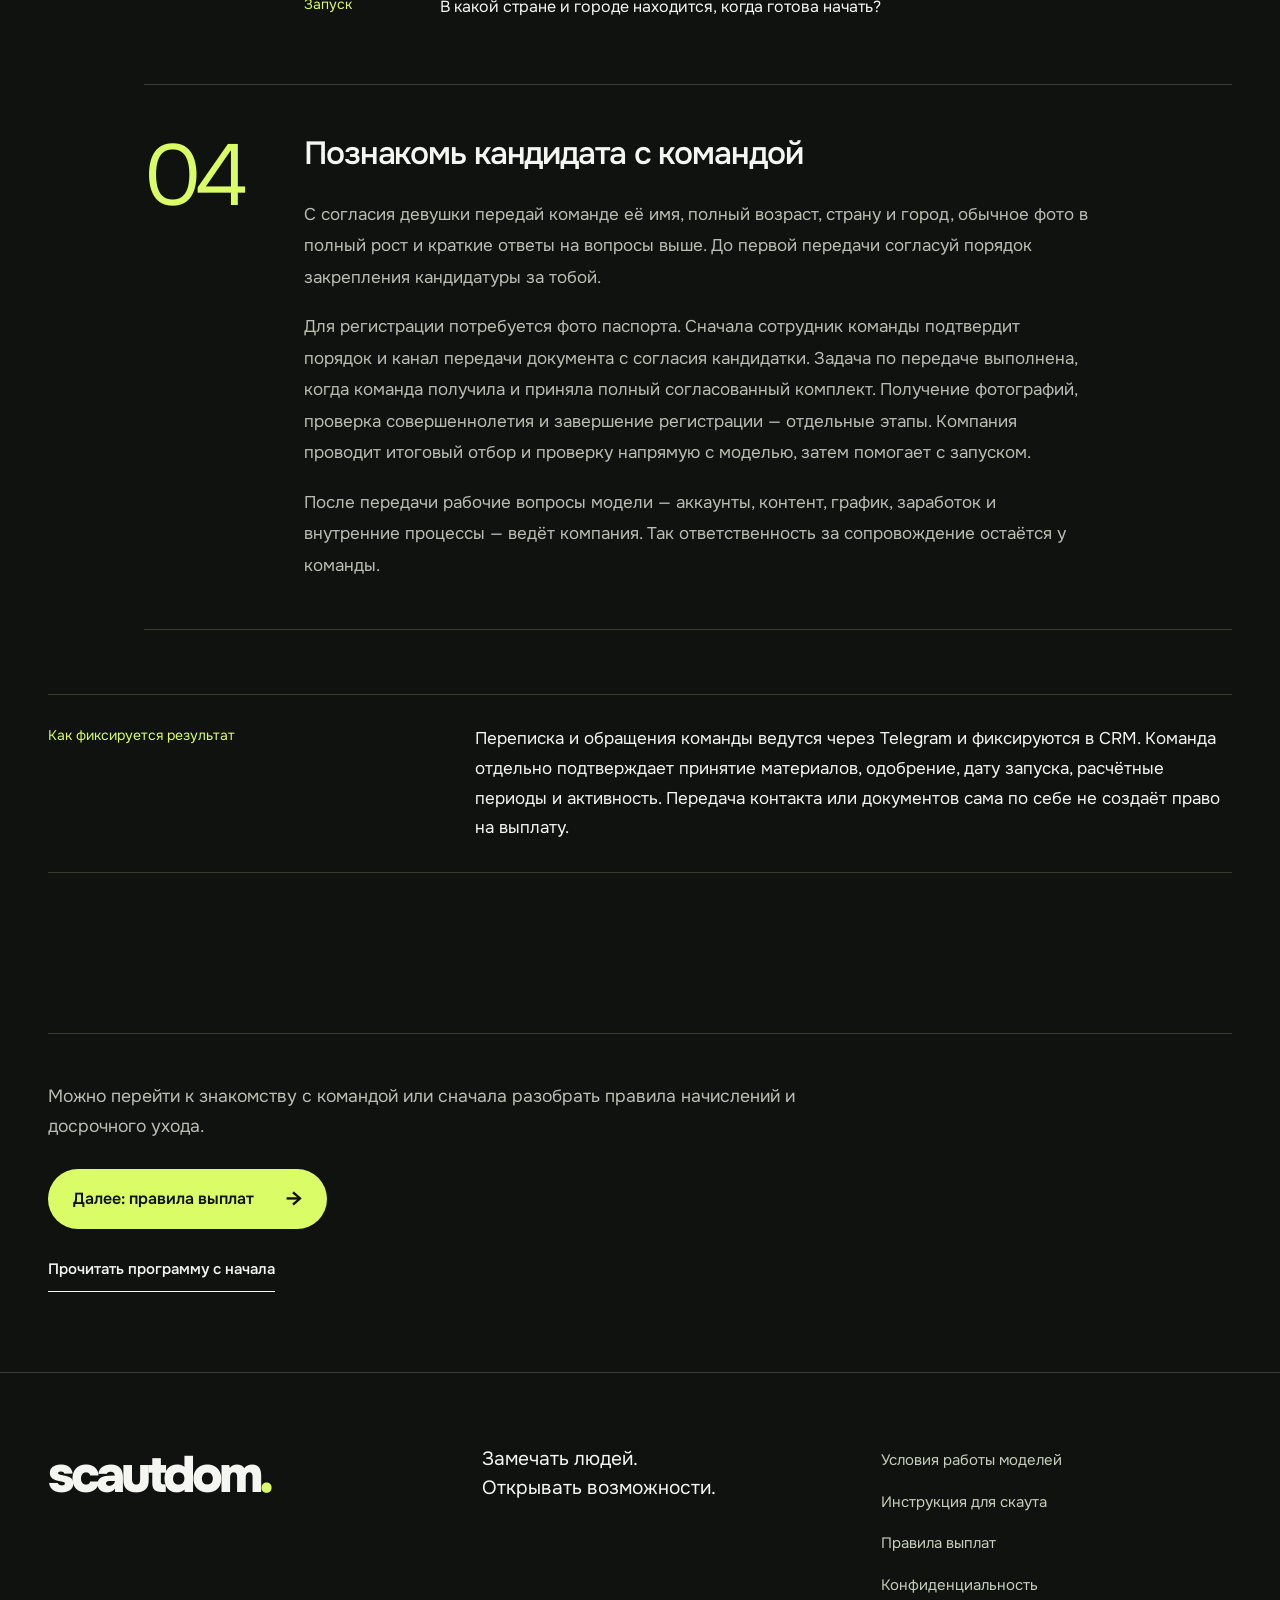
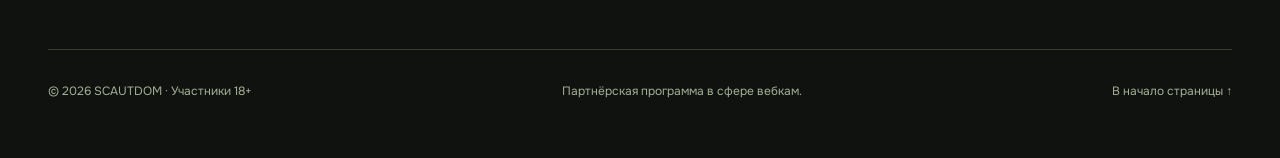
<file: scout.html>
<!doctype html>
<html lang="ru"><head><meta charset="utf-8"><meta name="viewport" content="width=device-width, initial-scale=1"><meta name="theme-color" content="#10120f"><meta name="referrer" content="strict-origin-when-cross-origin"><title>Как работает скаут SCAUTDOM — инструкция и пример сообщения</title><meta name="description" content="Как найти подходящего кандидата, объяснить работу вебкам-моделью, уточнить готовность и познакомить с командой. Порядок работы скаута."><link rel="canonical" href="https://www.scautdom.com/scout.html"><meta property="og:type" content="website"><meta property="og:locale" content="ru_RU"><meta property="og:site_name" content="SCAUTDOM"><meta property="og:title" content="Как работает скаут SCAUTDOM — инструкция и пример сообщения"><meta property="og:description" content="Как найти подходящего кандидата, объяснить работу вебкам-моделью, уточнить готовность и познакомить с командой. Порядок работы скаута."><meta property="og:url" content="https://www.scautdom.com/scout.html"><meta property="og:image" content="https://www.scautdom.com/assets/og.png"><meta property="og:image:width" content="1730"><meta property="og:image:height" content="909"><meta property="og:image:alt" content="SCAUTDOM — работа скаутом. Партнёрская программа 18+."><meta name="twitter:card" content="summary_large_image"><meta name="twitter:title" content="Как работает скаут SCAUTDOM — инструкция и пример сообщения"><meta name="twitter:description" content="Как найти подходящего кандидата, объяснить работу вебкам-моделью, уточнить готовность и познакомить с командой. Порядок работы скаута."><meta name="twitter:image" content="https://www.scautdom.com/assets/og.png"><link rel="icon" href="/assets/favicon.svg" type="image/svg+xml"><link rel="stylesheet" href="/assets/typeface.css?v=scout-ad-attribution-20260906"><link rel="stylesheet" href="/assets/site.css?v=scout-ad-attribution-20260906"><script src="/assets/lead-core.js?v=scout-ad-attribution-20260906" defer></script><script src="/assets/analytics.js?v=scout-ad-attribution-20260906" defer></script><script src="/assets/site.js?v=scout-ad-attribution-20260906" defer></script></head><body data-release="scout-ad-attribution-20260906" data-page="scout.html"><a class="skip" href="#main">К содержанию</a>
<header class="header"><div class="header-inner wrap">
<a class="brand" href="/" aria-label="SCAUTDOM — вся программа">scautdom<span aria-hidden="true">.</span></a>
<nav class="desktop-nav" aria-label="Разделы программы по порядку"><a href="/#role" data-chapter-link="role"><span>01</span>Роль скаута</a><a href="/#models" data-chapter-link="models"><span>02</span>Условия моделей</a><a href="/#workflow" data-chapter-link="workflow"><span>03</span>Как работать</a><a href="/#rewards" data-chapter-link="rewards"><span>04</span>Выплаты</a><a href="/#questions" data-chapter-link="questions"><span>05</span>Вопросы</a></nav>
<a class="header-apply" href="/#apply"><span class="desktop-cta">Обсудить старт</span><span class="mobile-cta">Начать</span></a>
<details class="mobile-nav"><summary>Разделы <span aria-hidden="true">≡</span></summary><nav aria-label="Разделы программы"><a href="/#role" data-chapter-link="role"><span>01</span>Роль скаута</a><a href="/#models" data-chapter-link="models"><span>02</span>Условия моделей</a><a href="/#workflow" data-chapter-link="workflow"><span>03</span>Как работать</a><a href="/#rewards" data-chapter-link="rewards"><span>04</span>Выплаты</a><a href="/#questions" data-chapter-link="questions"><span>05</span>Вопросы</a></nav></details>
</div><div class="reading-row wrap"><span data-reading-current>Программа для скаутов</span><span class="reading-note">Роль. Условия. Твой первый шаг.</span></div><div class="reading-progress" aria-hidden="true"><div data-reading-progress></div></div></header><main id="main"><section class="reference-hero wrap"><a class="back-link" href="/">← Вся программа по порядку</a><p class="eyebrow">Раздел 03 / Как работать</p><h1>Хороший контакт —<br><em>только начало.</em></h1><p class="hero-lead">Подробная инструкция для скаута: источники кандидатов, первый разговор, вопросы до передачи и знакомство с командой.</p><a class="button primary" href="#workflow">Читать этот раздел<span aria-hidden="true">↓</span></a></section><section class="chapter " id="workflow" data-chapter="03" data-chapter-title="Как работать"><div class="wrap"><div class="chapter-heading"><p class="eyebrow"><span>03</span> / Как работать</p><h2>Знакомство.<br>Подготовка.<br><em>Передача команде.</em></h2></div>
<div class="process-photo"><img src="/assets/conversation.svg" width="1536" height="1024" loading="lazy" alt="Иллюстрация: обсуждение проекта за ноутбуком"><div class="photo-note"><span>Всё начинается</span><strong>с разговора.</strong></div></div>
<div class="process-steps"><article><div class="process-number">01</div><div><h3>Выбери свой источник кандидатов</h3><p>Начни с круга, в котором умеешь общаться. Это могут быть совершеннолетние знакомые и их рекомендации, контакты из бьюти-сферы, фотографии и творчества или взрослая аудитория твоей страницы.</p><p>Подумай, почему этому человеку может быть интересно предложение. Первая цель — найти того, кто готов разобраться в работе и обсудить условия.</p></div></article><article><div class="process-number">02</div><div><h3>Расскажи о работе и преимуществах</h3><p>Назови сферу и платформу, объясни обучение, поддержку, график и долю дохода модели. Предложи прочитать условия. Если у девушки есть вопросы, помоги сформулировать их для команды.</p><div class="message-card"><span class="eyebrow">Пример первого сообщения</span><blockquote id="outreach-text">Привет! Я знакомлю девушек с программой SCAUTDOM: команда обучает работе вебкам-моделью на Chaturbate, платформе для взрослых, и помогает с запуском. Можно начать без опыта. Если тебе интересна эта сфера, отправлю подробные условия по графику, обучению и выплатам — посмотришь, подходит ли тебе предложение.</blockquote><button class="text-link" type="button" data-copy-target="outreach-text">Скопировать текст сообщения <span aria-hidden="true">⧉</span></button><p class="small" data-template-status role="status"></p></div><p class="small">Пример для личного разговора со взрослой знакомой. Адаптируй его под ваше общение.</p></div></article><article><div class="process-number">03</div><div><h3>Уточни готовность</h3><p>До передачи кандидата разбери шесть вопросов. Их ответы помогут команде перейти к обсуждению запуска.</p><ul class="interview-list"><li><span>Возраст</span>Сколько полных лет?</li><li><span>Формат</span>Понимает ли, что это вебкам на Chaturbate?</li><li><span>Опыт</span>Начинает с нуля или уже работала?</li><li><span>График</span>Подходят ли 8 часов в день, 5 дней в неделю?</li><li><span>Подготовка</span>Есть ли компьютер, камера, интернет и отдельное место?</li><li><span>Запуск</span>В какой стране и городе находится, когда готова начать?</li></ul></div></article><article><div class="process-number">04</div><div><h3>Познакомь кандидата с командой</h3><p>С согласия девушки передай команде её имя, полный возраст, страну и город, обычное фото в полный рост и краткие ответы на вопросы выше. До первой передачи согласуй порядок закрепления кандидатуры за тобой.</p><p>Для регистрации потребуется фото паспорта. Сначала сотрудник команды подтвердит порядок и канал передачи документа с согласия кандидатки. Задача по передаче выполнена, когда команда получила и приняла полный согласованный комплект. Получение фотографий, проверка совершеннолетия и завершение регистрации — отдельные этапы. Компания проводит итоговый отбор и проверку напрямую с моделью, затем помогает с запуском.</p><p>После передачи рабочие вопросы модели — аккаунты, контент, график, заработок и внутренние процессы — ведёт компания. Так ответственность за сопровождение остаётся у команды.</p></div></article></div>
<div class="editor-note"><span>Как фиксируется результат</span><p>Переписка и обращения команды ведутся через Telegram и фиксируются в CRM. Команда отдельно подтверждает принятие материалов, одобрение, дату запуска, расчётные периоды и активность. Передача контакта или документов сама по себе не создаёт право на выплату.</p></div>
</div></section><div id="apply" class="reference-bridge wrap"><p>Можно перейти к знакомству с командой или сначала разобрать правила начислений и досрочного ухода.</p><a class="button primary" href="/payments.html">Далее: правила выплат<span aria-hidden="true">→</span></a><a class="text-link" href="/#role">Прочитать программу с начала</a></div></main><footer class="footer"><div class="wrap"><div class="footer-top"><a class="brand" href="/">scautdom<span>.</span></a><p>Замечать людей.<br>Открывать возможности.</p><nav aria-label="Справочные страницы"><a href="/model.html">Условия работы моделей</a><a href="/scout.html">Инструкция для скаута</a><a href="/payments.html">Правила выплат</a><a href="/privacy.html">Конфиденциальность</a><button type="button" data-analytics-settings hidden>Настройки статистики</button></nav></div><div class="footer-bottom"><span>© 2026 SCAUTDOM · Участники 18+</span><span>Партнёрская программа в сфере вебкам.</span><a href="#main">В начало страницы ↑</a></div></div></footer></body></html>
</file>
<file: assets/typeface.css>
/* Onest variable font; SIL Open Font License, see Onest-OFL.txt. */
@font-face{font-family:Onest;font-style:normal;font-weight:100 900;font-display:swap;src:url([data-uri]) format("woff")}
</file>
<file: assets/site.css>
:root{--ink:#10120f;--surface:#1b2018;--paper:#f5f6f2;--accent:#d9fc67;--muted:#b8beb2;--line:#363e30;--header:6rem;color-scheme:dark;font-family:Onest,Arial,sans-serif;font-synthesis:none;font-size:16px;background:var(--ink);color:var(--paper);scroll-behavior:smooth;scroll-padding-top:7.5rem}
*{box-sizing:border-box}body{margin:0;line-height:1.7}body,button,input,textarea,select{font-family:Onest,Arial,sans-serif}main{padding-top:var(--header)}[hidden]{display:none!important}img{display:block;max-width:100%;height:auto}a{color:inherit;text-decoration:none}button,input,select,textarea{font:inherit}button,a,input,summary,textarea,select{-webkit-tap-highlight-color:transparent}button{cursor:pointer}button:disabled{cursor:wait}h1,h2,h3,h4,p,figure,blockquote,dl,dd{margin:0}h1,h2,h3,h4{line-height:1.16;font-weight:550}h1,h2,h3{text-wrap:balance}p+p{margin-top:1.15rem}p,li{overflow-wrap:break-word}p{color:var(--muted)}strong{font-weight:650}em{font-style:normal;color:var(--accent);font-weight:450}a,button,summary{touch-action:manipulation}::selection{background:var(--accent);color:var(--ink)}:focus-visible{outline:3px solid var(--accent);outline-offset:5px}.paper :focus-visible,.quiz :focus-visible{outline-color:#4b601c}.wrap{width:min(100% - 6rem,84rem);margin-inline:auto}.wrap>*{min-width:0}.eyebrow{text-transform:uppercase;letter-spacing:.09em;font-size:.8125rem;font-weight:550;line-height:1.6;color:inherit}.eyebrow>span{color:var(--accent)}.small{font-size:.875rem;line-height:1.65}.lead{font-size:1.45rem;line-height:1.55;color:inherit}.skip{position:fixed;top:8px;left:12px;padding:12px 20px;z-index:200;background:var(--accent);color:var(--ink);transform:translateY(-180%)}.skip:focus{transform:none}.button{display:inline-flex;align-items:center;justify-content:space-between;gap:2rem;min-height:3.75rem;padding:1rem 1.5rem;border-radius:99px;border:1px solid transparent;font-size:1rem;font-weight:600;line-height:1.4;text-align:left;transition:background .2s,color .2s,transform .2s;max-width:100%}.button>span{font-size:1.4rem;line-height:1;flex:none}.button.primary{background:var(--accent);color:var(--ink)}.button.primary:hover{background:#e9ffab;transform:translateY(-2px)}.button.secondary{background:transparent;border-color:currentColor;color:inherit}.button.secondary:hover{background:#ffffff10}.text-link{display:inline-flex;align-items:center;justify-content:space-between;gap:1rem;min-height:44px;padding:.55rem 0;background:none;border:0;border-bottom:1px solid currentColor;color:inherit;font-size:.9375rem;font-weight:550;line-height:1.45}.text-link:hover{color:var(--accent)}.paper .text-link:hover{color:#4b601c}.back-link{display:inline-flex;align-items:center;min-height:44px;font-size:.9375rem;color:var(--muted);margin-bottom:3.5rem}.back-link:hover{color:var(--accent)}
/* An ordered reading guide stays present without shortcutting the application. */
.header{position:fixed;top:0;inset-inline:0;z-index:50;background:#10120ff2;backdrop-filter:blur(20px);-webkit-backdrop-filter:blur(20px);view-transition-name:programme-header}.header-inner{min-height:4.1rem;display:flex;align-items:center;justify-content:space-between;gap:2rem}.brand{font-size:1.9rem;font-weight:850;letter-spacing:-.08em;line-height:1.2;white-space:nowrap}.brand>span{color:var(--accent)}.desktop-nav{display:flex;align-items:center;gap:1.65rem}.desktop-nav a{display:inline-flex;align-items:center;gap:.4rem;min-height:44px;font-size:.875rem;color:#c2c8bc;white-space:nowrap}.desktop-nav a>span{font-size:.75rem;color:#7f8a74;font-variant-numeric:tabular-nums}.desktop-nav a:hover,.desktop-nav a[aria-current]{color:var(--accent)}.desktop-nav a[aria-current]>span{color:var(--accent)}.header-note{font-size:.75rem;letter-spacing:.07em;white-space:nowrap;color:#b8beb2}.reading-row{display:flex;align-items:center;justify-content:space-between;height:1.9rem;font-size:.75rem;line-height:1.35;color:#c3cbb7;border-top:1px solid #343d2b}.reading-row [data-reading-current]{font-variant-numeric:tabular-nums}.reading-note{color:#919b87}.reading-progress{height:2px;background:#303728}.reading-progress>div{height:100%;background:var(--accent);transform-origin:left;transform:scaleX(0)}.mobile-nav{display:none}.mobile-nav summary{min-height:44px;display:flex;align-items:center;gap:.8rem;font-size:.9375rem;cursor:pointer;list-style:none}.mobile-nav summary::-webkit-details-marker{display:none}.mobile-nav summary>span{font-size:1.7rem;line-height:1}.mobile-nav nav{position:absolute;top:100%;left:0;right:0;background:var(--ink);padding:1rem 1.5rem 2rem;border-block:1px solid var(--line);box-shadow:0 28px 35px #0006;max-height:calc(100dvh - 7rem);overflow:auto}.mobile-nav nav a{display:flex;align-items:center;gap:1rem;padding:1rem .5rem;border-bottom:1px solid var(--line);font-size:1.125rem}.mobile-nav nav a>span{color:var(--accent);font-size:.875rem}.mobile-nav[open] summary{color:var(--accent)}
/* Campaign image and typography define the first screen. */
.hero{position:relative;min-height:48rem;isolation:isolate;overflow:hidden;background:#10120f}.hero-media{position:absolute;inset-block:0;right:0;width:61%;z-index:-2}.hero-media img{width:100%;height:100%;object-fit:cover;object-position:68% 33%}.hero-shade{position:absolute;inset:0;background:linear-gradient(90deg,#10120f 0%,#10120ff7 25%,#10120fb0 42%,#10120f00 68%),linear-gradient(0deg,#10120f8c,transparent 40%);z-index:-1}.hero-inner{position:relative;min-height:48rem;display:flex;align-items:center;padding-block:4.25rem 4.75rem}.hero-copy{max-width:43rem}.hero h1{font-size:clamp(4.1rem,7.3vw,7rem);line-height:1.025;letter-spacing:-.055em;font-weight:600;margin-block:1.3rem 1.75rem}.hero h1 em{font-weight:450}.hero-lead{max-width:34rem;font-size:1.125rem;line-height:1.7;color:#ced3c7}.hero-copy .hero-lead{max-width:29rem}.hero .button{margin-top:1.8rem;min-width:21.5rem}.hero-note{font-size:.8125rem;color:#acb69f;line-height:1.6;margin-top:1.1rem}.hero-side-note{position:absolute;right:0;bottom:4.5rem;display:flex;flex-direction:column;text-align:right;font-size:1rem;font-weight:450;line-height:1.4;text-shadow:0 2px 15px #000}.offer-strip{background:var(--accent);color:var(--ink);position:relative}.offer-inner{display:grid;grid-template-columns:1fr 1.35fr auto;align-items:center;gap:2rem;padding-block:1.8rem}.offer-inner p{color:inherit;font-size:1.0625rem;line-height:1.5}.offer-inner p:first-child{display:flex;flex-direction:column}.offer-inner p:first-child span{font-size:.8125rem;letter-spacing:.02em}.offer-inner strong{font-size:clamp(2.5rem,4vw,3.5rem);font-weight:600;letter-spacing:-.05em;line-height:1.15}.offer-inner p+p{margin:0}.offer-mark{display:grid;place-items:center;border:1px solid #10120f55;border-radius:50%;width:4.2rem;height:4.2rem;font-size:2rem}
/* Long text is a series of distinct chapters, not a grid of links. */
.chapter{padding-block:6.5rem 0;scroll-margin-top:7.3rem}.chapter>.wrap{padding-bottom:5.5rem}.chapter-heading{margin-bottom:2.5rem}.chapter-heading .eyebrow{margin-bottom:1.5rem}.chapter h2{font-size:clamp(2.4rem,5.8vw,5.15rem);letter-spacing:-.048em;line-height:1.1;max-width:24ch}.chapter-intro{max-width:48rem;font-size:1.25rem;line-height:1.7;margin:-.5rem 0 3.5rem}.paper{background:var(--paper);color:var(--ink);--muted:#4c5546;--line:#d2d8cc;color-scheme:light}.paper em{color:#5a6c3c}.paper .eyebrow>span{color:#5a6c3c}.reading-copy{font-size:1.0625rem;line-height:1.85;max-width:46rem}.reading-copy .lead{margin-bottom:1.4rem}.reading-copy h3{font-size:1.75rem;line-height:1.3;letter-spacing:-.03em;margin-bottom:1.5rem}.reading-copy h4{font-size:1.2rem;margin-bottom:1rem}.reading-copy p strong{color:inherit}.role-layout{display:grid;grid-template-columns:1.17fr 1fr;gap:6rem;align-items:start;margin-top:3.5rem}.role-manifesto{background:var(--accent);color:var(--ink);padding:2.5rem 3rem;position:relative;transform:rotate(2deg);margin:1rem .75rem 0}.role-manifesto>p{font-size:clamp(2.6rem,4.7vw,4.1rem);letter-spacing:-.055em;line-height:1.08;color:var(--ink);font-weight:450;margin-block:3rem 2.75rem}.role-manifesto em{color:var(--ink);font-weight:700}.manifesto-foot{display:block;font-size:.875rem;line-height:1.5;border-top:1px solid #10120f55;padding-top:1.4rem}.benefit-trio{display:grid;grid-template-columns:repeat(3,minmax(0,1fr));gap:2.25rem;margin-top:4.5rem}.benefit-trio article{border-top:1px solid var(--line);padding-top:1.5rem}.feature-index{font-size:3.4rem;letter-spacing:-.06em;line-height:1;color:var(--accent);font-weight:350}.benefit-trio h3{font-size:1.65rem;letter-spacing:-.035em;margin-block:1.5rem 1rem;line-height:1.3}.benefit-trio p{font-size:1rem;line-height:1.8}.editor-note{display:grid;grid-template-columns:1fr 2fr;gap:3rem;border-block:1px solid var(--line);margin-top:4rem;padding-block:1.8rem}.editor-note>span{font-size:.875rem;color:var(--accent);line-height:1.6}.editor-note p{font-size:1.0625rem;line-height:1.75;color:inherit}.next-chapter{display:grid;grid-template-columns:1fr auto;align-items:center;gap:.7rem 2rem;border-top:1px solid var(--line);margin-top:5.5rem;padding-block:2.25rem 0}.next-caption{font-size:.8125rem;text-transform:uppercase;letter-spacing:.09em;color:var(--muted)}.next-name{grid-row:2;grid-column:1;display:flex;align-items:baseline;gap:1.2rem;font-size:clamp(1.4rem,2.5vw,2.15rem);letter-spacing:-.035em;line-height:1.3}.next-name small{font-size:.875rem;letter-spacing:0;font-variant-numeric:tabular-nums;color:var(--muted)}.next-arrow{grid-row:1/3;grid-column:2;width:4.1rem;height:4.1rem;border-radius:50%;background:var(--accent);color:var(--ink);display:grid;place-items:center;font-size:1.8rem;transition:transform .25s}.next-chapter:hover .next-arrow{transform:translateY(4px)}.next-chapter:hover .next-name{text-decoration:underline;text-decoration-thickness:1px;text-underline-offset:7px}
.reading-grid{display:grid;grid-template-columns:1.35fr 1fr;gap:6rem;align-items:start}.candidate-facts{border-top:1px solid #adb79e;padding-top:1rem;position:sticky;top:8.5rem}.candidate-facts>span{font-size:.8125rem}.candidate-facts dl>div{display:grid;grid-template-columns:1fr 1.2fr;gap:1rem;border-bottom:1px solid var(--line);padding-block:1.55rem}.candidate-facts dt{font-size:.9375rem;padding-top:.4rem}.candidate-facts dd{font-size:clamp(2.4rem,4.5vw,3.75rem);line-height:1.03;font-weight:450;letter-spacing:-.05em}.candidate-facts small{display:block;font-size:.875rem;line-height:1.55;letter-spacing:0;font-weight:400;color:#515d47;margin-top:.7rem}.subsection{display:grid;grid-template-columns:1fr 1.55fr;gap:5rem;padding-top:3.5rem;border-top:1px solid var(--line);margin-top:5.5rem}.subhead .eyebrow{margin-bottom:1.25rem;font-size:.8125rem;color:var(--muted)}.subhead h3{font-size:clamp(1.9rem,3.2vw,2.75rem);line-height:1.2;letter-spacing:-.04em}.subhead p{font-size:1rem;line-height:1.8;margin-top:1.5rem}.support-list article{display:grid;grid-template-columns:2rem 1fr;gap:1.5rem;border-bottom:1px solid var(--line);padding-block:1.7rem}.support-list article:first-child{padding-top:0}.support-list article>span{font-size:.875rem;color:#69765a}.support-list h4{font-size:1.3rem;margin-bottom:.8rem;letter-spacing:-.025em}.support-list p{font-size:1rem;line-height:1.85}.model-economy{display:grid;grid-template-columns:1fr 1.55fr;gap:5rem;margin-top:5.5rem;align-items:start}.share-figure{background:var(--accent);padding:2.5rem 2rem;position:sticky;top:8.5rem}.share-figure>strong{display:block;font-size:clamp(5rem,11vw,10.5rem);letter-spacing:-.08em;font-weight:450;line-height:1.2;margin-block:2rem}.share-figure>strong>span{font-size:.5em}.share-figure p{font-size:.875rem;color:#354126;line-height:1.7}.table-scroll{overflow:auto;margin-top:2rem}table{width:100%;border-collapse:collapse;font-size:1rem;line-height:1.5}caption{text-align:left;font-size:1rem;font-weight:600;margin-bottom:1rem}th,td{text-align:left;padding:1rem .7rem;border-bottom:1px solid #c8d1bf;font-variant-numeric:tabular-nums}thead th{font-size:.875rem;font-weight:450;color:#535e47}tbody th{font-weight:500}td:last-child{font-size:1.2rem;font-weight:650}.table-scroll+.small{margin-top:1rem}.detail-list{padding:0;list-style:none;margin:1.5rem 0}.detail-list li{padding:1.2rem 0;border-top:1px solid var(--line);line-height:1.85}.detail-list li strong{color:var(--ink)}
.process-photo{position:relative;aspect-ratio:2.35;overflow:hidden;margin-block:3rem 4rem;background:var(--surface)}.process-photo img{height:100%;width:100%;object-fit:cover;object-position:50% 41%}.process-photo::after{content:"";position:absolute;inset:0;pointer-events:none;background:linear-gradient(0deg,#10120fbc,transparent 60%)}.photo-note{position:absolute;z-index:1;left:2.5rem;bottom:2.5rem;display:flex;flex-direction:column;color:#fff;line-height:1.15}.photo-note>span{font-size:1.15rem}.photo-note>strong{font-size:clamp(2rem,5vw,4.5rem);font-weight:500;letter-spacing:-.05em}.process-steps{max-width:68rem;margin-left:auto}.process-steps>article{display:grid;grid-template-columns:7rem 1fr;gap:3rem;padding-block:3rem;border-bottom:1px solid var(--line)}.process-steps>article:first-child{padding-top:.5rem}.process-number{font-size:5.4rem;line-height:1;font-weight:350;letter-spacing:-.08em;color:var(--accent)}.process-steps h3{font-size:2rem;letter-spacing:-.035em;line-height:1.3;margin-bottom:1.5rem}.process-steps p{font-size:1.0625rem;line-height:1.85;max-width:49rem}.process-steps .small{font-size:.875rem;line-height:1.65}.message-card{margin-block:1.8rem 1rem;padding:2rem;background:#222a1b;border-left:3px solid var(--accent)}.message-card blockquote{font-size:1.2rem;line-height:1.8;color:#e3ebd8;margin-block:1.25rem}.message-card .eyebrow{font-size:.8125rem;color:var(--accent)}.message-card .text-link{color:var(--accent)}.interview-list{list-style:none;padding:0;margin:1.75rem 0 0}.interview-list li{display:grid;grid-template-columns:7rem 1fr;gap:1.5rem;border-top:1px solid var(--line);padding-block:1rem;font-size:1rem;line-height:1.7}.interview-list li>span{color:var(--accent);font-size:.875rem}
.reward-intro{display:grid;grid-template-columns:1.05fr 1.1fr;gap:5rem;align-items:start;margin-top:3.5rem}.reward-number{font-size:clamp(4.4rem,9.3vw,8.25rem);font-weight:450;letter-spacing:-.07em;line-height:1;white-space:nowrap}.reward-number>span{display:block;font-size:1.15rem;letter-spacing:0;line-height:1.6;margin-top:1rem;color:#566149}.payment-timeline{display:grid;grid-template-columns:repeat(3,minmax(0,1fr));margin:3.5rem 0 0;padding:0;list-style:none;border:1px solid #bac6aa}.payment-timeline li{padding:1.6rem 1.8rem 2rem;border-right:1px solid #bac6aa;display:flex;flex-direction:column}.payment-timeline li:last-child{border:0;background:var(--ink);color:var(--paper)}.payment-timeline li>span{font-size:.8125rem;line-height:1.7}.payment-timeline li>strong{font-size:clamp(2.3rem,4.2vw,3.7rem);font-weight:450;letter-spacing:-.05em;line-height:1.3;margin:1.6rem 0 .9rem}.payment-timeline p{font-size:.9375rem;line-height:1.7}.payment-timeline li:last-child p{color:#c5ceba}.payment-timeline li:last-child>strong{color:var(--accent)}.calculator{margin-top:3rem;display:grid;grid-template-columns:1fr 1fr;background:var(--ink);color:var(--paper);--muted:#bdc8b1;color-scheme:dark;border:1px solid #29321f}.calc-controls{padding:2.7rem}.calc-controls h3{font-size:2rem;letter-spacing:-.04em;line-height:1.25;margin-top:1rem}.range-heading{display:flex;align-items:center;justify-content:space-between;gap:1rem;margin-top:2.5rem}.range-heading label{font-size:.9375rem;max-width:13rem;line-height:1.5}.range-heading output{font-size:2.7rem;line-height:1.2;color:var(--accent);font-weight:450;font-variant-numeric:tabular-nums}.calculator input[type=range]{display:block;width:100%;margin:1rem 0 .15rem;height:40px;accent-color:var(--accent);cursor:pointer;background:transparent;appearance:none;-webkit-appearance:none}.calculator input[type=range]::-webkit-slider-runnable-track{height:4px;border-radius:9px;background:linear-gradient(to right,var(--accent) 0 var(--range-fill,22%),#48583a var(--range-fill,22%) 100%)}.calculator input[type=range]::-webkit-slider-thumb{-webkit-appearance:none;width:24px;height:24px;background:var(--accent);border:5px solid var(--ink);box-shadow:0 0 0 1px var(--accent);border-radius:50%;margin-top:-10px}.calculator input[type=range]::-moz-range-track{height:4px;background:#48583a;border-radius:9px}.calculator input[type=range]::-moz-range-progress{background:var(--accent);height:4px}.calculator input[type=range]::-moz-range-thumb{height:18px;width:18px;background:var(--accent);border:3px solid var(--ink);border-radius:50%}.range-labels{display:flex;justify-content:space-between;font-size:.8125rem;color:var(--muted)}#calc-note{margin-top:1.7rem}.calc-result{padding:2.7rem;border-left:1px solid var(--line);background:#202819}.calc-total{display:block;font-size:clamp(3rem,6.3vw,5.75rem);line-height:1.2;letter-spacing:-.065em;color:var(--accent);font-weight:450;margin:2.2rem 0;font-variant-numeric:tabular-nums;white-space:nowrap}.calc-months{display:grid;grid-template-columns:repeat(3,minmax(0,1fr));gap:.8rem;border-block:1px solid #475339;padding-block:1.35rem}.calc-months>div{display:flex;flex-direction:column;gap:.5rem}.calc-months span{font-size:.8125rem;color:#c2cdb6;line-height:1.5}.calc-months strong{font-size:1.25rem;font-weight:500;letter-spacing:-.035em;white-space:nowrap;font-variant-numeric:tabular-nums}.calc-result>.small{margin-top:1.5rem}.early-rules>div{padding:1.5rem 0;border-bottom:1px solid #c4cfb9}.early-rules>div:first-child{padding-top:0}.early-rules dt{font-size:1.125rem;font-weight:600;margin-bottom:.7rem}.early-rules dd{font-size:1rem;line-height:1.85;color:var(--muted)}.vip-section{margin-top:5.5rem;padding:3.5rem;background:var(--ink);color:var(--paper);--muted:#bac4af;--line:#39452e}.vip-heading{max-width:44rem}.vip-heading h3{font-size:clamp(2.1rem,4.4vw,3.75rem);letter-spacing:-.045em;line-height:1.15;margin-block:1.2rem 1.5rem}.vip-heading h3 em{color:var(--accent)}.vip-heading>p:last-child{font-size:1.0625rem}.vip-levels{display:grid;grid-template-columns:repeat(4,minmax(0,1fr));gap:1.5rem;margin-top:3rem}.vip-levels>div{display:flex;flex-direction:column;padding-top:1rem;border-top:1px solid var(--line);min-width:0}.vip-levels span{font-size:.8125rem;line-height:1.5;color:#c1ccb6;min-height:2.7em}.vip-levels strong{font-size:clamp(2.9rem,5.3vw,4.75rem);letter-spacing:-.07em;font-weight:350;line-height:1.3;color:var(--accent);margin:.8rem 0}.vip-levels strong small{font-size:.55em;margin-left:.06em}.vip-levels i{height:4px;background:#354329;position:relative;overflow:hidden}.vip-levels i::after{content:"";position:absolute;inset:0 auto 0 0;width:var(--level);background:var(--accent);transform-origin:left}.vip-explanation{display:grid;grid-template-columns:1fr 1fr;gap:3rem;margin-top:3rem;border-top:1px solid var(--line);padding-top:2.5rem}.vip-explanation h4{font-size:1.2rem;margin-bottom:1rem}.vip-explanation p{font-size:1rem;line-height:1.85}.vip-explanation .small{font-size:.875rem}.vip-equation{font-variant-numeric:tabular-nums;margin-top:1rem}.vip-equation strong{font-size:2.2rem;font-weight:450;color:var(--accent);letter-spacing:-.04em;line-height:1.5}
.faq-toolbar{display:flex;justify-content:space-between;align-items:center;gap:2rem;margin:1rem 0 2rem}.faq-toolbar>p{font-size:.9375rem;max-width:33rem;line-height:1.65}.faq-toolbar .text-link{color:var(--accent);flex:none}.faq details{border-top:1px solid var(--line)}.faq details:last-child{border-bottom:1px solid var(--line)}.faq summary{display:flex;justify-content:space-between;align-items:center;gap:2rem;list-style:none;cursor:pointer;padding:1.55rem 0;font-size:1.25rem;font-weight:450;line-height:1.6}.faq summary::-webkit-details-marker{display:none}.faq summary>span{display:grid;place-items:center;border:1px solid #526046;border-radius:50%;height:2rem;width:2rem;flex:none;font-size:1.3rem;color:var(--accent);transition:transform .2s}.faq details[open] summary>span{transform:rotate(45deg)}.faq summary:hover{color:var(--accent)}.answer{padding:0 5rem 1.8rem 0;max-width:60rem;font-size:1.0625rem;line-height:1.85}
/* The existing three-step Telegram form is deliberately the last chapter. */
.application{border-top:1px solid var(--line);background:linear-gradient(145deg,#252f1d 0%,var(--ink) 75%);padding-top:6rem}.application-grid{display:grid;grid-template-columns:1fr 1.15fr;gap:5rem;align-items:start}.application-grid>div:first-child{position:sticky;top:9rem}.application h2{font-size:clamp(2.25rem,4.7vw,4.15rem);line-height:1.15;letter-spacing:-.045em;margin-block:1.5rem}.application-grid>div:first-child>p{font-size:1.0625rem;line-height:1.8}.application-grid>div:first-child>.small{font-size:.875rem;margin-top:2rem}.application-grid .small a{text-decoration:underline;text-underline-offset:3px}.application-note{padding-top:1.7rem;margin-top:1.7rem;border-top:1px solid var(--line)}.application-note>strong{display:block;font-size:1.15rem;margin-bottom:.8rem}.application-note p{font-size:1rem}.quiz{background:var(--paper);color:var(--ink);padding:2.5rem;--muted:#536148;color-scheme:light;scroll-margin-top:8rem}.quiz-top{display:flex;justify-content:space-between;align-items:center;gap:1.5rem;margin-bottom:2rem;padding-bottom:1.2rem;border-bottom:1px solid #c6d0bb}.quiz-top p{font-size:.875rem;font-weight:500;color:#4c5b3d;margin:0}.progress{display:flex;gap:5px}.progress i{display:block;width:1.45rem;height:3px;background:#c5cfb9}.progress i.active{background:#4b651b}.quiz fieldset{border:0;padding:0;margin:0;min-width:0}.quiz legend{font-size:1.65rem;line-height:1.3;font-weight:550;letter-spacing:-.035em;padding:0;max-width:100%;margin-bottom:.9rem}.quiz p{font-size:1rem;line-height:1.7}.quiz p.small{font-size:.875rem}.choices{display:grid;gap:.65rem;margin-top:1.5rem}.choice{display:flex;align-items:center;gap:.9rem;min-height:5.2rem;border:1px solid #bac6ab;padding:1rem;cursor:pointer;transition:background .2s,border-color .2s;line-height:1.4}.choice:hover{border-color:#718251;background:#e8eedc}.choice:has(input:checked){border-color:#4a6419;background:#e5eecf;box-shadow:inset 0 0 0 1px #4a6419}.choice input{flex:none;accent-color:#486415;width:1.1rem;height:1.1rem}.choice strong{display:block;font-size:1rem;font-weight:550}.choice small{display:block;font-size:.875rem;line-height:1.5;color:#536443;margin-top:.2rem}.field{display:block;margin-top:1.35rem}.field>span{display:block;font-size:.9375rem;line-height:1.55;margin-bottom:.5rem;font-weight:550}.field>small{display:block;color:#667455;font-size:.875rem;margin-top:.4rem}.field input,.field textarea,.field select{width:100%;min-height:3.25rem;display:block;border:1px solid #a6b492;background:#fff;color:var(--ink);padding:.85rem 1rem;border-radius:0;font-size:1rem;line-height:1.6}.field select{padding-right:2rem}.field input::placeholder,.field textarea::placeholder{color:#748368;opacity:1}.field textarea{resize:vertical}.field input:focus,.field textarea:focus,.field select:focus{border-color:#436115;outline:2px solid #698b34;outline-offset:2px}.check{display:flex;align-items:flex-start;gap:.75rem;margin-top:1.5rem;cursor:pointer;font-size:.9375rem;line-height:1.75}.check input{accent-color:#486415;width:1.1rem;height:1.1rem;margin-top:.32rem;flex:none}.check a{text-decoration:underline;text-underline-offset:3px}.quiz-actions{margin-top:1.5rem;display:flex;align-items:center;justify-content:space-between;gap:1rem}.quiz-actions .button{margin-left:auto}.quiz .button.primary{background:var(--ink);color:var(--accent)}.quiz .button.primary:hover{background:#344524}.quiz .button.outline{background:transparent;border-color:#788967;color:var(--ink)}.quiz .actions{display:flex;flex-wrap:wrap;gap:.6rem;margin-block:1.35rem 1rem}.quiz .actions .button{flex:1 1 auto;justify-content:center;font-size:.9375rem;min-height:3.3rem;padding:.9rem 1rem}.quiz .back{background:none;border:0;padding:.6rem 0;min-height:44px;font-size:.875rem;text-decoration:underline;text-underline-offset:4px;color:#485d33}.quiz [data-edit]{margin-top:.6rem}.route-tip{background:#e5edd9;padding:.9rem 1rem;color:#344c20;font-size:.9375rem!important;border-left:2px solid #63882d;margin-bottom:.8rem}.route-tip:empty{display:none}.form-error{color:#b22621!important;font-size:.9375rem!important;margin-top:1rem}.form-error:empty{display:none}.review-message{font-size:.9375rem!important;min-height:20rem;line-height:1.7!important}.muted{color:var(--muted)}
.reference-hero{padding-block:4rem 5rem}.reference-hero>.eyebrow{color:var(--accent)}.reference-hero h1{font-size:clamp(2.8rem,6.7vw,6rem);letter-spacing:-.05em;line-height:1.1;margin-block:1.3rem 1.6rem;max-width:22ch}.reference-hero .hero-lead{max-width:44rem;font-size:1.1875rem}.reference-hero .button{margin-top:2rem}.reference-next{padding-bottom:5rem}.reference-next .next-chapter{margin-top:0}.reference-bridge{padding-block:3rem 5rem;border-top:1px solid var(--line)}.reference-bridge>p{max-width:48rem;font-size:1.1rem}.reference-bridge .button{margin-top:1.7rem}.reference-bridge .text-link{display:flex;width:fit-content;margin-top:1.2rem}.model-self{padding-block:0 4rem}.model-self>details{border-block:1px solid var(--line);padding-block:1.5rem}.model-self>details>summary{font-size:1.1rem;cursor:pointer;min-height:44px;display:flex;align-items:center;justify-content:space-between;gap:1rem;list-style:none}.model-self>details>summary::-webkit-details-marker{display:none}.model-self>details>p{margin-top:1rem;max-width:46rem}.model-self .application{margin-top:2rem;padding-top:3rem}.model-self .application>.wrap{width:calc(100% - 3rem);padding-bottom:3rem}.model-self .application-grid{gap:3rem}.model-self .application h2{font-size:2.35rem}.privacy-copy{max-width:50rem;font-size:1.0625rem;line-height:1.85}.privacy-copy h2{font-size:1.75rem;letter-spacing:-.025em;margin-block:2.5rem 1.2rem}.privacy-copy h2:first-child{margin-top:0}.privacy-copy a{text-decoration:underline;text-underline-offset:4px}.error-page{min-height:65vh}.footer{padding-block:4.5rem 2rem;border-top:1px solid var(--line)}.footer-top{display:grid;grid-template-columns:1.1fr 1fr 1fr;gap:3rem;align-items:start}.footer .brand{font-size:3.2rem;letter-spacing:-.075em}.footer-top>p{color:var(--paper);font-size:1.2rem;line-height:1.5}.footer-top nav{display:grid;gap:.7rem;font-size:.9375rem;line-height:1.5}.footer-top nav a{padding:.25rem 0;color:#c4ceba}.footer-top nav a:hover{color:var(--accent)}.footer-bottom{display:flex;justify-content:space-between;align-items:start;gap:2rem;padding-top:2rem;margin-top:3rem;border-top:1px solid var(--line);font-size:.75rem;line-height:1.65;color:#a3b095}.footer-bottom a{min-height:44px}
/* Native capabilities available in current browsers; plain content is the fallback. */
@view-transition{navigation:auto}::view-transition-old(root),::view-transition-new(root){animation-duration:.22s}::view-transition-group(programme-header){animation-duration:.22s}
@supports(animation-timeline:scroll()){@keyframes reading-progress{from{transform:scaleX(0)}to{transform:scaleX(1)}}.reading-progress>div{animation:reading-progress linear both;animation-timeline:scroll(root block)}}
@supports(animation-trigger:--entry play-forwards){@media(prefers-reduced-motion:no-preference){.vip-levels>div{timeline-trigger:--entry view() entry 100% exit 0%;trigger-scope:--entry}.vip-levels i::after{animation:level-reveal .65s cubic-bezier(.2,.65,.2,1) both;animation-trigger:--entry play-forwards}.process-photo{timeline-trigger:--photo view() entry 35% exit 0%;trigger-scope:--photo}.process-photo img{animation:photo-reveal .7s ease-out both;animation-trigger:--photo play-forwards}@keyframes level-reveal{from{transform:scaleX(.15)}to{transform:scaleX(1)}}@keyframes photo-reveal{from{scale:1.025;filter:saturate(.7)}to{scale:1;filter:saturate(1)}}}}
@media(hover:hover) and (prefers-reduced-motion:no-preference){.role-manifesto{transition:transform .5s ease}.role-manifesto:hover{transform:rotate(0)}}
@media(min-width:1550px){.hero-media{width:55%}.hero h1{font-size:7.25rem}.hero,.hero-inner{min-height:52rem}}
@media(max-width:1190px){.wrap{width:calc(100% - 4rem)}.header-note{display:none}.desktop-nav{gap:1.2rem}.header-inner{gap:1.5rem}.hero-copy{max-width:38rem}.hero h1{font-size:6.9vw}.hero-media{width:64%}.hero .hero-lead{max-width:26rem}.role-layout,.reading-grid{gap:3rem}.subsection,.model-economy,.reward-intro{gap:3rem}.role-manifesto{padding:2rem}.application-grid{gap:3rem}.calculator>div{padding:2rem}.vip-section{padding:2.5rem}.process-steps>article{gap:2rem}.footer-top{gap:2rem}}
@media(max-width:980px){.desktop-nav{display:none}.mobile-nav{display:block}.header-note{display:block;margin-left:auto}.header-inner{gap:1.8rem}.hero,.hero-inner{min-height:44rem}.hero h1{font-size:clamp(3.8rem,8.2vw,5.5rem)}.hero-copy{max-width:35rem}.hero-media{width:74%}.hero-shade{background:linear-gradient(90deg,#10120ffb 0%,#10120fc9 34%,#10120f0a 90%),linear-gradient(0deg,#10120f8c,transparent 70%)}.hero-side-note{display:none}.chapter{padding-top:5rem}.chapter>.wrap{padding-bottom:4rem}.chapter h2{font-size:clamp(2.6rem,6.4vw,4.3rem)}.reading-grid{grid-template-columns:1.35fr 1fr;gap:2rem}.candidate-facts dl>div{grid-template-columns:1fr;gap:.6rem;padding-block:1.2rem}.candidate-facts dd{font-size:2.8rem}.role-layout{gap:2rem;grid-template-columns:1.1fr 1fr}.role-manifesto>p{font-size:3.5rem}.benefit-trio{gap:1.4rem}.benefit-trio h3{font-size:1.4rem}.subsection,.model-economy{grid-template-columns:1fr 1.6fr;gap:2rem}.share-figure{padding:1.5rem}.share-figure>strong{font-size:6rem}.editor-note{gap:2rem}.process-steps>article{grid-template-columns:5rem 1fr;gap:2rem}.process-number{font-size:4.5rem}.process-steps h3{font-size:1.7rem}.calculator{grid-template-columns:1fr 1fr}.calc-controls h3{font-size:1.65rem}.calculator>div{padding:1.7rem}.calc-total{font-size:3.5rem}.calc-months{gap:.5rem}.calc-months strong{font-size:1.05rem}.payment-timeline li{padding:1.25rem}.payment-timeline li>strong{font-size:2.5rem}.vip-section{padding:2rem}.vip-levels{gap:1rem}.vip-levels strong{font-size:3.75rem}.vip-explanation{gap:2rem}.application-grid{grid-template-columns:1fr 1.2fr;gap:2rem}.quiz{padding:1.8rem}.application h2{font-size:2.65rem}.footer-top{grid-template-columns:1fr 1fr}.footer-top>p{display:none}}
@media(max-width:700px){:root{--header:6rem}.wrap{width:calc(100% - 2.5rem)}.header-inner{gap:1rem;min-height:4rem}.brand{font-size:1.8rem}.header-note{display:none}.reading-row{height:2rem;font-size:.75rem}.reading-note{display:none}.mobile-nav{margin-left:auto}.hero{min-height:auto}.hero-inner{display:block;min-height:auto;padding-top:17.5rem;padding-bottom:2.5rem}.hero-media{width:100%;height:31rem;inset:0 0 auto auto}.hero-media img{object-position:70% 22%;height:100%;width:100%;object-fit:cover}.hero-shade{background:linear-gradient(0deg,#10120f 0%,#10120f 15%,#10120fd4 44%,#10120f35 68%,#10120f10 100%)}.hero-copy{max-width:none;position:relative}.hero-copy>.eyebrow{font-size:.75rem;max-width:20rem;color:#e6eddf}.hero h1{font-size:clamp(2.85rem,11.8vw,4.8rem);line-height:1.05;letter-spacing:-.05em;margin:1.1rem 0 1.4rem}.hero .hero-lead{font-size:1rem;line-height:1.75;max-width:34rem;color:#d2dacb}.hero .button{width:100%;min-width:0;margin-top:1.5rem;font-size:.9375rem}.hero-note{font-size:.8125rem;margin-top:1rem}.offer-inner{grid-template-columns:1fr;gap:1rem;padding-block:1.5rem}.offer-inner strong{font-size:2.65rem}.offer-inner p{font-size:.9375rem}.offer-inner p br{display:initial}.offer-mark{position:absolute;right:1.25rem;top:1.65rem;width:3rem;height:3rem;font-size:1.4rem}.chapter{padding-top:3.5rem;scroll-margin-top:7rem}.chapter>.wrap{padding-bottom:3.25rem}.chapter-heading{margin-bottom:1.7rem}.chapter-heading .eyebrow{margin-bottom:1rem}.chapter h2{font-size:clamp(2rem,8.1vw,3.35rem);letter-spacing:-.043em;line-height:1.16}.chapter-intro{font-size:1.0625rem;line-height:1.75;margin:.2rem 0 2rem}.eyebrow{font-size:.75rem;letter-spacing:.075em}.reading-copy{font-size:1rem;line-height:1.85;max-width:none}.reading-copy .lead{font-size:1.25rem;line-height:1.65}.reading-copy h3{font-size:1.5rem;line-height:1.35;margin-bottom:1.15rem}.role-layout,.reading-grid,.model-economy,.subsection,.reward-intro,.vip-explanation,.application-grid{grid-template-columns:1fr;gap:2rem}.role-layout{margin-top:2rem}.role-manifesto{margin:1rem .5rem .5rem;padding:1.75rem 2rem;transform:rotate(1deg);display:grid;grid-template-columns:1.1fr 1fr;gap:1rem}.role-manifesto>.eyebrow{grid-column:1/3}.role-manifesto>p{grid-column:1/3;font-size:3.2rem;line-height:1.1;margin:.8rem 0 1rem}.role-manifesto>p br{display:initial}.role-manifesto>p em{display:block}.manifesto-foot{grid-column:1/3;font-size:.875rem;padding-top:1rem}.benefit-trio{grid-template-columns:1fr;gap:1.6rem;margin-top:2.5rem}.benefit-trio article{display:grid;grid-template-columns:3rem 1fr;gap:.65rem 1.2rem;padding-top:1.5rem}.feature-index{font-size:2.35rem;grid-row:1/3}.benefit-trio h3{font-size:1.35rem;margin:0;line-height:1.4;letter-spacing:-.025em}.benefit-trio h3 br{display:initial}.benefit-trio p{grid-column:2;font-size:1rem;line-height:1.8}.editor-note{grid-template-columns:1fr;gap:.8rem;margin-top:2.5rem;padding-block:1.5rem}.editor-note p{font-size:1rem;line-height:1.85}.next-chapter{margin-top:3rem;gap:.7rem 1rem;padding-top:1.65rem}.next-caption{font-size:.75rem}.next-name{font-size:1.35rem;gap:.7rem;line-height:1.4;align-items:start;letter-spacing:-.025em}.next-name small{font-size:.8125rem;margin-top:.28rem}.next-arrow{width:3rem;height:3rem;font-size:1.4rem}.candidate-facts{position:static;display:block;margin-top:.5rem}.candidate-facts dl>div{grid-template-columns:1fr 1.35fr;gap:1rem;padding-block:1.25rem}.candidate-facts dt{font-size:.875rem}.candidate-facts dd{font-size:2.8rem}.candidate-facts small{font-size:.875rem}.subsection,.model-economy{margin-top:3rem;padding-top:2rem}.model-economy{padding-top:0}.subhead h3{font-size:1.75rem;line-height:1.3;letter-spacing:-.035em}.subhead h3 br{display:initial}.subhead .eyebrow{margin-bottom:.8rem}.support-list article{padding-block:1.3rem;gap:1rem;grid-template-columns:1.7rem 1fr}.support-list h4{font-size:1.2rem;line-height:1.4}.support-list p{line-height:1.8}.share-figure{position:static;padding:1.6rem;display:grid;grid-template-columns:1fr 1fr;align-items:end;gap:.8rem}.share-figure>.eyebrow{grid-column:1/3}.share-figure>strong{font-size:6rem;margin:.5rem 0;line-height:1.1}.share-figure p{padding-bottom:.65rem;font-size:.875rem;line-height:1.6}th,td{padding:.9rem .35rem}thead th{font-size:.8125rem}tbody th,td{font-size:1rem}.process-photo{aspect-ratio:1.25;margin-block:2rem 2.5rem}.process-photo img{object-position:48% 50%}.photo-note{left:1.25rem;bottom:2rem}.photo-note>span{font-size:1rem}.photo-note>strong{font-size:2.7rem;line-height:1.1}.process-steps>article{grid-template-columns:1fr;gap:1rem;padding-block:2rem}.process-number{font-size:3.2rem}.process-steps h3{font-size:1.65rem;line-height:1.35;margin-bottom:1rem}.process-steps p{font-size:1rem;line-height:1.85}.message-card{padding:1.2rem;margin-top:1.4rem}.message-card blockquote{font-size:1.0625rem;line-height:1.8}.message-card .text-link{font-size:.875rem;line-height:1.5}.interview-list li{grid-template-columns:5.7rem 1fr;gap:1rem;font-size:1rem;line-height:1.75}.interview-list li>span{font-size:.875rem}.reward-intro{margin-top:2.5rem}.reward-number{font-size:clamp(4rem,18vw,7rem);letter-spacing:-.065em}.reward-number>span{font-size:1.0625rem;margin-top:.6rem}.payment-timeline{grid-template-columns:1fr;margin-top:2rem}.payment-timeline li{display:grid;grid-template-columns:1fr auto;gap:.6rem 1rem;border-right:0;border-bottom:1px solid #bac6aa;padding:1.4rem}.payment-timeline li>span{font-size:.8125rem;align-self:center}.payment-timeline li>strong{grid-column:2;grid-row:1/3;font-size:2rem;line-height:1.4;margin:0;align-self:center;letter-spacing:-.04em}.payment-timeline li>p{grid-column:1;font-size:.9375rem;line-height:1.6}.calculator{grid-template-columns:1fr;margin-top:2rem}.calculator>div{padding:1.5rem}.calc-controls h3{font-size:1.8rem;margin-top:.8rem;line-height:1.3}.range-heading{margin-top:1.5rem}.range-heading label{font-size:.9375rem}.range-heading output{font-size:2.7rem}.calc-result{border-left:0;border-top:1px solid var(--line)}.calc-total{font-size:clamp(3.5rem,15vw,5.5rem);margin:1.5rem 0;letter-spacing:-.055em}.calc-months strong{font-size:1.15rem}.calc-months span{font-size:.8125rem}.early-rules dt{font-size:1.0625rem}.early-rules dd{font-size:1rem}.early-rules>div{padding-block:1.25rem}.vip-section{margin-top:3rem;padding:1.5rem}.vip-heading h3{font-size:2rem;line-height:1.2;margin-block:1rem}.vip-heading>p:last-child{font-size:1rem}.vip-levels{grid-template-columns:repeat(2,minmax(0,1fr));gap:1.8rem 1.1rem;margin-top:2rem}.vip-levels strong{font-size:3.5rem}.vip-levels span{font-size:.8125rem}.vip-explanation{margin-top:2rem;padding-top:1.5rem;gap:1.8rem}.vip-explanation h4{font-size:1.15rem;line-height:1.4}.vip-equation strong{font-size:2rem}.faq-toolbar{display:block;margin-bottom:1.25rem}.faq-toolbar .text-link{margin-top:.6rem;font-size:.875rem}.faq-toolbar p{font-size:.9375rem}.faq summary{font-size:1.125rem;line-height:1.65;gap:1rem;padding-block:1.3rem}.faq summary>span{height:1.7rem;width:1.7rem;font-size:1.1rem}.answer{padding-right:0;font-size:1rem;line-height:1.85}.application{padding-top:3.5rem}.application-grid>div:first-child{position:static}.application h2{font-size:2.5rem}.application-grid{gap:2rem}.application-grid>div:first-child>p{font-size:1rem}.application-grid>div:first-child>.small{margin-top:1rem}.quiz{padding:1.5rem;scroll-margin-top:7.5rem}.quiz legend{font-size:1.5rem;line-height:1.4}.quiz-top{gap:.8rem;margin-bottom:1.5rem}.quiz-top p{font-size:.8125rem}.progress i{width:1.1rem}.choice{padding:.9rem;min-height:5rem}.choice strong{font-size:.9375rem}.choice small{font-size:.875rem}.quiz-actions{gap:.8rem;flex-wrap:wrap}.quiz-actions .button{font-size:.9375rem;min-height:3.3rem;padding:.9rem 1.2rem}.check{font-size:.875rem;line-height:1.8}.quiz p.small{font-size:.875rem}.quiz .actions{flex-direction:column}.quiz .actions .button{width:100%}.reference-hero{padding-block:2rem 3.5rem}.back-link{margin-bottom:1.8rem}.reference-hero h1{font-size:clamp(2.5rem,9vw,3.8rem);line-height:1.15}.reference-hero .hero-lead{font-size:1.0625rem;line-height:1.8}.reference-hero .button{font-size:.9375rem;min-height:3.3rem}.reference-bridge{padding-block:2rem 3rem}.reference-bridge>p{font-size:1rem}.reference-next{padding-bottom:3rem}.model-self .application>.wrap{width:calc(100% - 1.5rem)}.model-self .application-grid{gap:1.5rem}.model-self .quiz{padding:1.1rem}.model-self .application h2{font-size:2rem}.model-self>details>summary{font-size:1.0625rem;line-height:1.7}.privacy-copy{font-size:1rem}.privacy-copy h2{font-size:1.5rem;line-height:1.4;margin-top:2rem}.footer{padding-block:3rem 1.5rem}.footer-top{grid-template-columns:1fr;gap:2rem}.footer .brand{font-size:3rem}.footer-top nav{gap:.8rem;font-size:.9375rem}.footer-bottom{display:block;margin-top:2rem;padding-top:1.5rem;font-size:.75rem}.footer-bottom>span{display:block;margin-bottom:1rem}.footer-bottom>a{display:inline-flex;align-items:center}}
@media(max-width:370px){.wrap{width:calc(100% - 2rem)}.hero h1{font-size:2.8rem}.hero .hero-lead{font-size:1rem}.hero .button{padding:.9rem 1rem;gap:.75rem;font-size:.875rem}.hero-note{padding-right:4rem;font-size:.75rem}.role-manifesto{padding:1.4rem}.role-manifesto>p{font-size:2.7rem}.benefit-trio article{gap:.65rem .9rem;grid-template-columns:2.7rem 1fr}.chapter h2{font-size:1.9rem}.share-figure{grid-template-columns:1fr}.share-figure>p{grid-column:1;margin:0}.share-figure>.eyebrow{grid-column:1}.payment-timeline li{padding:1.1rem;grid-template-columns:1fr}.payment-timeline li>strong{grid-column:1;grid-row:2}.payment-timeline li>p{grid-row:3}.quiz{padding:1.2rem}.quiz-actions .button{padding:.85rem 1rem}.calc-months strong{font-size:1rem}.interview-list li{grid-template-columns:1fr;gap:.35rem}.offer-inner p br{display:initial}}
@media(prefers-reduced-motion:reduce){:root{scroll-behavior:auto}*,*::before,*::after{animation-duration:.001ms!important;animation-iteration-count:1!important;transition-duration:.001ms!important}.reading-progress>div{animation:none!important}.role-manifesto,.role-manifesto:hover{transform:none}.button:hover,.next-chapter:hover .next-arrow{transform:none}::view-transition-old(root),::view-transition-new(root),::view-transition-group(programme-header){animation:none!important}}

/* Scout entry, compact reading, and recoverable application — September 2026. */
.header-apply{display:inline-flex;align-items:center;justify-content:center;min-height:44px;white-space:nowrap;padding:.6rem 1rem;border:1px solid #738457;border-radius:99px;color:var(--accent);font-size:.8125rem;font-weight:600}
.header-apply:hover{background:#26311c;border-color:var(--accent)}
.hero-copy .hero-lead{max-width:33rem}
.hero-facts{display:flex;flex-wrap:wrap;gap:.5rem 1rem;max-width:35rem;margin-top:1.3rem;color:#edf4e4;font-size:.8125rem;line-height:1.6}
.hero-facts span{border-bottom:1px solid #718061;padding-bottom:.3rem}
.hero-actions{display:flex;flex-wrap:wrap;gap:.75rem;margin-top:1.6rem;max-width:43rem}
.hero-actions .button{margin:0;min-width:0;gap:1rem;font-size:.9375rem;padding:1rem 1.3rem}
.hero-note{max-width:34rem;color:#c1cbb5;padding-right:0}
.hero-note a{text-decoration:underline;text-underline-offset:3px;color:#e1ebd4}
.chapter{padding-block:4.75rem 4.5rem}
.chapter .next-chapter{margin-top:3.5rem}
.subsection{margin-top:3.75rem;padding-top:2.75rem}
.chapter-action{display:flex;align-items:center;justify-content:space-between;gap:2rem;margin-top:2.75rem;padding-top:1.75rem;border-top:1px solid var(--line)}
.chapter-action p{max-width:34rem;font-size:1.0625rem;line-height:1.65;margin:0}
.chapter-action .button{flex-shrink:0}
.paper .chapter-action .button{background:var(--ink);color:var(--accent)}
.inline-details{border-block:1px solid #bdc9b1;margin-top:1.4rem}
.inline-details+*{margin-top:1.5rem}
.inline-details summary{list-style:none;cursor:pointer;min-height:56px;display:flex;align-items:center;justify-content:space-between;gap:1rem;padding-block:1rem;font-size:1rem;font-weight:550;line-height:1.5;color:var(--ink)}
.inline-details summary::-webkit-details-marker{display:none}
.inline-details summary>span{font-size:1.5rem;line-height:1;flex-shrink:0;transition:transform .15s}
.inline-details[open] summary>span{transform:rotate(45deg)}
.inline-details .details-body{padding:0 0 1.3rem}
.inline-details .table-scroll{margin-top:0}
.inline-details .details-body>:last-child{margin-bottom:0}
.draft-bar{display:flex;align-items:baseline;gap:.7rem 1rem;flex-wrap:wrap;border-bottom:1px solid #c6d0bb;padding-bottom:1rem;margin-bottom:1.4rem}
.quiz .draft-bar p{flex:1 1 16rem;font-size:.75rem;line-height:1.55;color:#536443;margin:0}
.draft-bar .text-link{font-size:.75rem;min-height:44px;color:#354728}
.readiness-choices{gap:.8rem}
.quiz [data-route]{margin:0}
.quiz .field textarea::placeholder{opacity:1;color:#697260}
.quiz [data-review-status]{overflow-wrap:anywhere}
.quiz [data-route] .field:last-child{margin-bottom:1.5rem}
.conditions-table{table-layout:fixed;width:100%}
.conditions-table th:first-child{width:30%}
.conditions-table th,.conditions-table td{vertical-align:top;white-space:normal}
.conditions-table td{font-size:.9375rem;line-height:1.7}
@media(max-width:1200px) and (min-width:701px){.desktop-nav{gap:.85rem}.desktop-nav a{font-size:.8125rem}.desktop-nav a>span{display:none}.header-inner{gap:1rem}.hero-actions{max-width:35rem}.hero-actions .button{font-size:.875rem;gap:.5rem}.chapter-action{gap:1.25rem}.chapter-action .button{font-size:.9375rem}}
@media(max-width:900px){.chapter-action{align-items:flex-start;flex-direction:column;gap:1.2rem}.header-apply{margin-left:auto}.conditions-table th:first-child{width:35%}}
@media(max-width:700px){.header-apply{font-size:.75rem;padding:.55rem .75rem}.header-inner{gap:.65rem}.hero-inner{padding-top:14rem}.hero h1{font-size:clamp(2.65rem,10.6vw,4.5rem)}.hero-facts{font-size:.75rem;gap:.4rem .8rem;margin-top:1rem}.hero-actions{gap:.6rem;margin-top:1.25rem}.hero-actions .button{width:100%;min-height:3.3rem;padding:.8rem 1.2rem;font-size:.9375rem}.hero-note{max-width:100%;font-size:.75rem;line-height:1.6}.chapter{padding-block:3rem}.chapter .next-chapter{margin-top:2.4rem}.subsection{margin-top:2.5rem;padding-top:2rem}.chapter-action{margin-top:2rem;padding-top:1.5rem}.chapter-action p{font-size:1rem}.chapter-action .button{width:100%}.draft-bar{margin-bottom:1.1rem;padding-bottom:.8rem;gap:.2rem}.draft-bar .text-link{min-height:40px}.conditions-table{min-width:34rem}.inline-details summary{font-size:.9375rem}}
@media(max-width:360px){.header-apply{font-size:.6875rem;padding:.45rem .6rem}.hero h1{font-size:2.5rem}.header-inner{gap:.45rem}}
.mobile-cta{display:none}
@media(max-width:700px){.desktop-cta{display:none}.mobile-cta{display:inline}.conditions-table{min-width:0}.conditions-table th,.conditions-table td{padding:.9rem .65rem;font-size:.875rem;overflow-wrap:anywhere}.conditions-table th:first-child{width:35%}}
@media(max-width:360px){.header .brand{font-size:1.4rem}}

.form-trap{position:absolute!important;width:1px!important;height:1px!important;overflow:hidden!important;clip-path:inset(50%);white-space:nowrap}
.quiz [data-save-application]{flex-basis:100%}
.quiz [data-save-application]:disabled{opacity:.7;cursor:wait}

.analytics-choice{position:fixed;z-index:90;bottom:18px;left:50%;transform:translateX(-50%);width:min(720px,calc(100% - 32px));padding:18px 20px;background:#171b15;color:#f5f6ee;border:1px solid #616952;border-radius:16px;box-shadow:0 8px 38px #0005;display:flex;gap:20px;align-items:center}
.analytics-choice[hidden]{display:none}.analytics-choice p{font-size:14px;line-height:1.5;margin:0}.analytics-choice a{text-decoration:underline;text-underline-offset:3px}.analytics-choice-actions{display:flex;gap:8px;flex-shrink:0}.analytics-choice button{font:inherit;font-size:14px;color:inherit;background:transparent;border:1px solid #8e977f;border-radius:8px;padding:11px 13px;min-height:44px;cursor:pointer}.analytics-choice button:focus-visible,[data-analytics-settings]:focus-visible{outline:3px solid #d8ff3e;outline-offset:3px}.analytics-choice button:disabled{opacity:.45;cursor:default}.footer [data-analytics-settings]{font:inherit;color:inherit;text-align:left;padding:0;background:none;border:0;cursor:pointer}.footer [data-analytics-settings][hidden]{display:none}
@media(max-width:650px){.analytics-choice{bottom:12px;display:block;padding:16px}.analytics-choice-actions{margin-top:12px}.analytics-choice-actions button{flex:1}}
</file>
